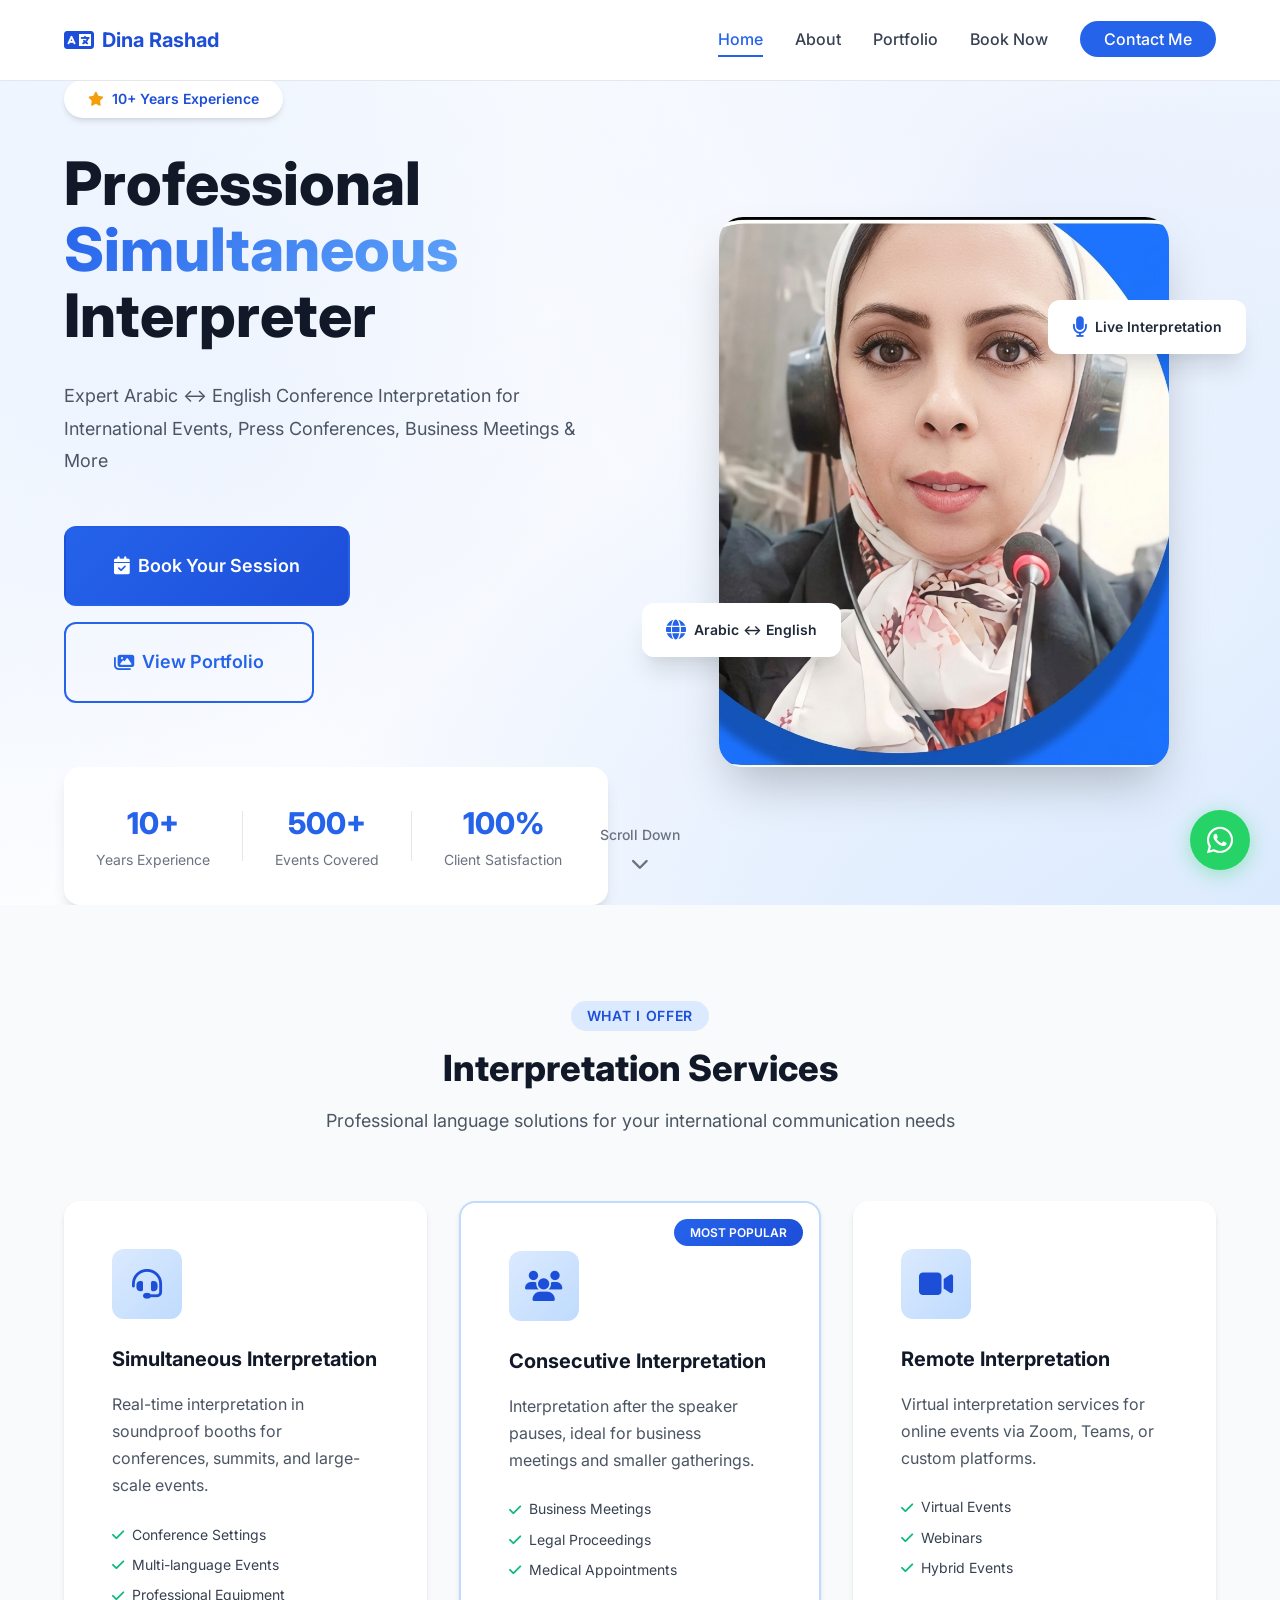
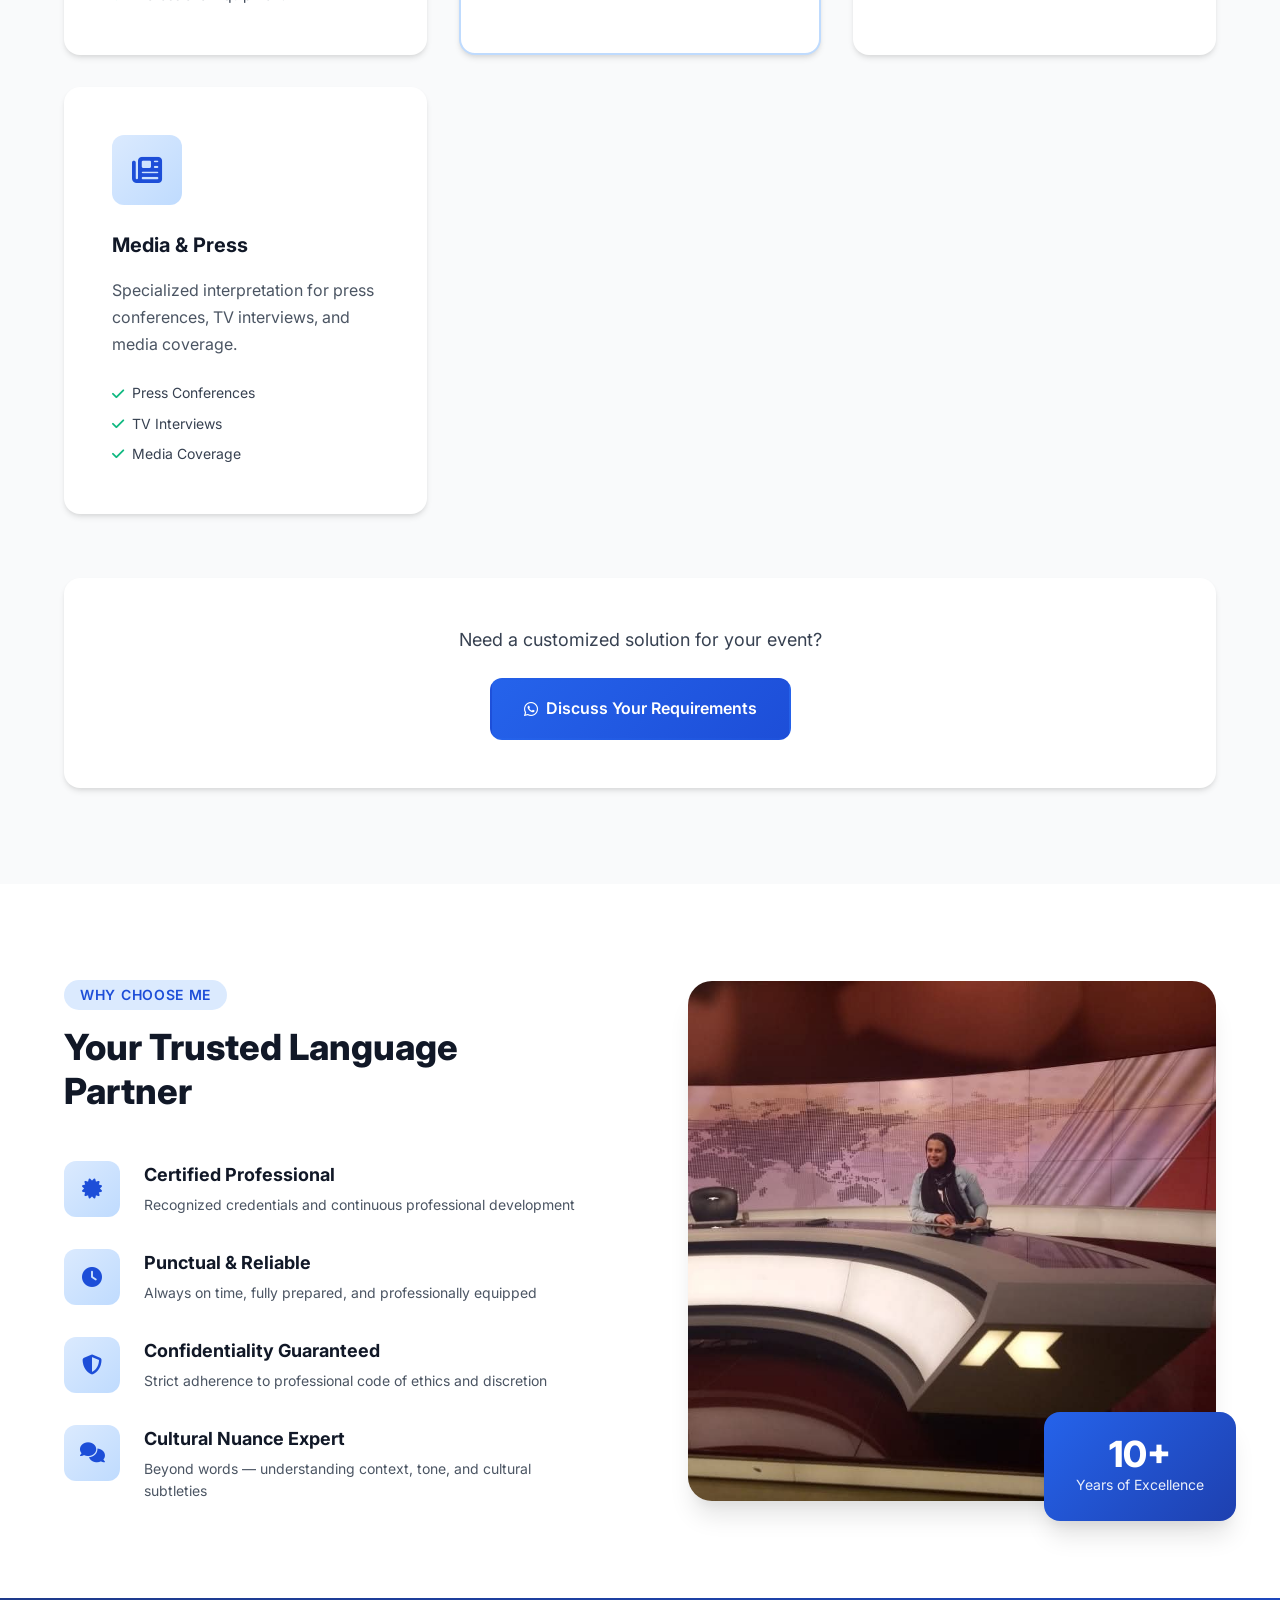
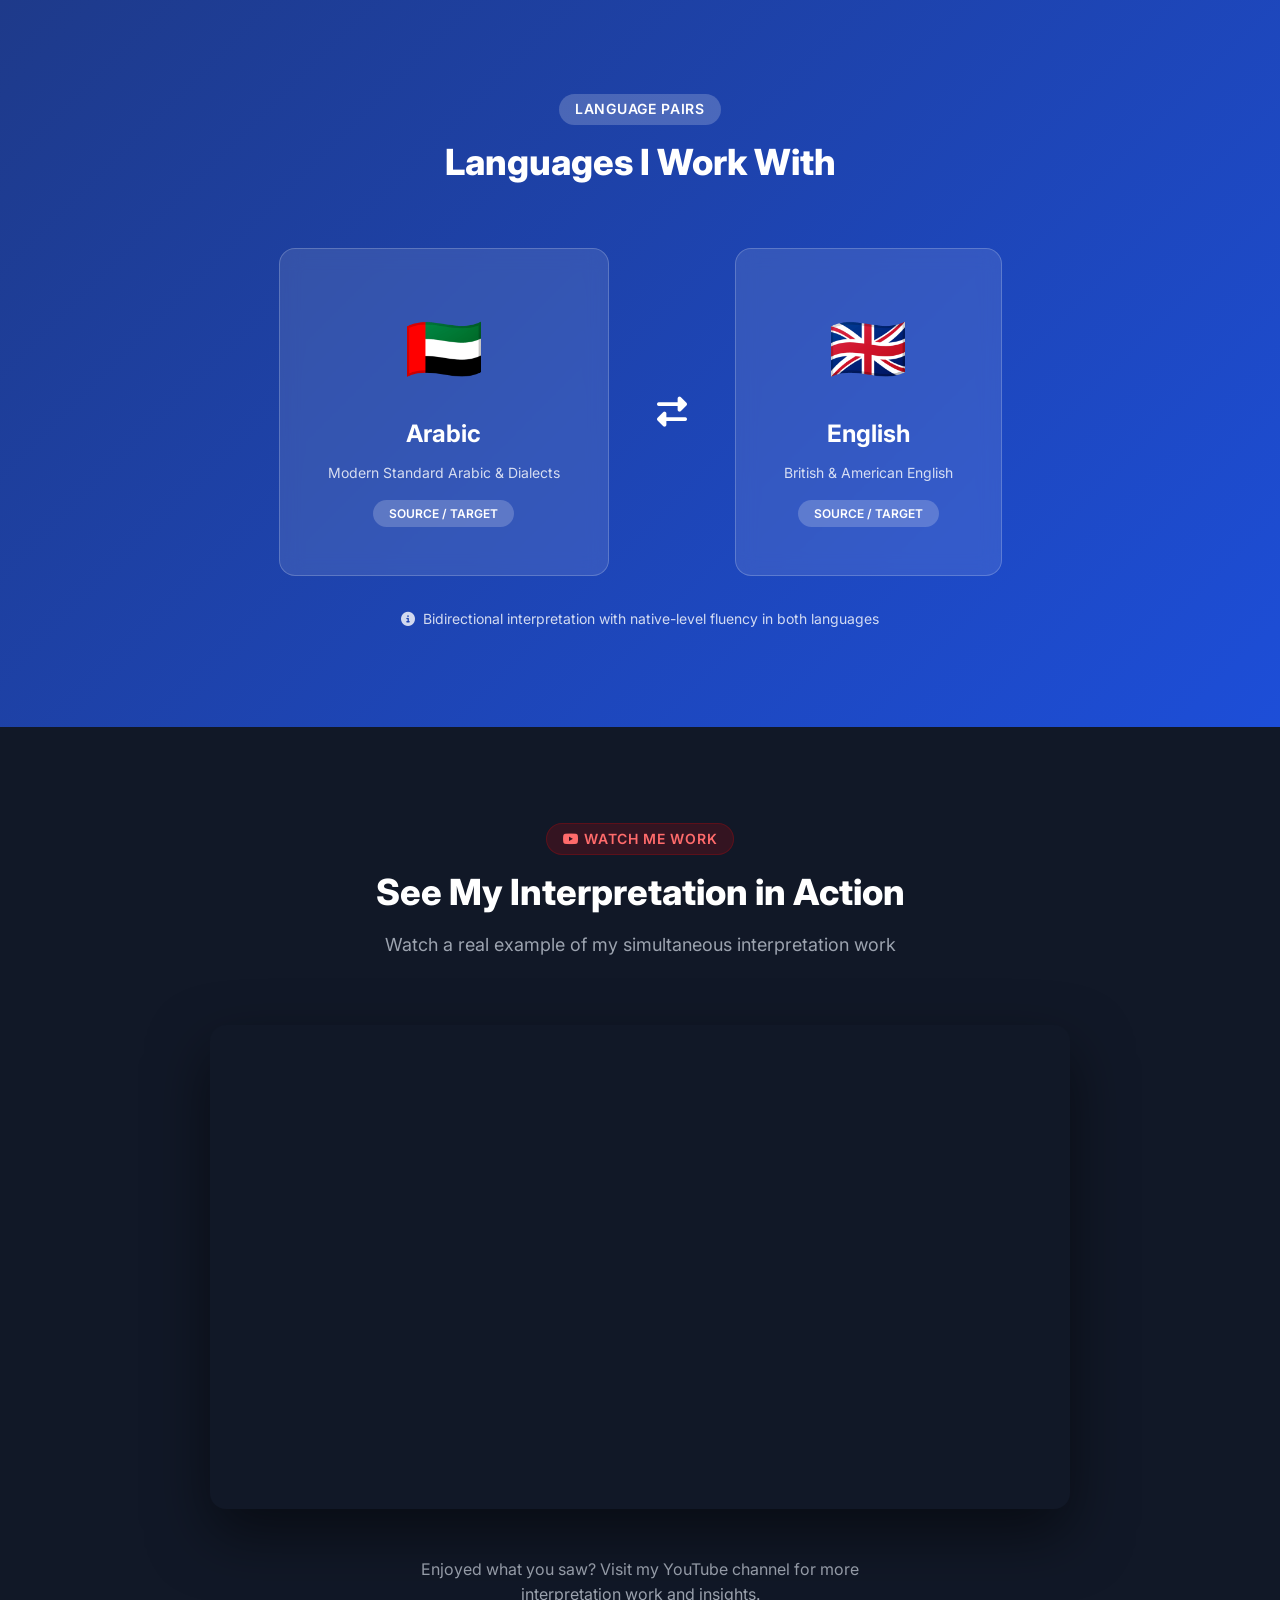
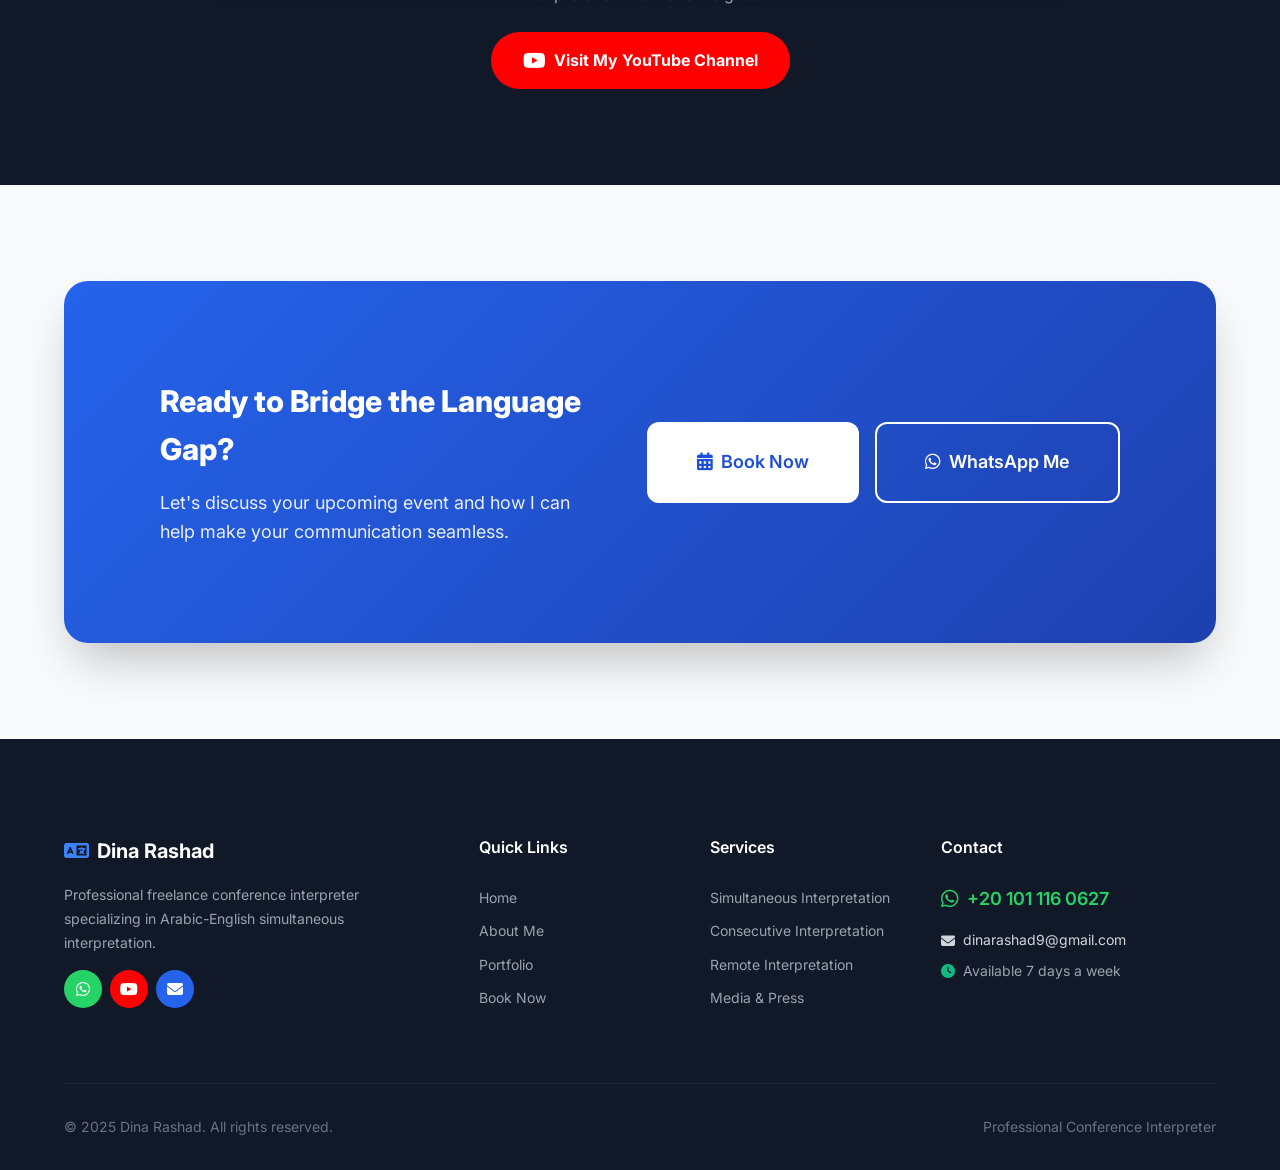
<file: index.html>
<!DOCTYPE html>
<html lang="en">
<head>
    <meta charset="UTF-8">
    <meta name="viewport" content="width=device-width, initial-scale=1.0">
    <title>Dina Rashad | Simultaneous Interpreter</title>
    <meta name="description" content="Professional Freelance Conference Interpreter - 10+ Years Experience in Arabic-English Simultaneous Interpretation">
    <meta name="theme-color" content="#2563eb">
    <meta name="apple-mobile-web-app-capable" content="yes">
    <meta name="apple-mobile-web-app-status-bar-style" content="black-translucent">
    <link rel="icon" type="image/png" sizes="32x32" href="images/profile.jpg">
    <link rel="apple-touch-icon" href="images/profile.jpg">
    <link rel="manifest" href="manifest.json">
    <link rel="preconnect" href="https://fonts.googleapis.com">
    <link rel="preconnect" href="https://fonts.gstatic.com" crossorigin>
    <link href="https://fonts.googleapis.com/css2?family=Inter:wght@300;400;500;600;700;800&display=swap" rel="stylesheet">
    <link rel="stylesheet" href="https://cdnjs.cloudflare.com/ajax/libs/font-awesome/6.4.0/css/all.min.css">
    <link rel="stylesheet" href="CSS/style.css?v=2.0">
    <link rel="stylesheet" href="CSS/responsive.css?v=2.0">
    <link rel="stylesheet" href="CSS/animations.css?v=2.0">
    <style>
        .video-section { background: var(--gray-900); color: white; }
        .video-section .section-tag { background: rgba(255,0,0,0.15); color: #ff6b6b; border: 1px solid rgba(255,0,0,0.2); }
        .video-section .section-title { color: white; }
        .video-section .section-subtitle { color: var(--gray-400); }
        .video-wrapper { position: relative; width: 100%; max-width: 860px; margin: 0 auto var(--spacing-2xl); border-radius: var(--radius-xl); overflow: hidden; box-shadow: 0 25px 60px rgba(0,0,0,0.5); aspect-ratio: 16/9; }
        .video-wrapper iframe { position: absolute; top: 0; left: 0; width: 100%; height: 100%; border: none; }
        .video-footer { display: flex; flex-direction: column; align-items: center; gap: var(--spacing-lg); text-align: center; }
        .video-footer p { color: var(--gray-400); font-size: var(--font-size-base); max-width: 540px; }
        .btn-youtube { display: inline-flex; align-items: center; gap: var(--spacing-sm); background: #FF0000; color: white; padding: var(--spacing-md) var(--spacing-xl); border-radius: var(--radius-full); font-weight: 700; font-size: var(--font-size-base); transition: all var(--transition-base); text-decoration: none; }
        .btn-youtube:hover { background: #cc0000; transform: translateY(-2px); box-shadow: 0 8px 24px rgba(255,0,0,0.35); color: white; }
        .btn-youtube i { font-size: var(--font-size-xl); }
        .footer-social { display: flex; gap: var(--spacing-sm); margin-top: var(--spacing-md); }
        .social-icon { width: 38px; height: 38px; border-radius: 50%; display: flex; align-items: center; justify-content: center; font-size: 16px; transition: all var(--transition-base); color: white; }
        .whatsapp-social { background: #25D366; }
        .whatsapp-social:hover { background: #128C7E; transform: translateY(-2px); }
        .youtube-social { background: #FF0000; }
        .youtube-social:hover { background: #cc0000; transform: translateY(-2px); }
        .email-social { background: var(--primary-600); }
        .email-social:hover { background: var(--primary-700); transform: translateY(-2px); }
    </style>
</head>
<body>

    <nav class="navbar" id="navbar">
        <div class="container nav-container">
            <a href="index.html" class="nav-logo"><i class="fas fa-language"></i><span>Dina Rashad</span></a>
            <button class="nav-toggle" id="navToggle" aria-label="Toggle navigation"><span></span><span></span><span></span></button>
            <ul class="nav-menu" id="navMenu">
                <li><a href="index.html" class="nav-link active">Home</a></li>
                <li><a href="about.html" class="nav-link">About</a></li>
                <li><a href="portfolio.html" class="nav-link">Portfolio</a></li>
                <li><a href="booking.html" class="nav-link">Book Now</a></li>
                <li><a href="contact.html" class="nav-link nav-cta">Contact Me</a></li>
            </ul>
        </div>
    </nav>

    <section class="hero" id="hero">
        <div class="hero-bg-overlay"></div>
        <div class="container hero-container">
            <div class="hero-content">
                <div class="hero-badge animate-fadeInUp"><i class="fas fa-star"></i><span>10+ Years Experience</span></div>
                <h1 class="hero-title animate-fadeInUp delay-1">Professional <span class="highlight">Simultaneous</span> Interpreter</h1>
                <p class="hero-subtitle animate-fadeInUp delay-2">Expert Arabic ↔ English Conference Interpretation for International Events, Press Conferences, Business Meetings & More</p>
                <div class="hero-buttons animate-fadeInUp delay-3">
                    <a href="booking.html" class="btn btn-primary btn-lg"><i class="fas fa-calendar-check"></i> Book Your Session</a>
                    <a href="portfolio.html" class="btn btn-outline btn-lg"><i class="fas fa-images"></i> View Portfolio</a>
                </div>
                <div class="hero-stats animate-fadeInUp delay-4">
                    <div class="stat-item"><span class="stat-number">10+</span><span class="stat-label">Years Experience</span></div>
                    <div class="stat-divider"></div>
                    <div class="stat-item"><span class="stat-number">500+</span><span class="stat-label">Events Covered</span></div>
                    <div class="stat-divider"></div>
                    <div class="stat-item"><span class="stat-number">100%</span><span class="stat-label">Client Satisfaction</span></div>
                </div>
            </div>
            <div class="hero-image animate-fadeInRight">
                <div class="hero-image-wrapper">
                    <img src="images/profile.jpg" alt="Dina Rashad - Professional Interpreter" loading="eager">
                    <div class="hero-image-border"></div>
                </div>
                <div class="floating-card card-1"><i class="fas fa-microphone"></i><span>Live Interpretation</span></div>
                <div class="floating-card card-2"><i class="fas fa-globe"></i><span>Arabic ↔ English</span></div>
            </div>
        </div>
        <div class="hero-scroll-indicator"><a href="#services"><span>Scroll Down</span><i class="fas fa-chevron-down"></i></a></div>
    </section>

    <section class="section services" id="services">
        <div class="container">
            <div class="section-header">
                <span class="section-tag">What I Offer</span>
                <h2 class="section-title">Interpretation Services</h2>
                <p class="section-subtitle">Professional language solutions for your international communication needs</p>
            </div>
            <div class="services-grid">
                <div class="service-card">
                    <div class="service-icon"><i class="fas fa-headset"></i></div>
                    <h3 class="service-title">Simultaneous Interpretation</h3>
                    <p class="service-description">Real-time interpretation in soundproof booths for conferences, summits, and large-scale events.</p>
                    <ul class="service-features">
                        <li><i class="fas fa-check"></i> Conference Settings</li>
                        <li><i class="fas fa-check"></i> Multi-language Events</li>
                        <li><i class="fas fa-check"></i> Professional Equipment</li>
                    </ul>
                </div>
                <div class="service-card featured">
                    <div class="featured-badge">Most Popular</div>
                    <div class="service-icon"><i class="fas fa-users"></i></div>
                    <h3 class="service-title">Consecutive Interpretation</h3>
                    <p class="service-description">Interpretation after the speaker pauses, ideal for business meetings and smaller gatherings.</p>
                    <ul class="service-features">
                        <li><i class="fas fa-check"></i> Business Meetings</li>
                        <li><i class="fas fa-check"></i> Legal Proceedings</li>
                        <li><i class="fas fa-check"></i> Medical Appointments</li>
                    </ul>
                </div>
                <div class="service-card">
                    <div class="service-icon"><i class="fas fa-video"></i></div>
                    <h3 class="service-title">Remote Interpretation</h3>
                    <p class="service-description">Virtual interpretation services for online events via Zoom, Teams, or custom platforms.</p>
                    <ul class="service-features">
                        <li><i class="fas fa-check"></i> Virtual Events</li>
                        <li><i class="fas fa-check"></i> Webinars</li>
                        <li><i class="fas fa-check"></i> Hybrid Events</li>
                    </ul>
                </div>
                <div class="service-card">
                    <div class="service-icon"><i class="fas fa-newspaper"></i></div>
                    <h3 class="service-title">Media & Press</h3>
                    <p class="service-description">Specialized interpretation for press conferences, TV interviews, and media coverage.</p>
                    <ul class="service-features">
                        <li><i class="fas fa-check"></i> Press Conferences</li>
                        <li><i class="fas fa-check"></i> TV Interviews</li>
                        <li><i class="fas fa-check"></i> Media Coverage</li>
                    </ul>
                </div>
            </div>
            <div class="services-cta">
                <p>Need a customized solution for your event?</p>
                <a href="contact.html" class="btn btn-primary"><i class="fab fa-whatsapp"></i> Discuss Your Requirements</a>
            </div>
        </div>
    </section>

    <section class="section why-me">
        <div class="container">
            <div class="why-me-grid">
                <div class="why-me-content">
                    <span class="section-tag">Why Choose Me</span>
                    <h2 class="section-title text-left">Your Trusted Language Partner</h2>
                    <div class="why-me-features">
                        <div class="feature-item"><div class="feature-icon"><i class="fas fa-certificate"></i></div><div class="feature-text"><h4>Certified Professional</h4><p>Recognized credentials and continuous professional development</p></div></div>
                        <div class="feature-item"><div class="feature-icon"><i class="fas fa-clock"></i></div><div class="feature-text"><h4>Punctual & Reliable</h4><p>Always on time, fully prepared, and professionally equipped</p></div></div>
                        <div class="feature-item"><div class="feature-icon"><i class="fas fa-shield-alt"></i></div><div class="feature-text"><h4>Confidentiality Guaranteed</h4><p>Strict adherence to professional code of ethics and discretion</p></div></div>
                        <div class="feature-item"><div class="feature-icon"><i class="fas fa-comments"></i></div><div class="feature-text"><h4>Cultural Nuance Expert</h4><p>Beyond words — understanding context, tone, and cultural subtleties</p></div></div>
                    </div>
                </div>
                <div class="why-me-image">
                    <img src="images/hero-bg.jpg" alt="Professional interpretation in action" loading="lazy">
                    <div class="experience-badge"><span class="years">10+</span><span class="text">Years of Excellence</span></div>
                </div>
            </div>
        </div>
    </section>

    <section class="section languages">
        <div class="container">
            <div class="section-header">
                <span class="section-tag">Language Pairs</span>
                <h2 class="section-title">Languages I Work With</h2>
            </div>
            <div class="languages-showcase">
                <div class="language-card primary"><div class="language-flag">&#127462;&#127466;</div><h3>Arabic</h3><p>Modern Standard Arabic & Dialects</p><span class="language-direction">Source / Target</span></div>
                <div class="language-arrow"><i class="fas fa-exchange-alt"></i></div>
                <div class="language-card secondary"><div class="language-flag">&#127468;&#127463;</div><h3>English</h3><p>British & American English</p><span class="language-direction">Source / Target</span></div>
            </div>
            <p class="languages-note"><i class="fas fa-info-circle"></i> Bidirectional interpretation with native-level fluency in both languages</p>
        </div>
    </section>

    <!-- VIDEO SECTION -->
    <section class="section video-section">
        <div class="container">
            <div class="section-header">
                <span class="section-tag"><i class="fab fa-youtube"></i> Watch Me Work</span>
                <h2 class="section-title">See My Interpretation in Action</h2>
                <p class="section-subtitle">Watch a real example of my simultaneous interpretation work</p>
            </div>
            <div class="video-wrapper">
                <iframe
                    src="https://www.youtube.com/embed/hF5-fc-CakI"
                    title="Dina Rashad - Simultaneous Interpretation"
                    allow="accelerometer; autoplay; clipboard-write; encrypted-media; gyroscope; picture-in-picture"
                    allowfullscreen
                    loading="lazy">
                </iframe>
            </div>
            <div class="video-footer">
                <p>Enjoyed what you saw? Visit my YouTube channel for more interpretation work and insights.</p>
                <a href="https://youtube.com/@dinarashadthelinguist421" class="btn-youtube" target="_blank" rel="noopener">
                    <i class="fab fa-youtube"></i>
                    Visit My YouTube Channel
                </a>
            </div>
        </div>
    </section>

    <section class="section cta-section">
        <div class="container">
            <div class="cta-box">
                <div class="cta-content">
                    <h2>Ready to Bridge the Language Gap?</h2>
                    <p>Let's discuss your upcoming event and how I can help make your communication seamless.</p>
                </div>
                <div class="cta-buttons">
                    <a href="booking.html" class="btn btn-white btn-lg"><i class="fas fa-calendar-alt"></i> Book Now</a>
                    <a href="https://wa.me/201011160627" class="btn btn-outline-white btn-lg" target="_blank" rel="noopener"><i class="fab fa-whatsapp"></i> WhatsApp Me</a>
                </div>
            </div>
        </div>
    </section>

    <footer class="footer">
        <div class="container">
            <div class="footer-grid">
                <div class="footer-brand">
                    <a href="index.html" class="footer-logo"><i class="fas fa-language"></i><span>Dina Rashad</span></a>
                    <p class="footer-description">Professional freelance conference interpreter specializing in Arabic-English simultaneous interpretation.</p>
                    <div class="footer-social">
                        <a href="https://wa.me/201011160627" target="_blank" rel="noopener" aria-label="WhatsApp" class="social-icon whatsapp-social"><i class="fab fa-whatsapp"></i></a>
                        <a href="https://youtube.com/@dinarashadthelinguist421" target="_blank" rel="noopener" aria-label="YouTube" class="social-icon youtube-social"><i class="fab fa-youtube"></i></a>
                        <a href="mailto:dinarashad9@gmail.com" aria-label="Email" class="social-icon email-social"><i class="fas fa-envelope"></i></a>
                    </div>
                </div>
                <div class="footer-links">
                    <h4>Quick Links</h4>
                    <ul>
                        <li><a href="index.html">Home</a></li>
                        <li><a href="about.html">About Me</a></li>
                        <li><a href="portfolio.html">Portfolio</a></li>
                        <li><a href="booking.html">Book Now</a></li>
                        <li><button id="pwa-install-btn" style="display:none;cursor:pointer;background:none;border:none;color:inherit;font:inherit;padding:0;text-align:left;"><i class="fas fa-download"></i> Install App</button></li>
                    </ul>
                </div>
                <div class="footer-services">
                    <h4>Services</h4>
                    <ul>
                        <li><a href="booking.html">Simultaneous Interpretation</a></li>
                        <li><a href="booking.html">Consecutive Interpretation</a></li>
                        <li><a href="booking.html">Remote Interpretation</a></li>
                        <li><a href="booking.html">Media & Press</a></li>
                    </ul>
                </div>
                <div class="footer-contact">
                    <h4>Contact</h4>
                    <a href="https://wa.me/201011160627" class="footer-whatsapp" target="_blank" rel="noopener"><i class="fab fa-whatsapp"></i><span>+20 101 116 0627</span></a>
                    <a href="mailto:dinarashad9@gmail.com" style="display:flex;align-items:center;gap:8px;margin-top:8px;color:inherit;font-size:var(--font-size-sm);"><i class="fas fa-envelope"></i><span>dinarashad9@gmail.com</span></a>
                    <p class="availability" style="margin-top:8px;"><i class="fas fa-clock"></i> Available 7 days a week</p>
                </div>
            </div>
            <div class="footer-bottom">
                <p>&copy; 2025 Dina Rashad. All rights reserved.</p>
                <p class="footer-credit">Professional Conference Interpreter</p>
            </div>
        </div>
    </footer>

    <a href="https://wa.me/201011160627?text=Hi%20Dina%2C%20I'm%20interested%20in%20your%20interpretation%20services" class="whatsapp-float" target="_blanks" rel="noopener" aria-label="Contact on WhatsApp"><i class="fab fa-whatsapp"></i></a>

    <script src="Js/main.js?v=2.1"></script>
    <script src="Js/pwa.js?v=2.1"></script>
</body>
</html>
</file>
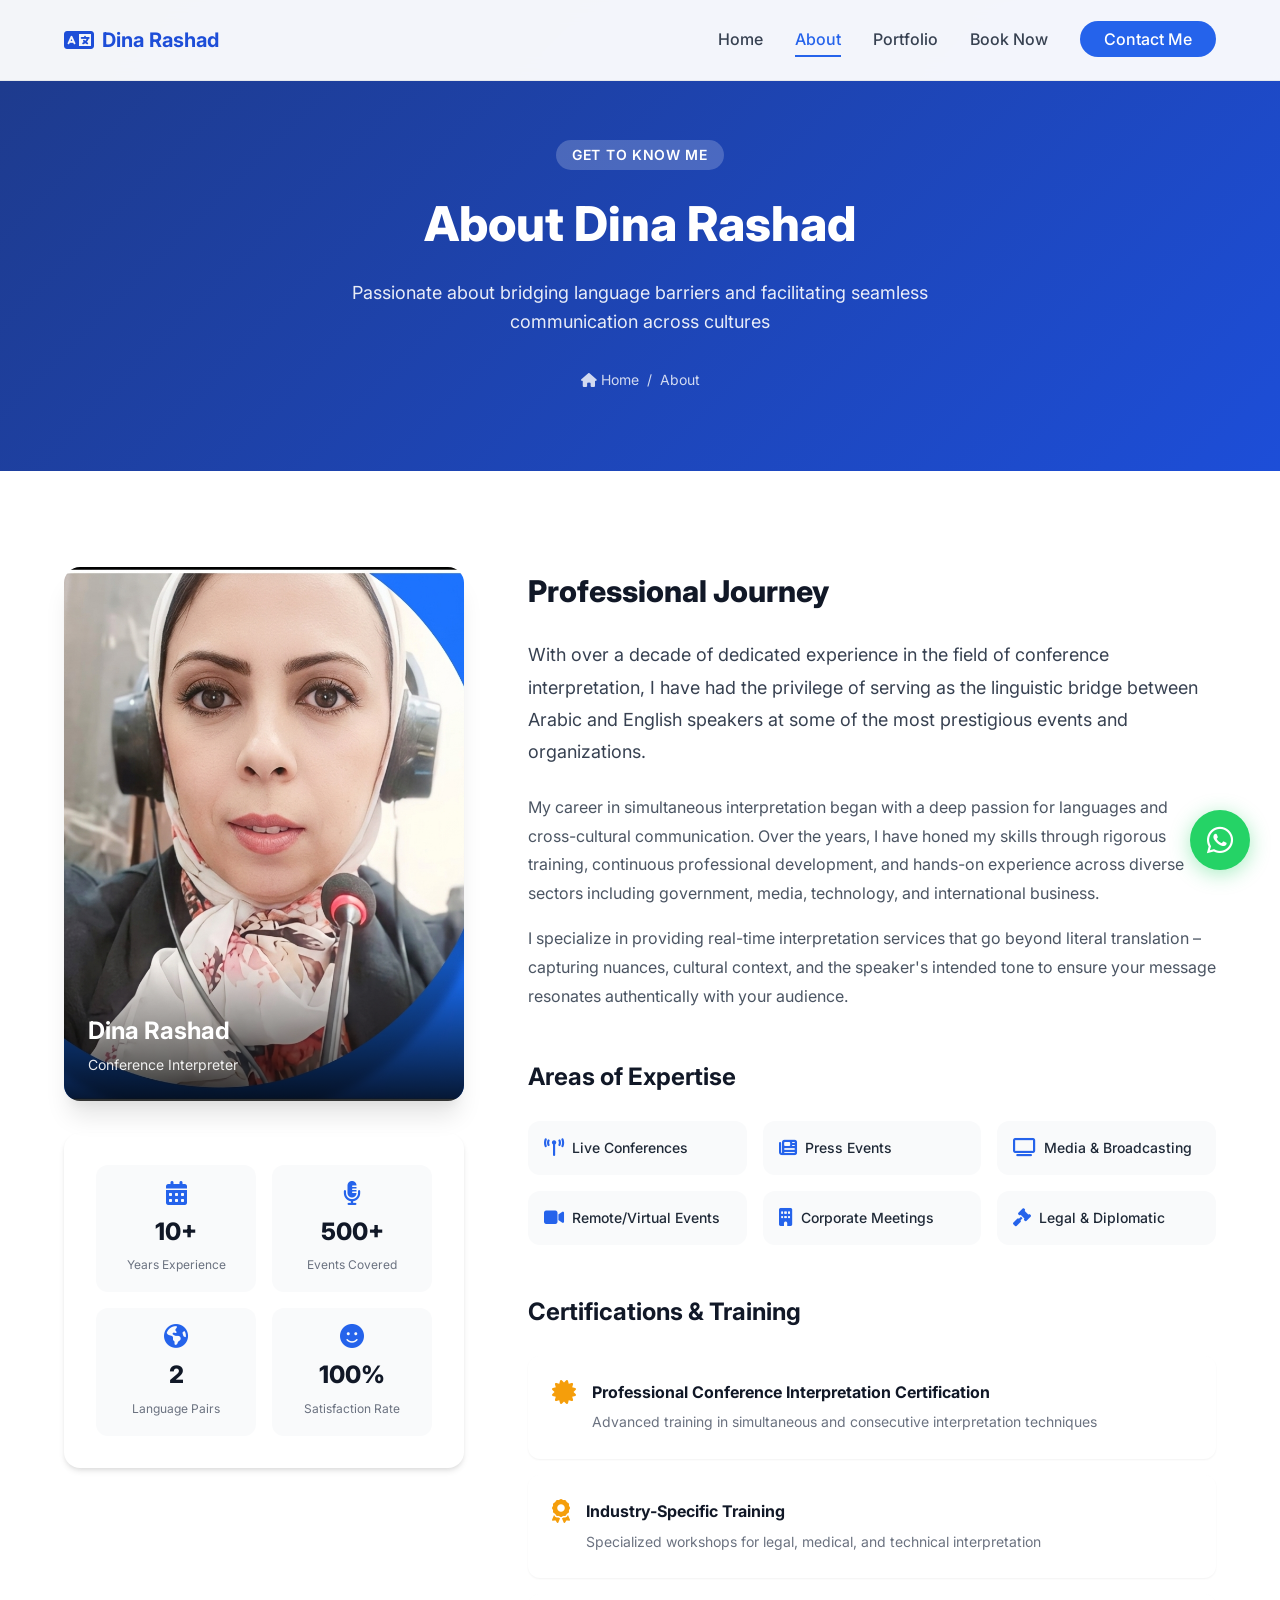
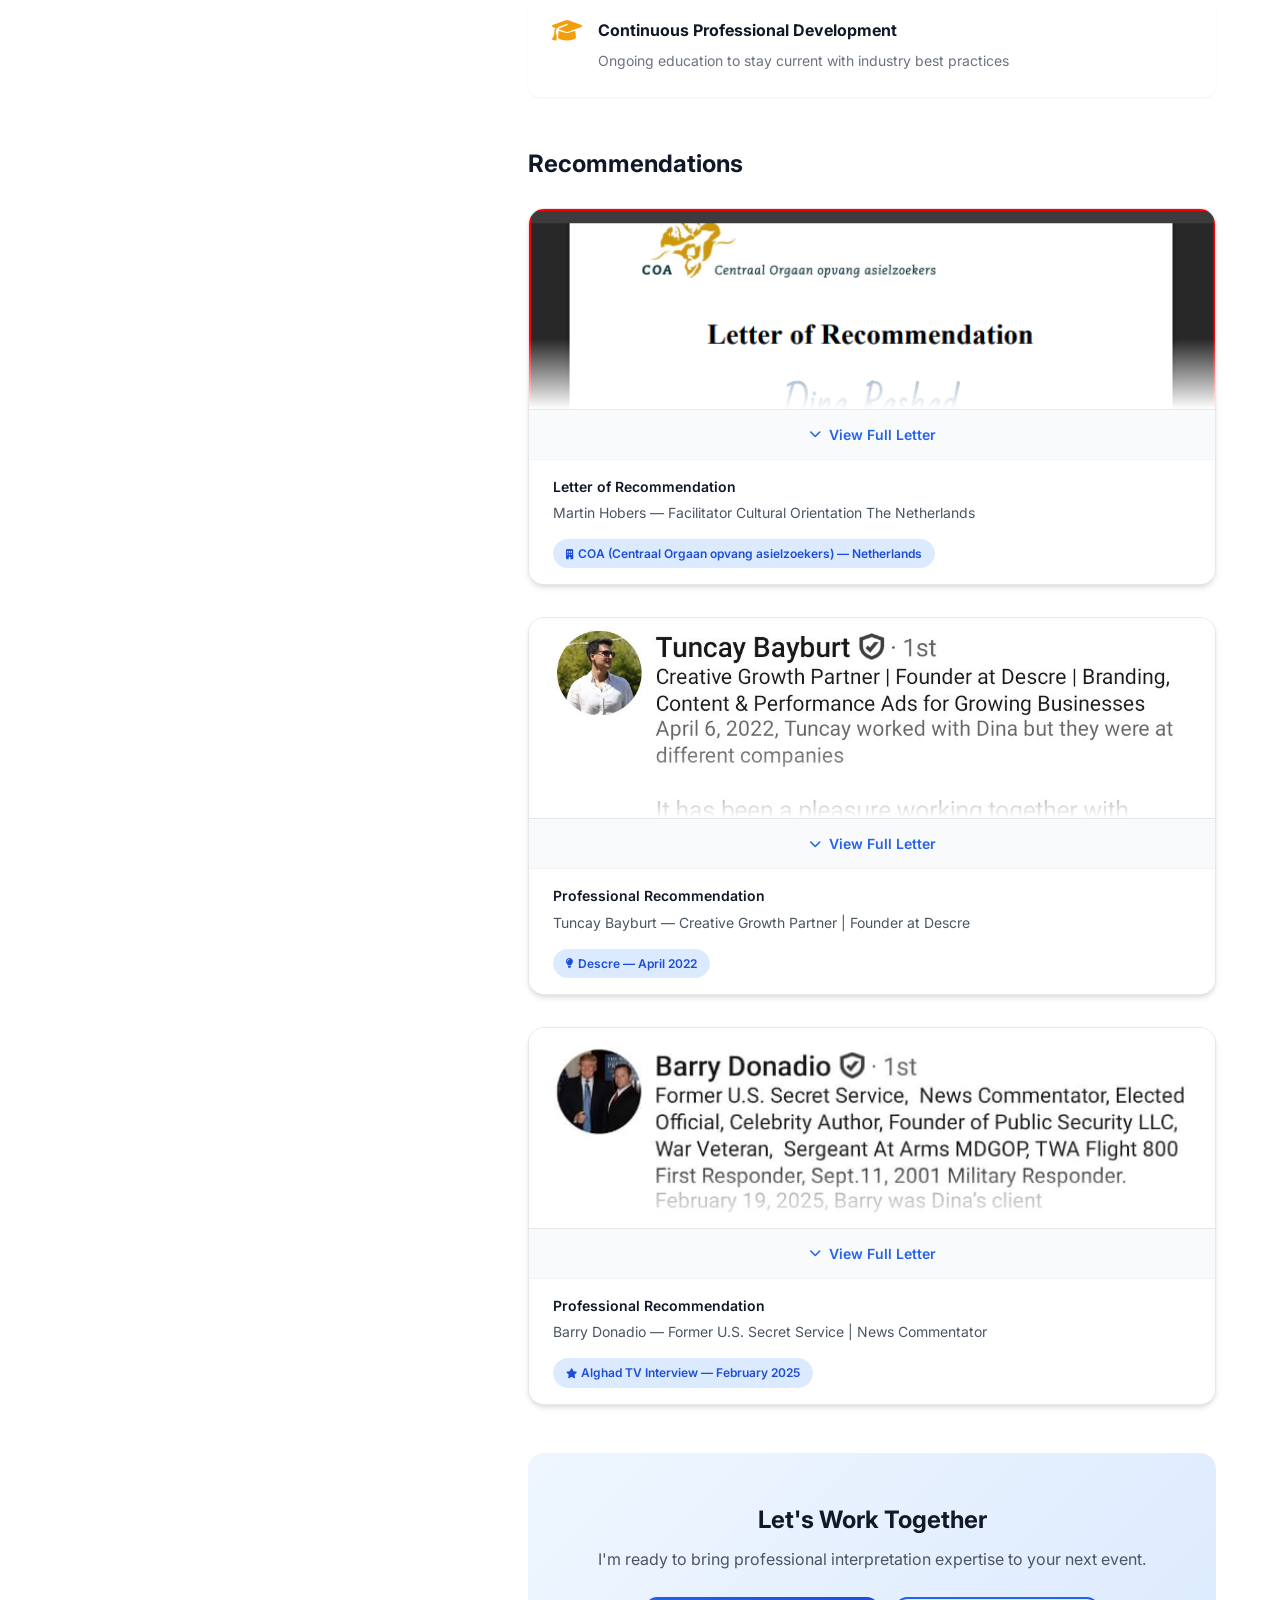
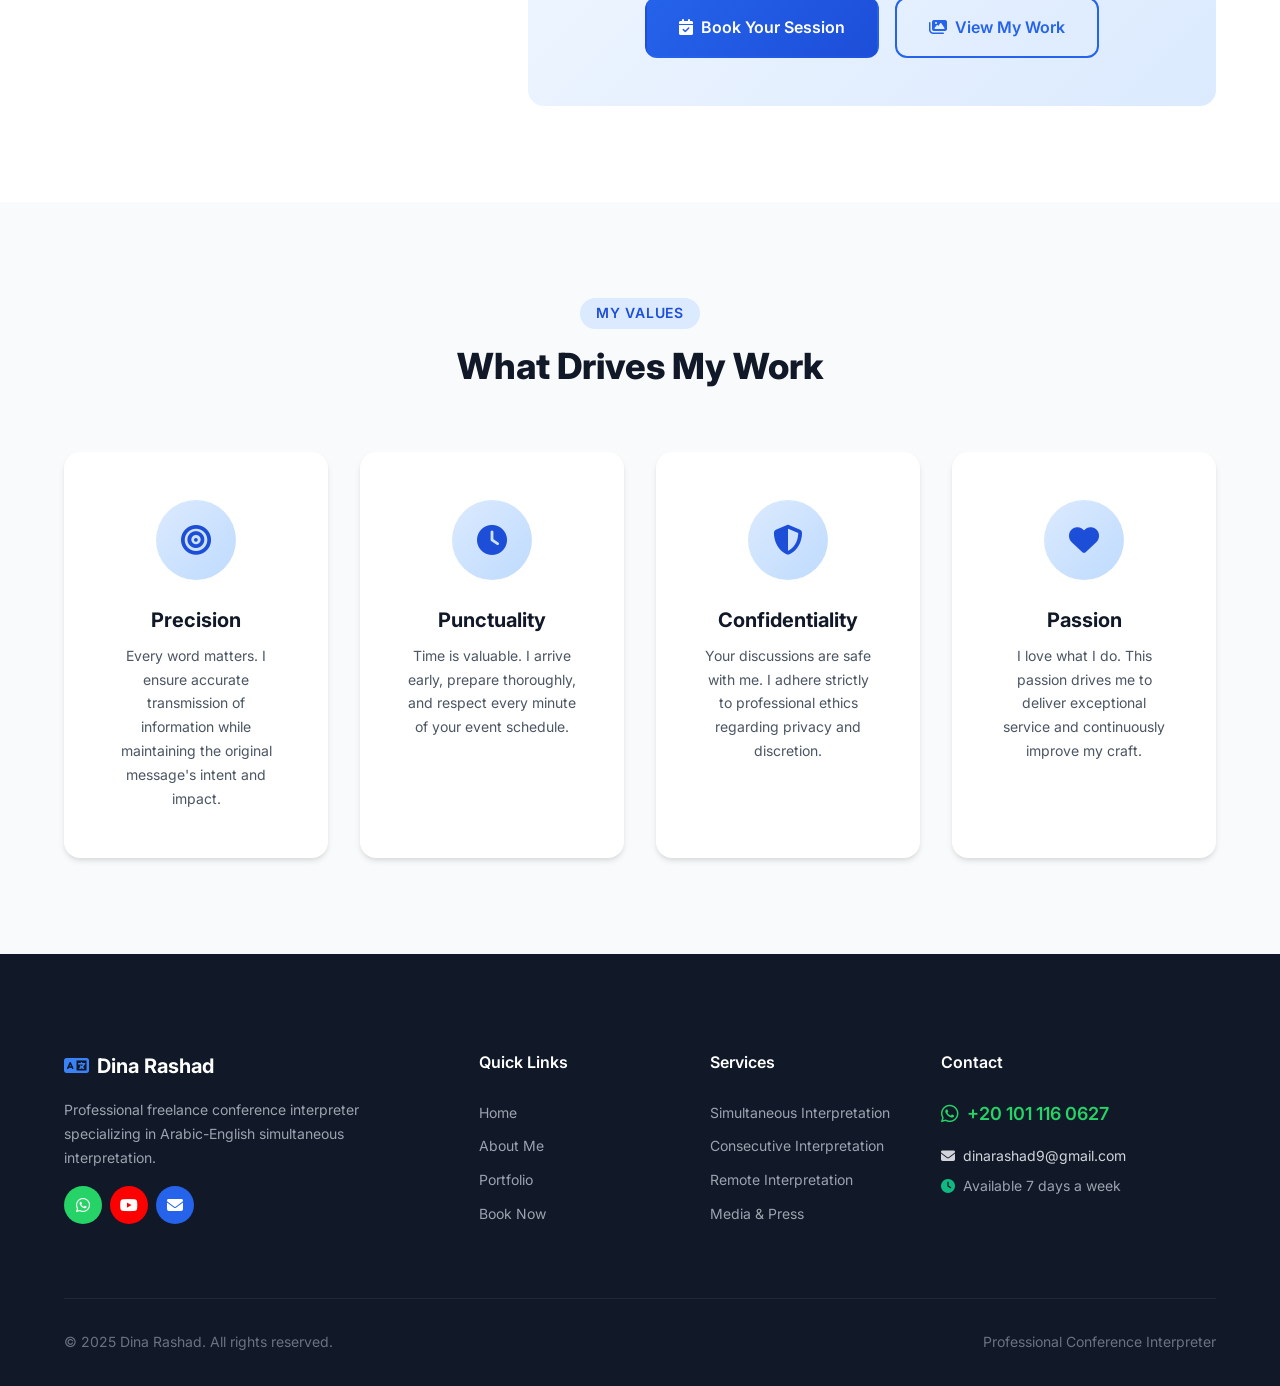
<file: about.html>
<!DOCTYPE html>
<html lang="en">
<head>
    <meta charset="UTF-8">
    <meta name="viewport" content="width=device-width, initial-scale=1.0">
    <title>About Me | Dina Rashad - Professional Interpreter</title>
    <meta name="description" content="Learn more about Dina Rashad - Freelance Conference Interpreter with 10+ years of experience in Arabic-English simultaneous interpretation.">
    <meta name="theme-color" content="#2563eb">
    <meta name="apple-mobile-web-app-capable" content="yes">
    <link rel="icon" type="image/png" sizes="32x32" href="images/profile.jpg">
    <link rel="apple-touch-icon" href="images/profile.jpg">
    <link rel="manifest" href="manifest.json">
    <link rel="preconnect" href="https://fonts.googleapis.com">
    <link rel="preconnect" href="https://fonts.gstatic.com" crossorigin>
    <link href="https://fonts.googleapis.com/css2?family=Inter:wght@300;400;500;600;700;800&display=swap" rel="stylesheet">
    <link rel="stylesheet" href="https://cdnjs.cloudflare.com/ajax/libs/font-awesome/6.4.0/css/all.min.css">
    <link rel="stylesheet" href="CSS/style.css?v=2.1">
    <link rel="stylesheet" href="CSS/responsive.css?v=2.1">
    <link rel="stylesheet" href="CSS/animations.css?v=2.1">
    <style>
        .page-header { background: linear-gradient(135deg, var(--primary-900), var(--primary-700)); padding: 140px 0 80px; color: white; }
        .page-header-content { text-align: center; max-width: 700px; margin: 0 auto; }
        .page-header-content h1 { font-size: clamp(2.5rem, 5vw, var(--font-size-5xl)); font-weight: 800; margin-bottom: var(--spacing-md); }
        .page-header-content p { font-size: var(--font-size-lg); opacity: 0.9; }
        .page-header .section-tag { background: rgba(255,255,255,0.2); color: white; }
        .breadcrumb { display: flex; align-items: center; justify-content: center; gap: var(--spacing-sm); margin-top: var(--spacing-xl); font-size: var(--font-size-sm); opacity: 0.8; }
        .breadcrumb a { color: white; }
        .breadcrumb a:hover { opacity: 1; }
        .about-grid { display: grid; grid-template-columns: 400px 1fr; gap: var(--spacing-3xl); align-items: start; }
        .about-profile-card { position: relative; border-radius: var(--radius-xl); overflow: hidden; box-shadow: var(--shadow-xl); aspect-ratio: 3/4; }
        .about-profile-card img { width: 100%; height: 100%; object-fit: cover; }
        .profile-overlay { position: absolute; bottom: 0; left: 0; right: 0; background: linear-gradient(to top, rgba(0,0,0,0.8), transparent); padding: var(--spacing-2xl) var(--spacing-lg) var(--spacing-lg); color: white; }
        .profile-info h3 { font-size: var(--font-size-2xl); font-weight: 700; margin-bottom: var(--spacing-xs); }
        .profile-info p { opacity: 0.9; font-size: var(--font-size-sm); }
        .quick-stats-card { background: var(--white); border-radius: var(--radius-xl); box-shadow: var(--shadow-md); padding: var(--spacing-xl); margin-top: var(--spacing-xl); display: grid; grid-template-columns: repeat(2,1fr); gap: var(--spacing-md); }
        .stat-box { text-align: center; padding: var(--spacing-md); background: var(--gray-50); border-radius: var(--radius-lg); }
        .stat-box i { font-size: var(--font-size-2xl); color: var(--primary-600); margin-bottom: var(--spacing-sm); display: block; }
        .stat-number { display: block; font-size: var(--font-size-2xl); font-weight: 800; color: var(--gray-900); }
        .stat-text { font-size: var(--font-size-xs); color: var(--gray-500); }
        .bio-section { margin-bottom: var(--spacing-2xl); }
        .bio-section h2 { font-size: var(--font-size-3xl); font-weight: 800; color: var(--gray-900); margin-bottom: var(--spacing-lg); }
        .bio-section .lead { font-size: var(--font-size-lg); color: var(--gray-700); line-height: 1.8; margin-bottom: var(--spacing-lg); }
        .bio-section p { color: var(--gray-600); line-height: 1.8; margin-bottom: var(--spacing-md); }
        .expertise-section { margin-bottom: var(--spacing-2xl); }
        .expertise-section h3 { font-size: var(--font-size-2xl); font-weight: 700; color: var(--gray-900); margin-bottom: var(--spacing-lg); }
        .expertise-grid { display: grid; grid-template-columns: repeat(3,1fr); gap: var(--spacing-md); }
        .expertise-item { display: flex; align-items: center; gap: var(--spacing-sm); padding: var(--spacing-md); background: var(--gray-50); border-radius: var(--radius-lg); transition: all var(--transition-base); }
        .expertise-item:hover { background: var(--primary-100); transform: translateY(-2px); }
        .expertise-item i { color: var(--primary-600); font-size: var(--font-size-lg); }
        .expertise-item span { font-weight: 500; color: var(--gray-800); font-size: var(--font-size-sm); }
        .certifications-section { margin-bottom: var(--spacing-2xl); }
        .certifications-section h3 { font-size: var(--font-size-2xl); font-weight: 700; color: var(--gray-900); margin-bottom: var(--spacing-lg); }
        .certifications-list { display: flex; flex-direction: column; gap: var(--spacing-md); }
        .certifications-list li { display: flex; gap: var(--spacing-md); padding: var(--spacing-lg); background: var(--white); border-radius: var(--radius-lg); box-shadow: var(--shadow-sm); transition: all var(--transition-base); }
        .certifications-list li:hover { box-shadow: var(--shadow-md); transform: translateX(5px); }
        .certifications-list li i { color: var(--warning); font-size: var(--font-size-2xl); flex-shrink: 0; }
        .certifications-list strong { display: block; color: var(--gray-900); margin-bottom: var(--spacing-xs); }
        .certifications-list span { font-size: var(--font-size-sm); color: var(--gray-500); }
        .recommendations-section { margin-bottom: var(--spacing-2xl); }
        .recommendations-section h3 { font-size: var(--font-size-2xl); font-weight: 700; color: var(--gray-900); margin-bottom: var(--spacing-lg); }
        .recommendation-card { background: var(--white); border-radius: var(--radius-xl); box-shadow: var(--shadow-md); overflow: hidden; transition: box-shadow var(--transition-base); cursor: pointer; border: 1px solid var(--gray-200); }
        .recommendation-card:hover { box-shadow: var(--shadow-lg); }
        .recommendation-img-wrap { position: relative; overflow: hidden; max-height: 200px; transition: max-height 0.5s ease; }
        .recommendation-img-wrap::after { content: ''; position: absolute; bottom: 0; left: 0; right: 0; height: 70px; background: linear-gradient(to top, #fff, transparent); pointer-events: none; transition: opacity 0.3s; }
        .recommendation-card.expanded .recommendation-img-wrap { max-height: 3000px; }
        .recommendation-card.expanded .recommendation-img-wrap::after { opacity: 0; }
        .recommendation-img-wrap img { width: 100%; height: auto; display: block; }
        .recommendation-toggle { display: flex; align-items: center; gap: var(--spacing-sm); width: 100%; padding: var(--spacing-md) var(--spacing-lg); background: var(--gray-50); border: none; border-top: 1px solid var(--gray-200); cursor: pointer; font-family: inherit; font-size: var(--font-size-sm); font-weight: 600; color: var(--primary-600); transition: all var(--transition-fast); text-align: left; }
        .recommendation-toggle:hover { background: var(--primary-50); color: var(--primary-700); }
        .recommendation-toggle i { transition: transform var(--transition-base); font-size: 12px; }
        .recommendation-card.expanded .recommendation-toggle i { transform: rotate(180deg); }
        .recommendation-source { padding: var(--spacing-md) var(--spacing-lg); border-top: 1px solid var(--gray-100); background: var(--white); }
        .recommendation-source strong { display: block; font-size: var(--font-size-sm); color: var(--gray-900); font-weight: 600; margin-bottom: var(--spacing-xs); }
        .recommendation-source > span { display: block; font-size: var(--font-size-sm); color: var(--gray-600); margin-bottom: var(--spacing-sm); line-height: 1.5; }
        .source-badge { display: inline-flex; align-items: center; gap: var(--spacing-xs); background: var(--primary-50); color: var(--primary-700); padding: var(--spacing-xs) var(--spacing-sm); border-radius: var(--radius-full); font-size: var(--font-size-xs); font-weight: 500; border: 1px solid var(--primary-100); }
        .source-badge i { font-size: 10px; }
        .about-cta { background: linear-gradient(135deg, var(--primary-50), var(--primary-100)); padding: var(--spacing-2xl); border-radius: var(--radius-xl); text-align: center; }
        .about-cta h4 { font-size: var(--font-size-2xl); font-weight: 700; color: var(--gray-900); margin-bottom: var(--spacing-sm); }
        .about-cta p { color: var(--gray-600); margin-bottom: var(--spacing-lg); }
        .cta-buttons { display: flex; gap: var(--spacing-md); justify-content: center; flex-wrap: wrap; }
        .values-section { background: var(--gray-50); }
        .values-grid { display: grid; grid-template-columns: repeat(4,1fr); gap: var(--spacing-xl); }
        .value-card { background: var(--white); padding: var(--spacing-2xl); border-radius: var(--radius-xl); text-align: center; box-shadow: var(--shadow-md); transition: all var(--transition-base); }
        .value-card:hover { transform: translateY(-8px); box-shadow: var(--shadow-xl); }
        .value-icon { width: 80px; height: 80px; background: linear-gradient(135deg, var(--primary-100), var(--primary-200)); border-radius: 50%; display: flex; align-items: center; justify-content: center; margin: 0 auto var(--spacing-lg); }
        .value-icon i { font-size: var(--font-size-3xl); color: var(--primary-700); }
        .value-card h3 { font-size: var(--font-size-xl); font-weight: 700; color: var(--gray-900); margin-bottom: var(--spacing-sm); }
        .value-card p { color: var(--gray-600); font-size: var(--font-size-sm); line-height: 1.7; }

        /* THE FIX: scroll-animate defined here so it works regardless of animations.css */
        .scroll-animate { opacity: 0; transform: translateY(25px); transition: opacity 0.7s ease, transform 0.7s ease; }
        .scroll-animate.visible { opacity: 1 !important; transform: translateY(0) !important; }

        /* Footer social */
        .footer-social { display: flex; gap: var(--spacing-sm); margin-top: var(--spacing-md); }
        .social-icon { width: 38px; height: 38px; border-radius: 50%; display: flex; align-items: center; justify-content: center; font-size: 16px; transition: all var(--transition-base); color: white; text-decoration: none; }
        .whatsapp-social { background: #25D366; } .whatsapp-social:hover { background: #128C7E; transform: translateY(-2px); }
        .youtube-social { background: #FF0000; } .youtube-social:hover { background: #cc0000; transform: translateY(-2px); }
        .email-social { background: var(--primary-600); } .email-social:hover { background: var(--primary-700); transform: translateY(-2px); }

        @media (max-width: 1024px) { .about-grid { grid-template-columns: 1fr; } .about-image-col { max-width: 400px; margin: 0 auto; } .values-grid { grid-template-columns: repeat(2,1fr); } }
        @media (max-width: 768px) { .expertise-grid { grid-template-columns: repeat(2,1fr); } .values-grid { grid-template-columns: 1fr; } .quick-stats-card { grid-template-columns: 1fr; } }
        @media (max-width: 480px) { .expertise-grid { grid-template-columns: 1fr; } }
    </style>
</head>
<body>

    <nav class="navbar scrolled" id="navbar">
        <div class="container nav-container">
            <a href="index.html" class="nav-logo"><i class="fas fa-language"></i><span>Dina Rashad</span></a>
            <button class="nav-toggle" id="navToggle" aria-label="Toggle navigation"><span></span><span></span><span></span></button>
            <ul class="nav-menu" id="navMenu">
                <li><a href="index.html" class="nav-link">Home</a></li>
                <li><a href="about.html" class="nav-link active">About</a></li>
                <li><a href="portfolio.html" class="nav-link">Portfolio</a></li>
                <li><a href="booking.html" class="nav-link">Book Now</a></li>
                <li><a href="contact.html" class="nav-link nav-cta">Contact Me</a></li>
            </ul>
        </div>
    </nav>

    <section class="page-header">
        <div class="container">
            <div class="page-header-content">
                <span class="section-tag">Get to Know Me</span>
                <h1>About Dina Rashad</h1>
                <p>Passionate about bridging language barriers and facilitating seamless communication across cultures</p>
            </div>
            <div class="breadcrumb">
                <a href="index.html"><i class="fas fa-home"></i> Home</a>
                <span>/</span>
                <span class="current">About</span>
            </div>
        </div>
    </section>

    <section class="section about-section">
        <div class="container">
            <div class="about-grid">
                <div class="about-image-col">
                    <div class="about-profile-card">
                        <img src="images/profile.jpg" alt="Dina Rashad - Professional Interpreter" loading="eager">
                        <div class="profile-overlay">
                            <div class="profile-info"><h3>Dina Rashad</h3><p>Conference Interpreter</p></div>
                        </div>
                    </div>
                    <div class="quick-stats-card">
                        <div class="stat-box"><i class="fas fa-calendar-alt"></i><span class="stat-number">10+</span><span class="stat-text">Years Experience</span></div>
                        <div class="stat-box"><i class="fas fa-microphone-alt"></i><span class="stat-number">500+</span><span class="stat-text">Events Covered</span></div>
                        <div class="stat-box"><i class="fas fa-globe-americas"></i><span class="stat-number">2</span><span class="stat-text">Language Pairs</span></div>
                        <div class="stat-box"><i class="fas fa-smile"></i><span class="stat-number">100%</span><span class="stat-text">Satisfaction Rate</span></div>
                    </div>
                </div>

                <div class="about-content-col">
                    <div class="bio-section">
                        <h2>Professional Journey</h2>
                        <p class="lead">With over a decade of dedicated experience in the field of conference interpretation, I have had the privilege of serving as the linguistic bridge between Arabic and English speakers at some of the most prestigious events and organizations.</p>
                        <p>My career in simultaneous interpretation began with a deep passion for languages and cross-cultural communication. Over the years, I have honed my skills through rigorous training, continuous professional development, and hands-on experience across diverse sectors including government, media, technology, and international business.</p>
                        <p>I specialize in providing real-time interpretation services that go beyond literal translation – capturing nuances, cultural context, and the speaker's intended tone to ensure your message resonates authentically with your audience.</p>
                    </div>

                    <div class="expertise-section">
                        <h3>Areas of Expertise</h3>
                        <div class="expertise-grid">
                            <div class="expertise-item"><i class="fas fa-broadcast-tower"></i><span>Live Conferences</span></div>
                            <div class="expertise-item"><i class="fas fa-newspaper"></i><span>Press Events</span></div>
                            <div class="expertise-item"><i class="fas fa-tv"></i><span>Media & Broadcasting</span></div>
                            <div class="expertise-item"><i class="fas fa-video"></i><span>Remote/Virtual Events</span></div>
                            <div class="expertise-item"><i class="fas fa-building"></i><span>Corporate Meetings</span></div>
                            <div class="expertise-item"><i class="fas fa-gavel"></i><span>Legal & Diplomatic</span></div>
                        </div>
                    </div>

                    <div class="certifications-section">
                        <h3>Certifications & Training</h3>
                        <ul class="certifications-list">
                            <li><i class="fas fa-certificate"></i><div><strong>Professional Conference Interpretation Certification</strong><span>Advanced training in simultaneous and consecutive interpretation techniques</span></div></li>
                            <li><i class="fas fa-award"></i><div><strong>Industry-Specific Training</strong><span>Specialized workshops for legal, medical, and technical interpretation</span></div></li>
                            <li><i class="fas fa-graduation-cap"></i><div><strong>Continuous Professional Development</strong><span>Ongoing education to stay current with industry best practices</span></div></li>
                        </ul>
                    </div>

                    <div class="recommendations-section">
                        <h3>Recommendations</h3>
                        <div class="recommendation-card" id="recCard1" onclick="toggleRecommendation('recCard1')" style="margin-bottom: var(--spacing-xl);">
                            <div class="recommendation-img-wrap"><img src="images/recommendation-coa.jpg" alt="Letter of Recommendation - COA Netherlands" loading="lazy"></div>
                            <button class="recommendation-toggle" onclick="event.stopPropagation(); toggleRecommendation('recCard1')"><i class="fas fa-chevron-down"></i><span>View Full Letter</span></button>
                            <div class="recommendation-source"><strong>Letter of Recommendation</strong><span>Martin Hobers — Facilitator Cultural Orientation The Netherlands</span><div class="source-badge"><i class="fas fa-building"></i> COA (Centraal Orgaan opvang asielzoekers) — Netherlands</div></div>
                        </div>
                        <div class="recommendation-card" id="recCard2" onclick="toggleRecommendation('recCard2')" style="margin-bottom: var(--spacing-xl);">
                            <div class="recommendation-img-wrap"><img src="images/recommendation-tuncay.jpg" alt="Recommendation - Tuncay Bayburt" loading="lazy"></div>
                            <button class="recommendation-toggle" onclick="event.stopPropagation(); toggleRecommendation('recCard2')"><i class="fas fa-chevron-down"></i><span>View Full Letter</span></button>
                            <div class="recommendation-source"><strong>Professional Recommendation</strong><span>Tuncay Bayburt — Creative Growth Partner | Founder at Descre</span><div class="source-badge"><i class="fas fa-lightbulb"></i> Descre — April 2022</div></div>
                        </div>
                        <div class="recommendation-card" id="recCard3" onclick="toggleRecommendation('recCard3')">
                            <div class="recommendation-img-wrap"><img src="images/recommendation-barry.jpg" alt="Recommendation - Barry Donadio" loading="lazy"></div>
                            <button class="recommendation-toggle" onclick="event.stopPropagation(); toggleRecommendation('recCard3')"><i class="fas fa-chevron-down"></i><span>View Full Letter</span></button>
                            <div class="recommendation-source"><strong>Professional Recommendation</strong><span>Barry Donadio — Former U.S. Secret Service | News Commentator</span><div class="source-badge"><i class="fas fa-star"></i> Alghad TV Interview — February 2025</div></div>
                        </div>
                    </div>

                    <div class="about-cta">
                        <h4>Let's Work Together</h4>
                        <p>I'm ready to bring professional interpretation expertise to your next event.</p>
                        <div class="cta-buttons">
                            <a href="booking.html" class="btn btn-primary"><i class="fas fa-calendar-check"></i> Book Your Session</a>
                            <a href="portfolio.html" class="btn btn-outline"><i class="fas fa-images"></i> View My Work</a>
                        </div>
                    </div>
                </div>
            </div>
        </div>
    </section>

    <section class="section values-section">
        <div class="container">
            <div class="section-header">
                <span class="section-tag">My Values</span>
                <h2 class="section-title">What Drives My Work</h2>
            </div>
            <div class="values-grid">
                <div class="value-card scroll-animate">
                    <div class="value-icon"><i class="fas fa-bullseye"></i></div>
                    <h3>Precision</h3>
                    <p>Every word matters. I ensure accurate transmission of information while maintaining the original message's intent and impact.</p>
                </div>
                <div class="value-card scroll-animate">
                    <div class="value-icon"><i class="fas fa-clock"></i></div>
                    <h3>Punctuality</h3>
                    <p>Time is valuable. I arrive early, prepare thoroughly, and respect every minute of your event schedule.</p>
                </div>
                <div class="value-card scroll-animate">
                    <div class="value-icon"><i class="fas fa-shield-alt"></i></div>
                    <h3>Confidentiality</h3>
                    <p>Your discussions are safe with me. I adhere strictly to professional ethics regarding privacy and discretion.</p>
                </div>
                <div class="value-card scroll-animate">
                    <div class="value-icon"><i class="fas fa-heart"></i></div>
                    <h3>Passion</h3>
                    <p>I love what I do. This passion drives me to deliver exceptional service and continuously improve my craft.</p>
                </div>
            </div>
        </div>
    </section>

    <footer class="footer">
        <div class="container">
            <div class="footer-grid">
                <div class="footer-brand">
                    <a href="index.html" class="footer-logo"><i class="fas fa-language"></i><span>Dina Rashad</span></a>
                    <p class="footer-description">Professional freelance conference interpreter specializing in Arabic-English simultaneous interpretation.</p>
                    <div class="footer-social">
                        <a href="https://wa.me/201011160627" target="_blank" rel="noopener" aria-label="WhatsApp" class="social-icon whatsapp-social"><i class="fab fa-whatsapp"></i></a>
                        <a href="https://youtube.com/@dinarashadthelinguist421" target="_blank" rel="noopener" aria-label="YouTube" class="social-icon youtube-social"><i class="fab fa-youtube"></i></a>
                        <a href="mailto:dinarashad9@gmail.com" aria-label="Email" class="social-icon email-social"><i class="fas fa-envelope"></i></a>
                    </div>
                </div>
                <div class="footer-links">
                    <h4>Quick Links</h4>
                    <ul>
                        <li><a href="index.html">Home</a></li>
                        <li><a href="about.html">About Me</a></li>
                        <li><a href="portfolio.html">Portfolio</a></li>
                        <li><a href="booking.html">Book Now</a></li>
                    </ul>
                </div>
                <div class="footer-services">
                    <h4>Services</h4>
                    <ul>
                        <li><a href="booking.html">Simultaneous Interpretation</a></li>
                        <li><a href="booking.html">Consecutive Interpretation</a></li>
                        <li><a href="booking.html">Remote Interpretation</a></li>
                        <li><a href="booking.html">Media & Press</a></li>
                    </ul>
                </div>
                <div class="footer-contact">
                    <h4>Contact</h4>
                    <a href="https://wa.me/201011160627" class="footer-whatsapp" target="_blank" rel="noopener"><i class="fab fa-whatsapp"></i><span>+20 101 116 0627</span></a>
                    <a href="mailto:dinarashad9@gmail.com" style="display:flex;align-items:center;gap:8px;margin-top:8px;color:inherit;font-size:var(--font-size-sm);"><i class="fas fa-envelope"></i><span>dinarashad9@gmail.com</span></a>
                    <p class="availability" style="margin-top:8px;"><i class="fas fa-clock"></i> Available 7 days a week</p>
                </div>
            </div>
            <div class="footer-bottom">
                <p>&copy; 2025 Dina Rashad. All rights reserved.</p>
                <p class="footer-credit">Professional Conference Interpreter</p>
            </div>
        </div>
    </footer>

    <a href="https://wa.me/201011160627?text=Hi%20Dina%2C%20I'd%20love%20to%20learn%20more%20about%20your%20services" class="whatsapp-float" target="_blank" rel="noopener" aria-label="Contact on WhatsApp"><i class="fab fa-whatsapp"></i></a>

    <script>
    function toggleRecommendation(id) {
        var card = document.getElementById(id);
        var isExpanded = card.classList.contains('expanded');
        card.classList.toggle('expanded');
        var btn = card.querySelector('.recommendation-toggle span');
        btn.textContent = isExpanded ? 'View Full Letter' : 'Collapse Letter';
    }

    /* THE FIX — show all scroll-animate elements immediately */
    !function(){
        function show(){
            document.querySelectorAll('.scroll-animate').forEach(function(el){
                el.classList.add('visible');
            });
        }
        show();
        document.addEventListener('DOMContentLoaded', show);
        window.addEventListener('load', show);
    }();
    </script>

    <script src="Js/main.js?v=2.1"></script>
    <script src="Js/pwa.js?v=2.1"></script>
</body>
</html>
</file>
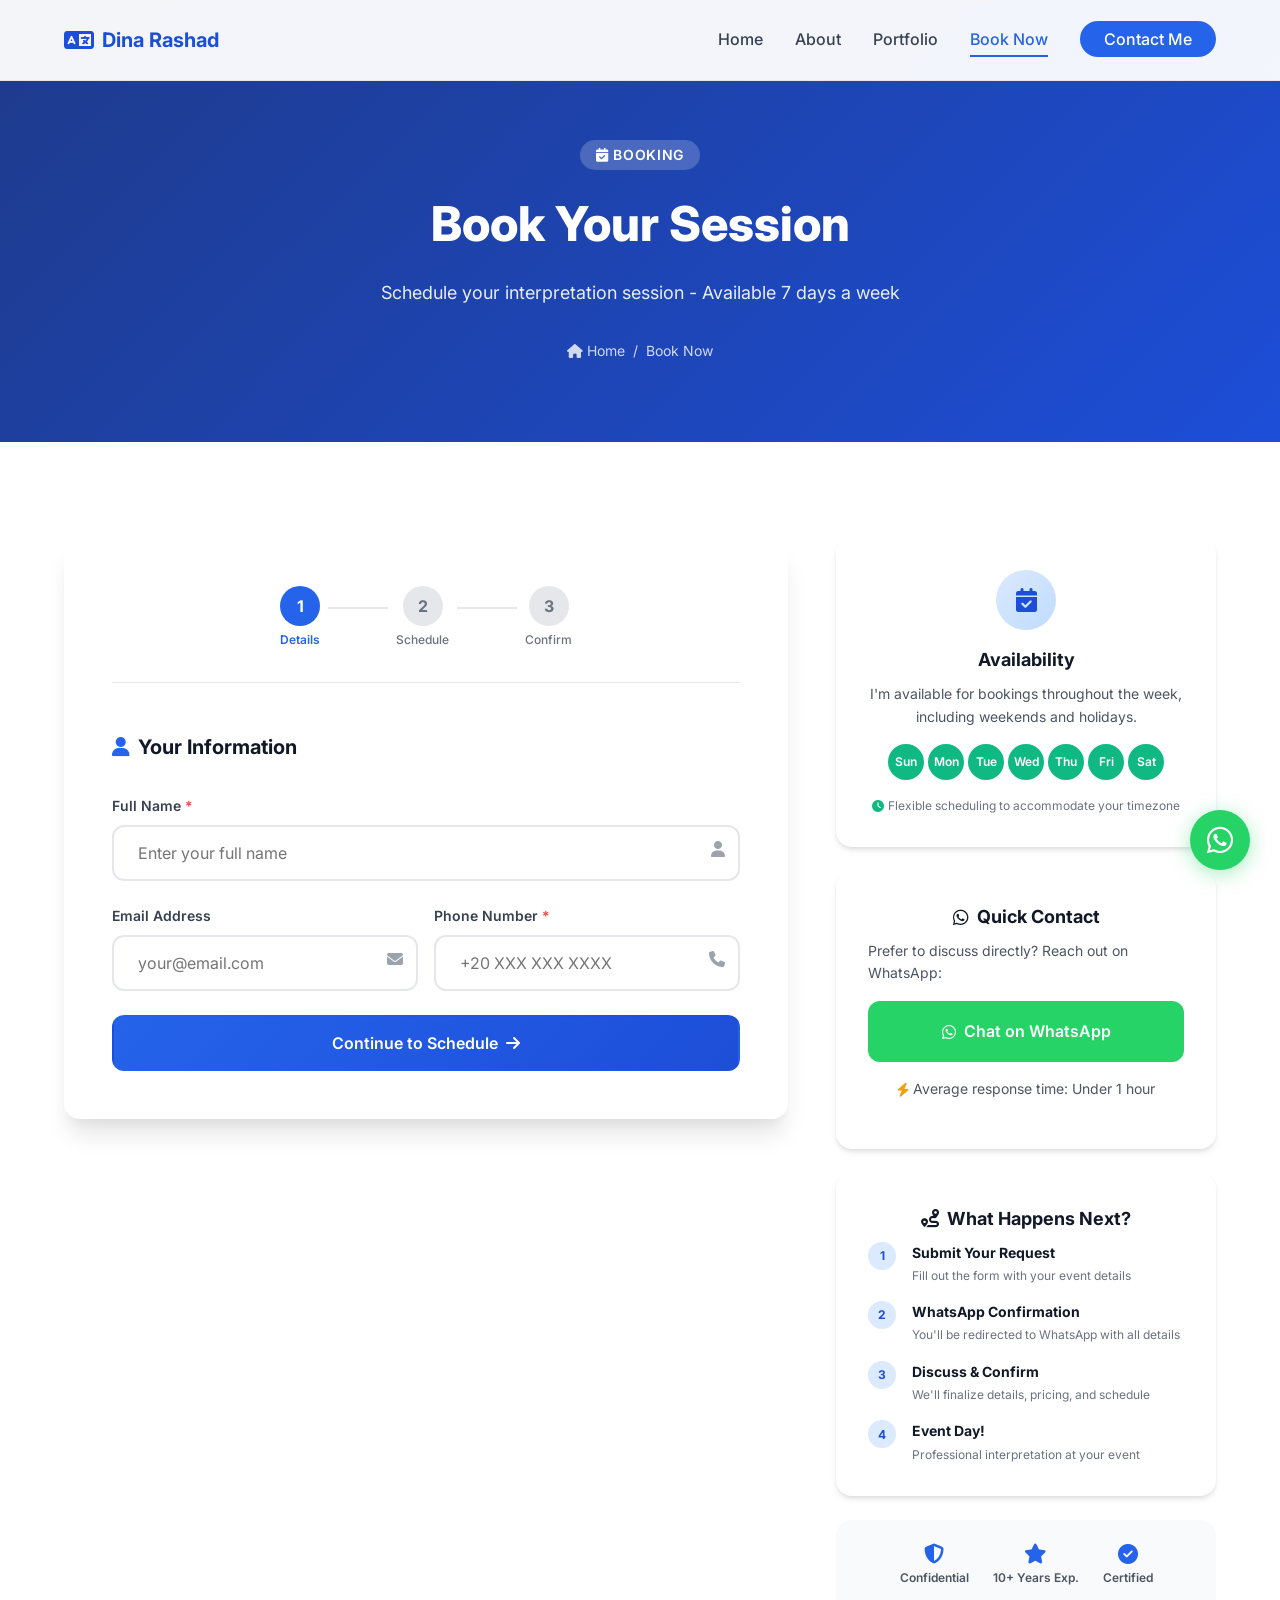
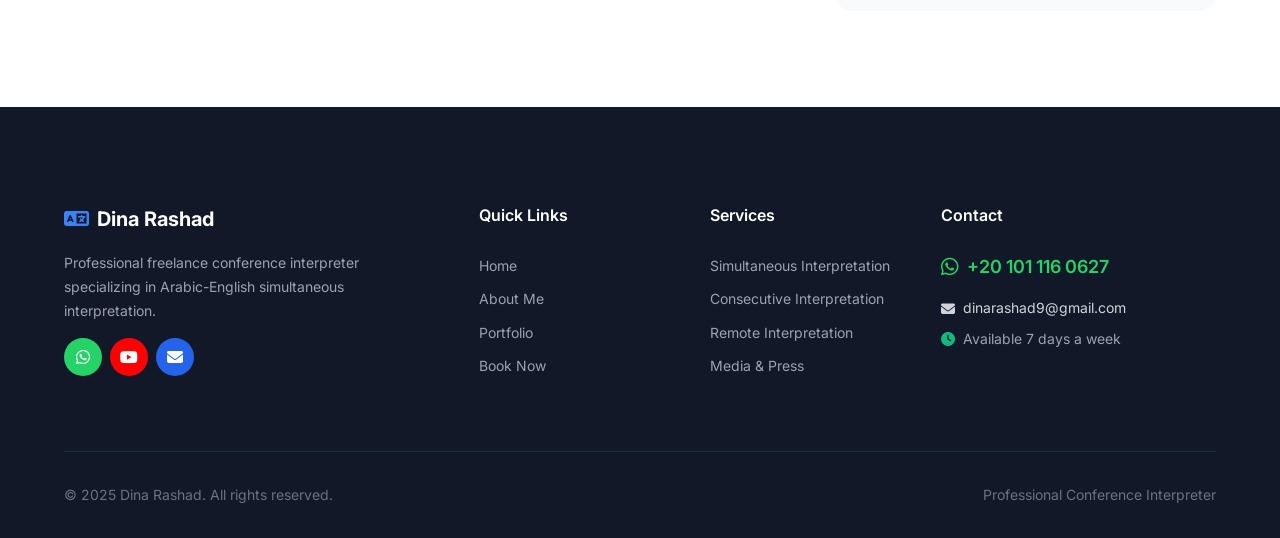
<file: booking.html>
<!DOCTYPE html>
<html lang="en">
<head>
    <meta charset="UTF-8">
    <meta name="viewport" content="width=device-width, initial-scale=1.0">
    <title>Book Now | Dina Rashad - Professional Interpreter</title>
    <meta name="description" content="Book your interpretation session with Dina Rashad. Available 7 days a week for Arabic-English simultaneous interpretation services.">
    <meta name="theme-color" content="#2563eb">
    <meta name="apple-mobile-web-app-capable" content="yes">
    <link rel="icon" type="image/png" sizes="32x32" href="images/profile.jpg">
    <link rel="apple-touch-icon" href="images/profile.jpg">
    <link rel="manifest" href="manifest.json">
    <link rel="preconnect" href="https://fonts.googleapis.com">
    <link rel="preconnect" href="https://fonts.gstatic.com" crossorigin>
    <link href="https://fonts.googleapis.com/css2?family=Inter:wght@300;400;500;600;700;800&display=swap" rel="stylesheet">
    <link rel="stylesheet" href="https://cdnjs.cloudflare.com/ajax/libs/font-awesome/6.4.0/css/all.min.css">
    <link rel="stylesheet" href="CSS/style.css?v=2.1">
    <link rel="stylesheet" href="CSS/responsive.css?v=2.1">
    <link rel="stylesheet" href="CSS/animations.css?v=2.1">
</head>
<body>

    <nav class="navbar scrolled" id="navbar">
        <div class="container nav-container">
            <a href="index.html" class="nav-logo"><i class="fas fa-language"></i><span>Dina Rashad</span></a>
            <button class="nav-toggle" id="navToggle" aria-label="Toggle navigation"><span></span><span></span><span></span></button>
            <ul class="nav-menu" id="navMenu">
                <li><a href="index.html" class="nav-link">Home</a></li>
                <li><a href="about.html" class="nav-link">About</a></li>
                <li><a href="portfolio.html" class="nav-link">Portfolio</a></li>
                <li><a href="booking.html" class="nav-link active">Book Now</a></li>
                <li><a href="contact.html" class="nav-link nav-cta">Contact Me</a></li>
            </ul>
        </div>
    </nav>

    <section class="page-header booking-header">
        <div class="container">
            <div class="page-header-content">
                <span class="section-tag"><i class="fas fa-calendar-check"></i> Booking</span>
                <h1>Book Your Session</h1>
                <p>Schedule your interpretation session - Available 7 days a week</p>
            </div>
            <div class="breadcrumb">
                <a href="index.html"><i class="fas fa-home"></i> Home</a>
                <span>/</span>
                <span class="current">Book Now</span>
            </div>
        </div>
    </section>

    <section class="section booking-section">
        <div class="container">
            <div class="booking-layout">

                <div class="booking-form-container">
                    <form id="bookingForm" class="booking-form" novalidate>

                        <div class="booking-steps">
                            <div class="step active" data-step="1"><span class="step-number">1</span><span class="step-label">Details</span></div>
                            <div class="step-line"></div>
                            <div class="step" data-step="2"><span class="step-number">2</span><span class="step-label">Schedule</span></div>
                            <div class="step-line"></div>
                            <div class="step" data-step="3"><span class="step-number">3</span><span class="step-label">Confirm</span></div>
                        </div>

                        <!-- Step 1 -->
                        <div class="form-step active" id="step1">
                            <h2 class="step-title"><i class="fas fa-user"></i> Your Information</h2>
                            <div class="form-group">
                                <label for="bookingName">Full Name <span class="required">*</span></label>
                                <input type="text" id="bookingName" name="name" placeholder="Enter your full name" required autocomplete="name">
                                <span class="input-icon"><i class="fas fa-user"></i></span>
                            </div>
                            <div class="form-row">
                                <div class="form-group">
                                    <label for="bookingEmail">Email Address</label>
                                    <input type="email" id="bookingEmail" name="email" placeholder="your@email.com" autocomplete="email">
                                    <span class="input-icon"><i class="fas fa-envelope"></i></span>
                                </div>
                                <div class="form-group">
                                    <label for="bookingPhone">Phone Number <span class="required">*</span></label>
                                    <input type="tel" id="bookingPhone" name="phone" placeholder="+20 XXX XXX XXXX" required autocomplete="tel">
                                    <span class="input-icon"><i class="fas fa-phone"></i></span>
                                </div>
                            </div>
                            <button type="button" class="btn btn-primary btn-block next-step" data-next="2">
                                Continue to Schedule <i class="fas fa-arrow-right"></i>
                            </button>
                        </div>

                        <!-- Step 2 -->
                        <div class="form-step" id="step2">
                            <h2 class="step-title"><i class="fas fa-calendar-alt"></i> Event Details & Schedule</h2>
                            <div class="form-group">
                                <label for="eventType">Type of Event <span class="required">*</span></label>
                                <select id="eventType" name="eventType" required>
                                    <option value="">Select event type...</option>
                                    <option value="simultaneous">Simultaneous Interpretation (Conference)</option>
                                    <option value="consecutive">Consecutive Interpretation (Meeting)</option>
                                    <option value="remote">Remote/Virtual Interpretation</option>
                                    <option value="media">Media/Press Conference</option>
                                    <option value="other">Other (Please specify)</option>
                                </select>
                                <span class="input-icon"><i class="fas fa-microphone-alt"></i></span>
                            </div>
                            <div class="form-row">
                                <div class="form-group">
                                    <label for="duration">Estimated Duration</label>
                                    <select id="duration" name="duration">
                                        <option value="">Select duration...</option>
                                        <option value="1-2 hours">1-2 Hours</option>
                                        <option value="half-day">Half Day (4 hours)</option>
                                        <option value="full-day">Full Day (8 hours)</option>
                                        <option value="multi-day">Multi-Day Event</option>
                                        <option value="tbd">To Be Discussed</option>
                                    </select>
                                </div>
                                <div class="form-group">
                                    <label for="attendees">Expected Attendees</label>
                                    <select id="attendees" name="attendees">
                                        <option value="">Select range...</option>
                                        <option value="small">Small (1-10 people)</option>
                                        <option value="medium">Medium (10-50 people)</option>
                                        <option value="large">Large (50-200 people)</option>
                                        <option value="xlarge">Extra Large (200+ people)</option>
                                    </select>
                                </div>
                            </div>

                            <!-- CHANGE 1: date input instead of calendar + time slots -->
                            <div class="form-group" style="margin-top: var(--spacing-lg);">
                                <label for="bookingDate">
                                    <i class="fas fa-calendar-check" style="color:var(--primary-600);margin-right:6px;"></i>
                                    Preferred Date <span class="required">*</span>
                                </label>
                                <input type="date" id="bookingDate" name="date" required style="padding-right: var(--spacing-lg);">
                            </div>

                            <div class="form-buttons">
                                <button type="button" class="btn btn-outline prev-step" data-prev="1"><i class="fas fa-arrow-left"></i> Back</button>
                                <button type="button" class="btn btn-primary next-step" data-next="3">Review Booking <i class="fas fa-arrow-right"></i></button>
                            </div>
                        </div>

                        <!-- Step 3 -->
                        <div class="form-step" id="step3">
                            <h2 class="step-title"><i class="fas fa-comment-dots"></i> Additional Information</h2>
                            <div class="form-group">
                                <label for="eventLocation">Event Location / Platform</label>
                                <input type="text" id="eventLocation" name="location" placeholder="Venue address or virtual platform (Zoom, Teams, etc.)">
                                <span class="input-icon"><i class="fas fa-map-marker-alt"></i></span>
                            </div>
                            <div class="form-group">
                                <label for="bookingMessage">Additional Details / Special Requirements</label>
                                <textarea id="bookingMessage" name="message" rows="4"
                                    placeholder="Tell me more about your event, specific topics, technical terms, or any special requirements..."></textarea>
                            </div>

                            <div class="booking-summary">
                                <h3><i class="fas fa-clipboard-list"></i> Booking Summary</h3>
                                <div id="summaryContent" class="summary-content"></div>
                            </div>

                            <div class="pricing-note">
                                <i class="fas fa-info-circle"></i>
                                <p><strong>Pricing:</strong> Rates are discussed and customized based on event details, duration, and requirements. You'll receive a quote via WhatsApp after submission.</p>
                            </div>

                            <div class="form-buttons">
                                <button type="button" class="btn btn-outline prev-step" data-prev="2"><i class="fas fa-arrow-left"></i> Back</button>
                                <button type="submit" class="btn btn-success btn-lg submit-btn">
                                    <i class="fab fa-whatsapp"></i> Submit via WhatsApp
                                </button>
                            </div>
                        </div>

                    </form>
                </div>

                <div class="booking-sidebar">
                    <div class="sidebar-card availability-card">
                        <div class="card-icon"><i class="fas fa-calendar-check"></i></div>
                        <h3>Availability</h3>
                        <p>I'm available for bookings throughout the week, including weekends and holidays.</p>
                        <div class="availability-days">
                            <span class="day active">Sun</span><span class="day active">Mon</span><span class="day active">Tue</span>
                            <span class="day active">Wed</span><span class="day active">Thu</span><span class="day active">Fri</span><span class="day active">Sat</span>
                        </div>
                        <div class="availability-note"><i class="fas fa-clock"></i> Flexible scheduling to accommodate your timezone</div>
                    </div>

                    <div class="sidebar-card contact-card">
                        <h3><i class="fab fa-whatsapp"></i> Quick Contact</h3>
                        <p>Prefer to discuss directly? Reach out on WhatsApp:</p>
                        <a href="https://wa.me/201011160627?text=Hi%20Dina%2C%20I'd%20like%20to%20inquire%20about%20your%20interpretation%20services"
                           class="btn btn-whatsapp btn-block" target="_blank" rel="noopener">
                            <i class="fab fa-whatsapp"></i> Chat on WhatsApp
                        </a>
                        <p class="contact-note"><i class="fas fa-bolt"></i> Average response time: Under 1 hour</p>
                    </div>

                    <div class="sidebar-card process-card">
                        <h3><i class="fas fa-route"></i> What Happens Next?</h3>
                        <ol class="process-steps">
                            <li><span class="process-num">1</span><div><strong>Submit Your Request</strong><p>Fill out the form with your event details</p></div></li>
                            <li><span class="process-num">2</span><div><strong>WhatsApp Confirmation</strong><p>You'll be redirected to WhatsApp with all details</p></div></li>
                            <li><span class="process-num">3</span><div><strong>Discuss & Confirm</strong><p>We'll finalize details, pricing, and schedule</p></div></li>
                            <li><span class="process-num">4</span><div><strong>Event Day!</strong><p>Professional interpretation at your event</p></div></li>
                        </ol>
                    </div>

                    <div class="trust-badges">
                        <div class="badge-item"><i class="fas fa-shield-alt"></i><span>Confidential</span></div>
                        <div class="badge-item"><i class="fas fa-star"></i><span>10+ Years Exp.</span></div>
                        <div class="badge-item"><i class="fas fa-check-circle"></i><span>Certified</span></div>
                    </div>
                </div>

            </div>
        </div>
    </section>

    <footer class="footer">
        <div class="container">
            <div class="footer-grid">
                <div class="footer-brand">
                    <a href="index.html" class="footer-logo"><i class="fas fa-language"></i><span>Dina Rashad</span></a>
                    <p class="footer-description">Professional freelance conference interpreter specializing in Arabic-English simultaneous interpretation.</p>
                    <div class="footer-social">
                        <a href="https://wa.me/201011160627" target="_blank" rel="noopener" aria-label="WhatsApp" class="social-icon whatsapp-social"><i class="fab fa-whatsapp"></i></a>
                        <a href="https://youtube.com/@dinarashadthelinguist421" target="_blank" rel="noopener" aria-label="YouTube" class="social-icon youtube-social"><i class="fab fa-youtube"></i></a>
                        <a href="mailto:dinarashad9@gmail.com" aria-label="Email" class="social-icon email-social"><i class="fas fa-envelope"></i></a>
                    </div>
                </div>
                <div class="footer-links">
                    <h4>Quick Links</h4>
                    <ul>
                        <li><a href="index.html">Home</a></li>
                        <li><a href="about.html">About Me</a></li>
                        <li><a href="portfolio.html">Portfolio</a></li>
                        <li><a href="booking.html">Book Now</a></li>
                    </ul>
                </div>
                <div class="footer-services">
                    <h4>Services</h4>
                    <ul>
                        <li><a href="booking.html">Simultaneous Interpretation</a></li>
                        <li><a href="booking.html">Consecutive Interpretation</a></li>
                        <li><a href="booking.html">Remote Interpretation</a></li>
                        <li><a href="booking.html">Media & Press</a></li>
                    </ul>
                </div>
                <div class="footer-contact">
                    <h4>Contact</h4>
                    <a href="https://wa.me/201011160627" class="footer-whatsapp" target="_blank" rel="noopener"><i class="fab fa-whatsapp"></i><span>+20 101 116 0627</span></a>
                    <a href="mailto:dinarashad9@gmail.com" style="display:flex;align-items:center;gap:8px;margin-top:8px;color:inherit;font-size:var(--font-size-sm);"><i class="fas fa-envelope"></i><span>dinarashad9@gmail.com</span></a>
                    <p class="availability" style="margin-top:8px;"><i class="fas fa-clock"></i> Available 7 days a week</p>
                </div>
            </div>
            <div class="footer-bottom">
                <p>&copy; 2025 Dina Rashad. All rights reserved.</p>
                <p class="footer-credit">Professional Conference Interpreter</p>
            </div>
        </div>
    </footer>

    <a href="https://wa.me/201011160627?text=Hi%20Dina%2C%20I'd%20like%20to%20book%20an%20interpretation%20session"
       class="whatsapp-float" target="_blank" rel="noopener" aria-label="Contact on WhatsApp">
        <i class="fab fa-whatsapp"></i>
    </a>

    <script src="Js/main.js?v=2.1"></script>
    <script src="Js/pwa.js?v=2.1"></script>

    <script>
        document.addEventListener('DOMContentLoaded', function() { initBookingSteps(); });

        // Submit handler
        document.getElementById('bookingForm').addEventListener('submit', function(e) {
            e.preventDefault();
            var name     = document.getElementById('bookingName').value;
            var phone    = document.getElementById('bookingPhone').value;
            var email    = document.getElementById('bookingEmail').value;
            var typeEl   = document.getElementById('eventType');
            var type     = typeEl.options[typeEl.selectedIndex].text;
            var duration = document.getElementById('duration').value;
            var date     = document.getElementById('bookingDate').value;
            var location = document.getElementById('eventLocation').value;
            var message  = document.getElementById('bookingMessage').value;
            var dateStr  = date ? new Date(date + 'T12:00:00').toLocaleDateString('en-US', {weekday:'long',year:'numeric',month:'long',day:'numeric'}) : '';

            var text = 'Hello Dina! 👋\n\nI would like to book your interpretation services.\n\n'
                + '👤 Name: ' + name + '\n'
                + '📞 Phone: ' + phone + '\n'
                + (email ? '📧 Email: ' + email + '\n' : '')
                + '🎤 Event Type: ' + type + '\n'
                + (duration ? '⏱ Duration: ' + duration + '\n' : '')
                + (dateStr ? '📅 Date: ' + dateStr + '\n' : '')
                + (location ? '📍 Location: ' + location + '\n' : '')
                + (message ? '\n📝 Notes: ' + message : '');

            window.open('https://wa.me/201011160627?text=' + encodeURIComponent(text), '_blank');
        });

        function initBookingSteps() {
            document.querySelectorAll('.next-step').forEach(btn => {
                btn.addEventListener('click', function() {
                    const currentStep = this.closest('.form-step');
                    const nextStepNum = this.dataset.next;
                    if (validateCurrentStep(currentStep)) {
                        goToStep(nextStepNum);
                        if (nextStepNum === '3') updateBookingSummary();
                    }
                });
            });
            document.querySelectorAll('.prev-step').forEach(btn => {
                btn.addEventListener('click', function() { goToStep(this.dataset.prev); });
            });
        }

        function validateCurrentStep(step) {
            const requiredFields = step.querySelectorAll('[required]');
            let isValid = true;
            requiredFields.forEach(field => {
                if (!field.value.trim()) {
                    isValid = false;
                    field.classList.add('error');
                    showFieldError(field, 'This field is required');
                } else {
                    field.classList.remove('error');
                    clearFieldError(field);
                }
            });
            if (!isValid) showNotification('Please fill in all required fields.', 'error');
            return isValid;
        }

        function goToStep(stepNum) {
            document.querySelectorAll('.form-step').forEach(s => s.classList.remove('active'));
            document.getElementById('step' + stepNum).classList.add('active');
            document.querySelectorAll('.booking-steps .step').forEach(ind => {
                ind.classList.remove('active', 'completed');
                if (parseInt(ind.dataset.step) === parseInt(stepNum)) ind.classList.add('active');
                else if (parseInt(ind.dataset.step) < parseInt(stepNum)) ind.classList.add('completed');
            });
            document.querySelector('.booking-form').scrollIntoView({ behavior: 'smooth', block: 'start' });
        }

        function updateBookingSummary() {
            const summary = document.getElementById('summaryContent');
            const eventType = document.getElementById('eventType');
            const date = document.getElementById('bookingDate')?.value;
            const dateFormatted = date ? new Date(date + 'T12:00:00').toLocaleDateString('en-US', {weekday:'long',year:'numeric',month:'long',day:'numeric'}) : '-';
            summary.innerHTML = `
                <div class="summary-row"><span class="summary-label"><i class="fas fa-user"></i> Name:</span><span class="summary-value">${document.getElementById('bookingName')?.value||'-'}</span></div>
                <div class="summary-row"><span class="summary-label"><i class="fas fa-phone"></i> Phone:</span><span class="summary-value">${document.getElementById('bookingPhone')?.value||'-'}</span></div>
                <div class="summary-row"><span class="summary-label"><i class="fas fa-envelope"></i> Email:</span><span class="summary-value">${document.getElementById('bookingEmail')?.value||'-'}</span></div>
                <div class="summary-divider"></div>
                <div class="summary-row"><span class="summary-label"><i class="fas fa-microphone"></i> Event:</span><span class="summary-value">${eventType?.options[eventType?.selectedIndex]?.text||'-'}</span></div>
                <div class="summary-row"><span class="summary-label"><i class="fas fa-clock"></i> Duration:</span><span class="summary-value">${document.getElementById('duration')?.value||'-'}</span></div>
                <div class="summary-row"><span class="summary-label"><i class="fas fa-calendar"></i> Date:</span><span class="summary-value">${dateFormatted}</span></div>
                ${document.getElementById('eventLocation')?.value ? `<div class="summary-row"><span class="summary-label"><i class="fas fa-map-marker-alt"></i> Location:</span><span class="summary-value">${document.getElementById('eventLocation').value}</span></div>` : ''}
            `;
        }

        function showFieldError(input, message) {
            let el = input.parentElement.querySelector('.field-error');
            if (!el) { el = document.createElement('span'); el.className = 'field-error'; input.parentElement.appendChild(el); }
            el.textContent = message;
        }
        function clearFieldError(input) {
            const el = input.parentElement.querySelector('.field-error');
            if (el) el.remove();
        }
    </script>

    <style>
        .page-header { background: linear-gradient(135deg, var(--primary-900), var(--primary-700)); padding: 140px 0 80px; color: white; }
        .page-header-content { text-align: center; max-width: 700px; margin: 0 auto; }
        .page-header-content h1 { font-size: clamp(2.5rem, 5vw, var(--font-size-5xl)); font-weight: 800; margin-bottom: var(--spacing-md); }
        .page-header-content p { font-size: var(--font-size-lg); opacity: 0.9; }
        .page-header .section-tag { background: rgba(255,255,255,0.2); color: white; }
        .breadcrumb { display: flex; align-items: center; justify-content: center; gap: var(--spacing-sm); margin-top: var(--spacing-xl); font-size: var(--font-size-sm); opacity: 0.8; }
        .breadcrumb a { color: white; }

        /* CHANGE 2: mobile-first layout to fix stretch */
        .booking-layout { display: flex; flex-direction: column; gap: var(--spacing-2xl); }
        @media (min-width: 1025px) { .booking-layout { display: grid; grid-template-columns: 1fr 380px; align-items: start; } }

        .booking-form-container { background: var(--white); border-radius: var(--radius-xl); box-shadow: var(--shadow-xl); padding: var(--spacing-2xl); }
        .booking-steps { display: flex; align-items: center; justify-content: center; gap: var(--spacing-sm); margin-bottom: var(--spacing-2xl); padding-bottom: var(--spacing-xl); border-bottom: 1px solid var(--gray-200); }
        .step { display: flex; flex-direction: column; align-items: center; gap: var(--spacing-xs); }
        .step-number { width: 40px; height: 40px; border-radius: 50%; background: var(--gray-200); color: var(--gray-500); display: flex; align-items: center; justify-content: center; font-weight: 700; transition: all var(--transition-base); }
        .step.active .step-number, .step.completed .step-number { background: var(--primary-600); color: var(--white); }
        .step-label { font-size: var(--font-size-xs); color: var(--gray-500); font-weight: 500; }
        .step.active .step-label { color: var(--primary-600); font-weight: 600; }
        .step-line { width: 60px; height: 2px; background: var(--gray-200); margin-bottom: 20px; }
        .form-step { display: none; }
        .form-step.active { display: block; animation: fadeIn 0.3s ease; }
        @keyframes fadeIn { from { opacity: 0; transform: translateY(10px); } to { opacity: 1; transform: translateY(0); } }
        .step-title { font-size: var(--font-size-xl); font-weight: 700; color: var(--gray-900); margin-bottom: var(--spacing-xl); display: flex; align-items: center; gap: var(--spacing-sm); }
        .step-title i { color: var(--primary-600); }
        .form-group { position: relative; margin-bottom: var(--spacing-lg); }
        .form-group label { display: block; font-weight: 600; color: var(--gray-700); margin-bottom: var(--spacing-sm); font-size: var(--font-size-sm); }
        .required { color: var(--error); }
        .form-group input, .form-group select, .form-group textarea { width: 100%; padding: var(--spacing-md) var(--spacing-lg); padding-right: 45px; border: 2px solid var(--gray-200); border-radius: var(--radius-lg); font-size: var(--font-size-base); font-family: inherit; transition: all var(--transition-base); background: var(--white); }
        .form-group input[type="date"] { padding-right: var(--spacing-lg); }
        .form-group textarea { padding-right: var(--spacing-lg); resize: vertical; }
        .form-group input:focus, .form-group select:focus, .form-group textarea:focus { outline: none; border-color: var(--primary-500); box-shadow: 0 0 0 3px rgba(37,99,235,0.1); }
        .form-group input.error, .form-group select.error { border-color: var(--error); }
        .input-icon { position: absolute; right: 15px; top: 42px; color: var(--gray-400); }
        .field-error { display: block; color: var(--error); font-size: var(--font-size-xs); margin-top: var(--spacing-xs); }
        .form-row { display: grid; grid-template-columns: 1fr 1fr; gap: var(--spacing-md); }
        .form-buttons { display: flex; gap: var(--spacing-md); margin-top: var(--spacing-xl); padding-top: var(--spacing-xl); border-top: 1px solid var(--gray-200); }
        .btn-block { width: 100%; }
        .btn-success { background: linear-gradient(135deg, #25D366, #128C7E); color: var(--white); }
        .btn-success:hover { background: linear-gradient(135deg, #128C7E, #075E54); }
        .btn-whatsapp { background: #25D366; color: var(--white); }
        .btn-whatsapp:hover { background: #128C7E; }
        .booking-summary { background: var(--gray-50); border-radius: var(--radius-lg); padding: var(--spacing-lg); margin: var(--spacing-xl) 0; }
        .booking-summary h3 { font-size: var(--font-size-lg); font-weight: 700; color: var(--gray-900); margin-bottom: var(--spacing-md); display: flex; align-items: center; gap: var(--spacing-sm); }
        .booking-summary h3 i { color: var(--primary-600); }
        .summary-row { display: flex; justify-content: space-between; padding: var(--spacing-sm) 0; border-bottom: 1px solid var(--gray-200); }
        .summary-row:last-child { border-bottom: none; }
        .summary-label { color: var(--gray-600); font-size: var(--font-size-sm); display: flex; align-items: center; gap: var(--spacing-xs); }
        .summary-label i { color: var(--primary-500); width: 16px; }
        .summary-value { font-weight: 600; color: var(--gray-900); }
        .summary-divider { border-top: 1px dashed var(--gray-300); margin: var(--spacing-sm) 0; }
        .pricing-note { background: #fef3c7; border-left: 4px solid #f59e0b; padding: var(--spacing-md); border-radius: var(--radius-md); margin: var(--spacing-lg) 0; display: flex; gap: var(--spacing-sm); font-size: var(--font-size-sm); }
        .pricing-note i { color: #f59e0b; margin-top: 2px; }
        .booking-sidebar { display: flex; flex-direction: column; gap: var(--spacing-lg); }
        .sidebar-card { background: var(--white); border-radius: var(--radius-xl); padding: var(--spacing-xl); box-shadow: var(--shadow-md); }
        .availability-card { text-align: center; }
        .card-icon { width: 60px; height: 60px; background: linear-gradient(135deg, var(--primary-100), var(--primary-200)); border-radius: 50%; display: flex; align-items: center; justify-content: center; margin: 0 auto var(--spacing-md); }
        .card-icon i { font-size: var(--font-size-2xl); color: var(--primary-700); }
        .sidebar-card h3 { font-size: var(--font-size-lg); font-weight: 700; color: var(--gray-900); margin-bottom: var(--spacing-sm); display: flex; align-items: center; justify-content: center; gap: var(--spacing-sm); }
        .sidebar-card > p { color: var(--gray-600); font-size: var(--font-size-sm); line-height: 1.6; margin-bottom: var(--spacing-md); }
        .availability-days { display: flex; justify-content: center; gap: var(--spacing-xs); margin-bottom: var(--spacing-md); }
        .day { width: 36px; height: 36px; border-radius: 50%; background: var(--gray-100); display: flex; align-items: center; justify-content: center; font-size: var(--font-size-xs); font-weight: 600; color: var(--gray-500); }
        .day.active { background: var(--success); color: var(--white); }
        .availability-note { display: flex; align-items: center; justify-content: center; gap: var(--spacing-xs); font-size: var(--font-size-xs); color: var(--gray-500); }
        .availability-note i { color: var(--success); }
        .contact-note { display: flex; align-items: center; justify-content: center; gap: var(--spacing-xs); font-size: var(--font-size-xs); color: var(--gray-500); margin-top: var(--spacing-md); }
        .contact-note i { color: var(--warning); }
        .process-steps { list-style: none; }
        .process-steps li { display: flex; gap: var(--spacing-md); margin-bottom: var(--spacing-md); }
        .process-steps li:last-child { margin-bottom: 0; }
        .process-num { width: 28px; height: 28px; min-width: 28px; background: var(--primary-100); color: var(--primary-700); border-radius: 50%; display: flex; align-items: center; justify-content: center; font-size: var(--font-size-xs); font-weight: 700; }
        .process-steps strong { display: block; font-size: var(--font-size-sm); color: var(--gray-900); }
        .process-steps p { font-size: var(--font-size-xs); color: var(--gray-500); margin-top: 2px; }
        .trust-badges { display: flex; justify-content: center; gap: var(--spacing-lg); padding: var(--spacing-lg); background: var(--gray-50); border-radius: var(--radius-xl); }
        .badge-item { display: flex; flex-direction: column; align-items: center; gap: var(--spacing-xs); }
        .badge-item i { font-size: var(--font-size-xl); color: var(--primary-600); }
        .badge-item span { font-size: var(--font-size-xs); font-weight: 600; color: var(--gray-600); }
        .footer-social { display: flex; gap: var(--spacing-sm); margin-top: var(--spacing-md); }
        .social-icon { width: 38px; height: 38px; border-radius: 50%; display: flex; align-items: center; justify-content: center; font-size: 16px; transition: all var(--transition-base); color: white; text-decoration: none; }
        .whatsapp-social { background: #25D366; } .whatsapp-social:hover { background: #128C7E; transform: translateY(-2px); }
        .youtube-social { background: #FF0000; } .youtube-social:hover { background: #cc0000; transform: translateY(-2px); }
        .email-social { background: var(--primary-600); } .email-social:hover { background: var(--primary-700); transform: translateY(-2px); }
        @media (max-width: 768px) { .booking-form-container { padding: var(--spacing-lg); } .form-row { grid-template-columns: 1fr; } .form-buttons { flex-direction: column-reverse; } }
    </style>
</body>
</html>
</file>
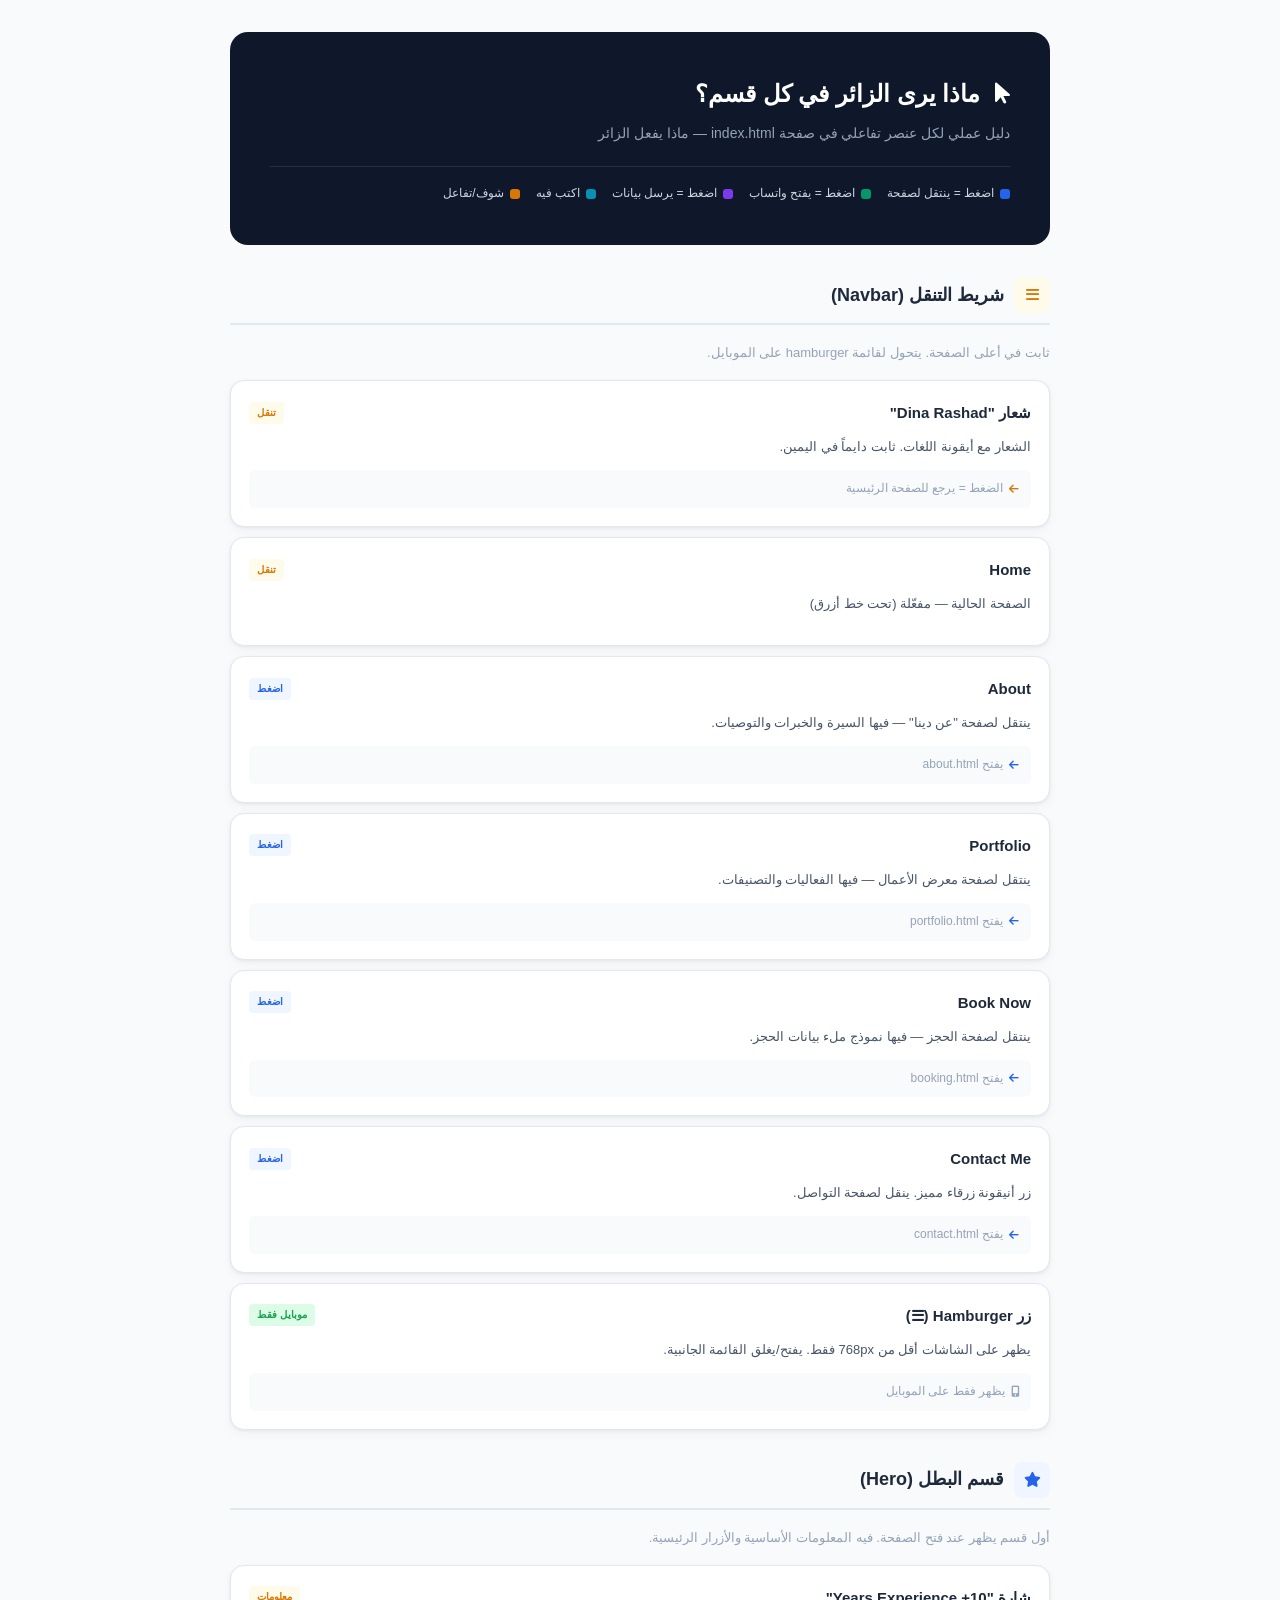
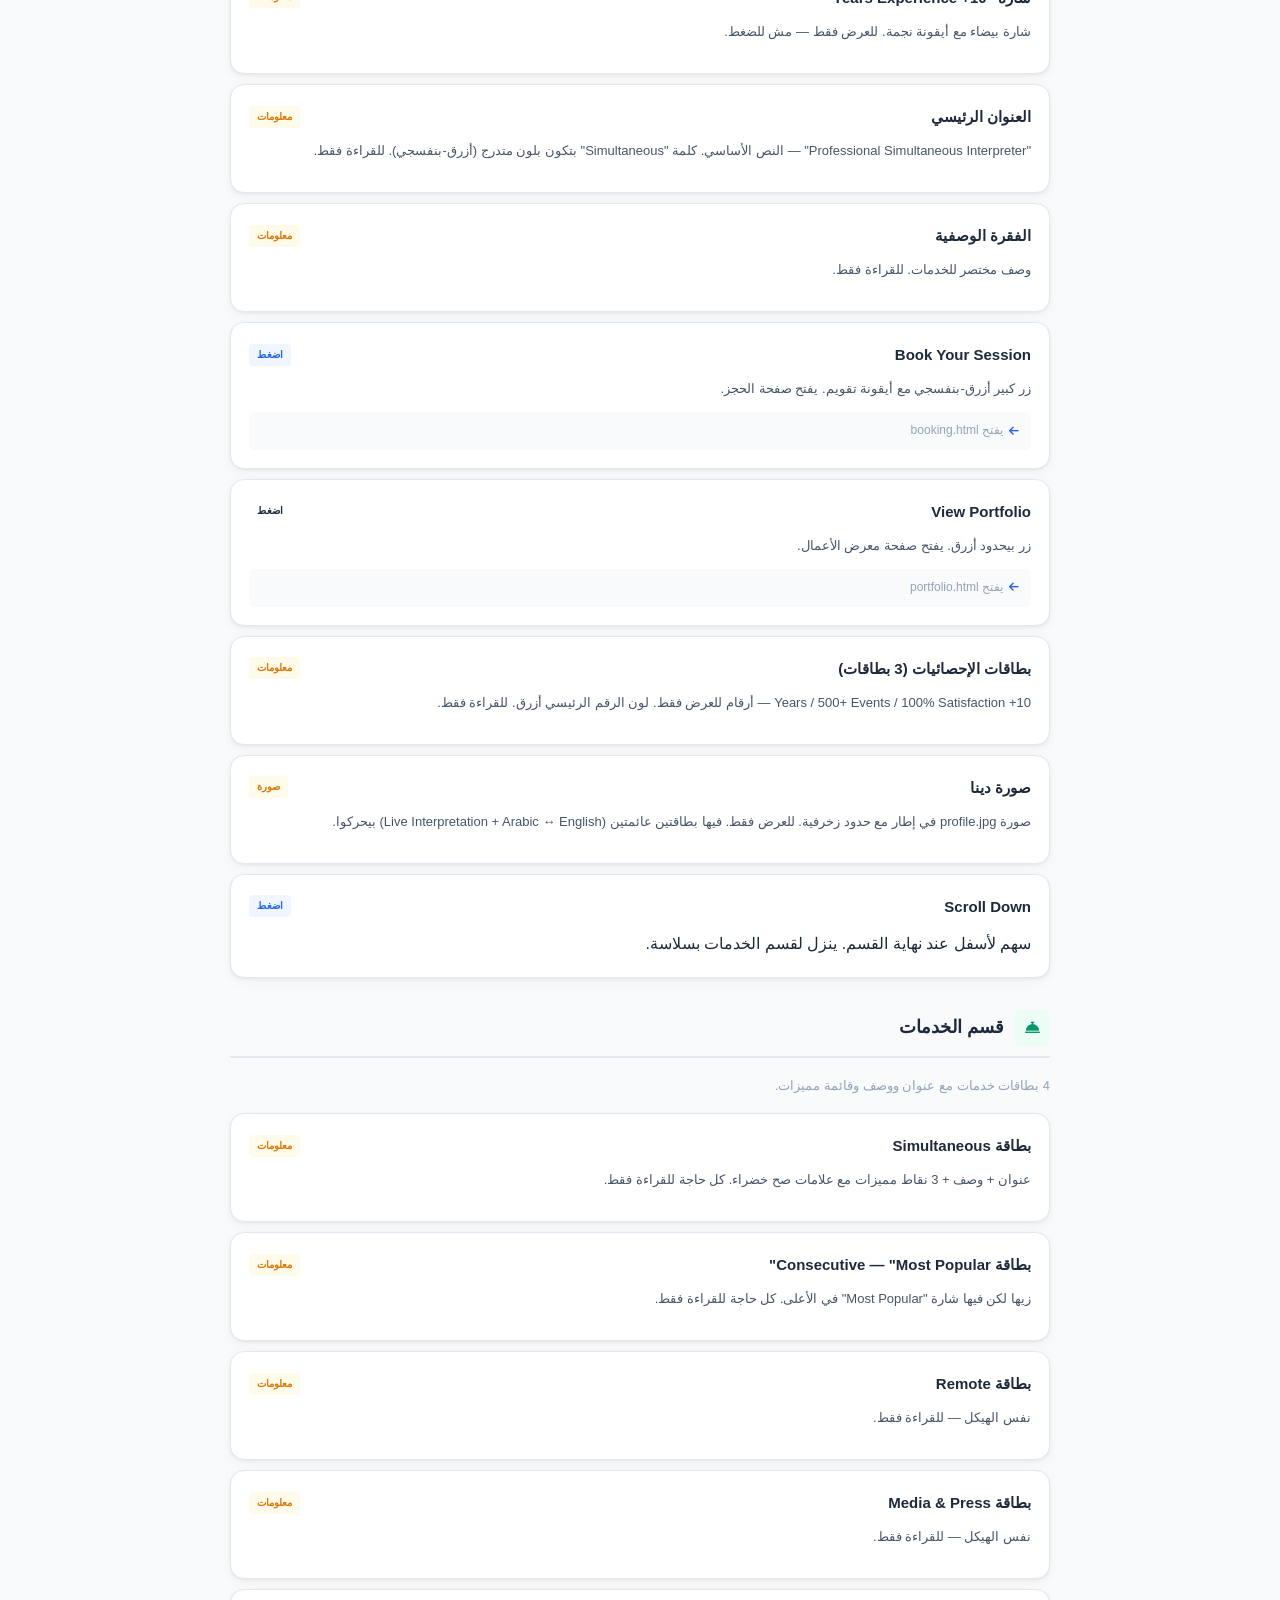
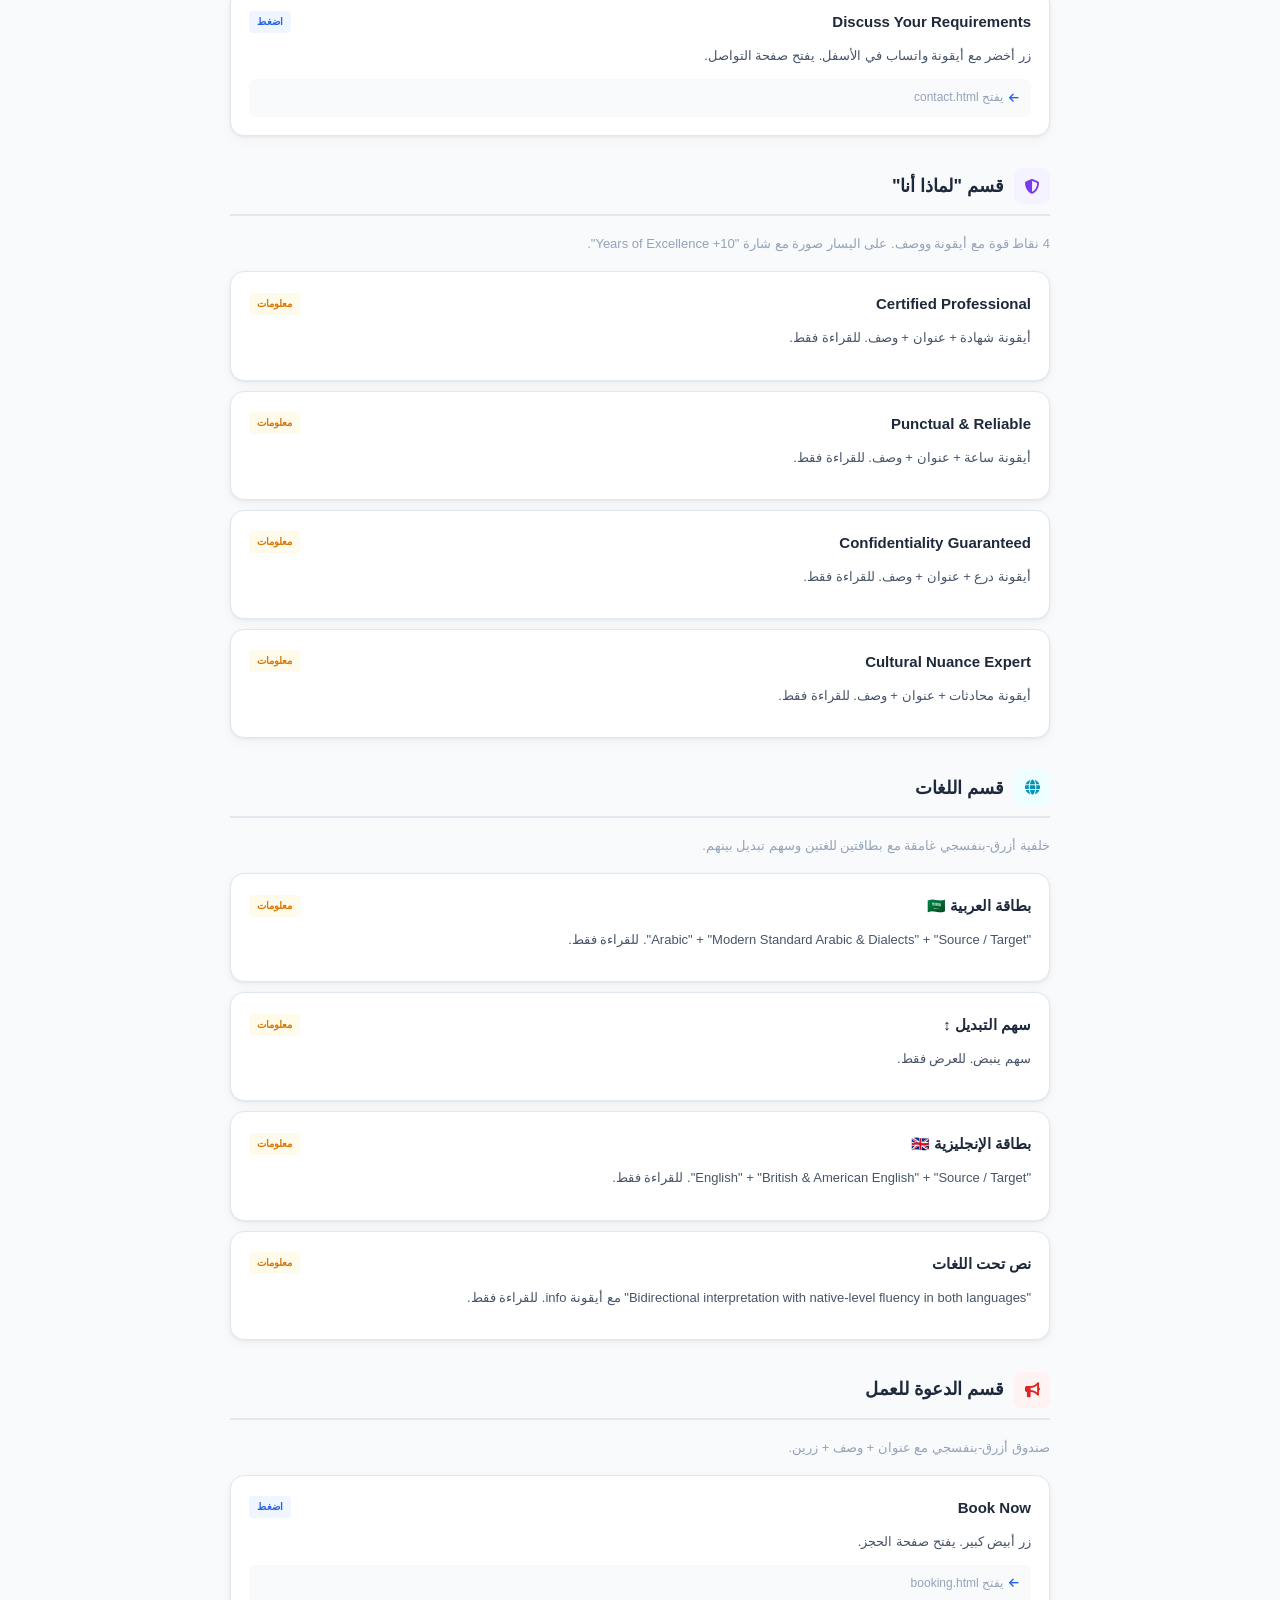
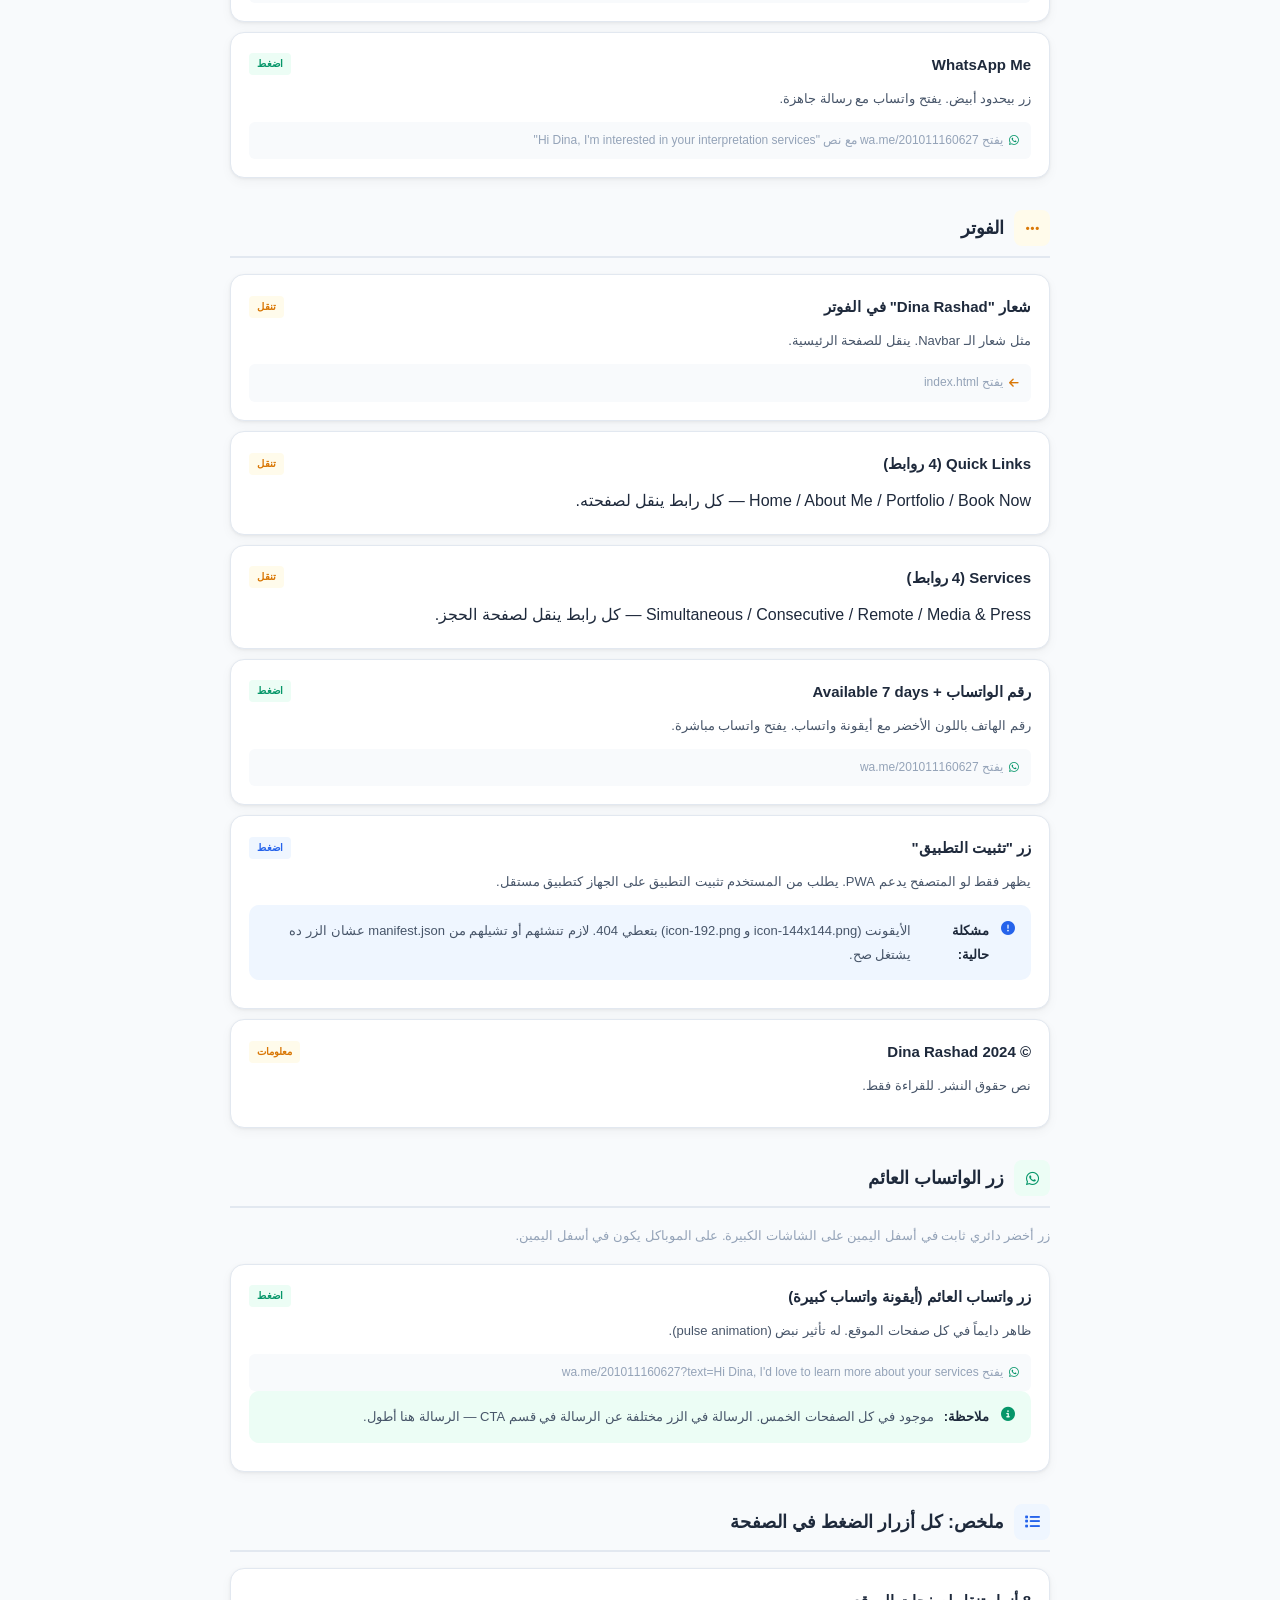
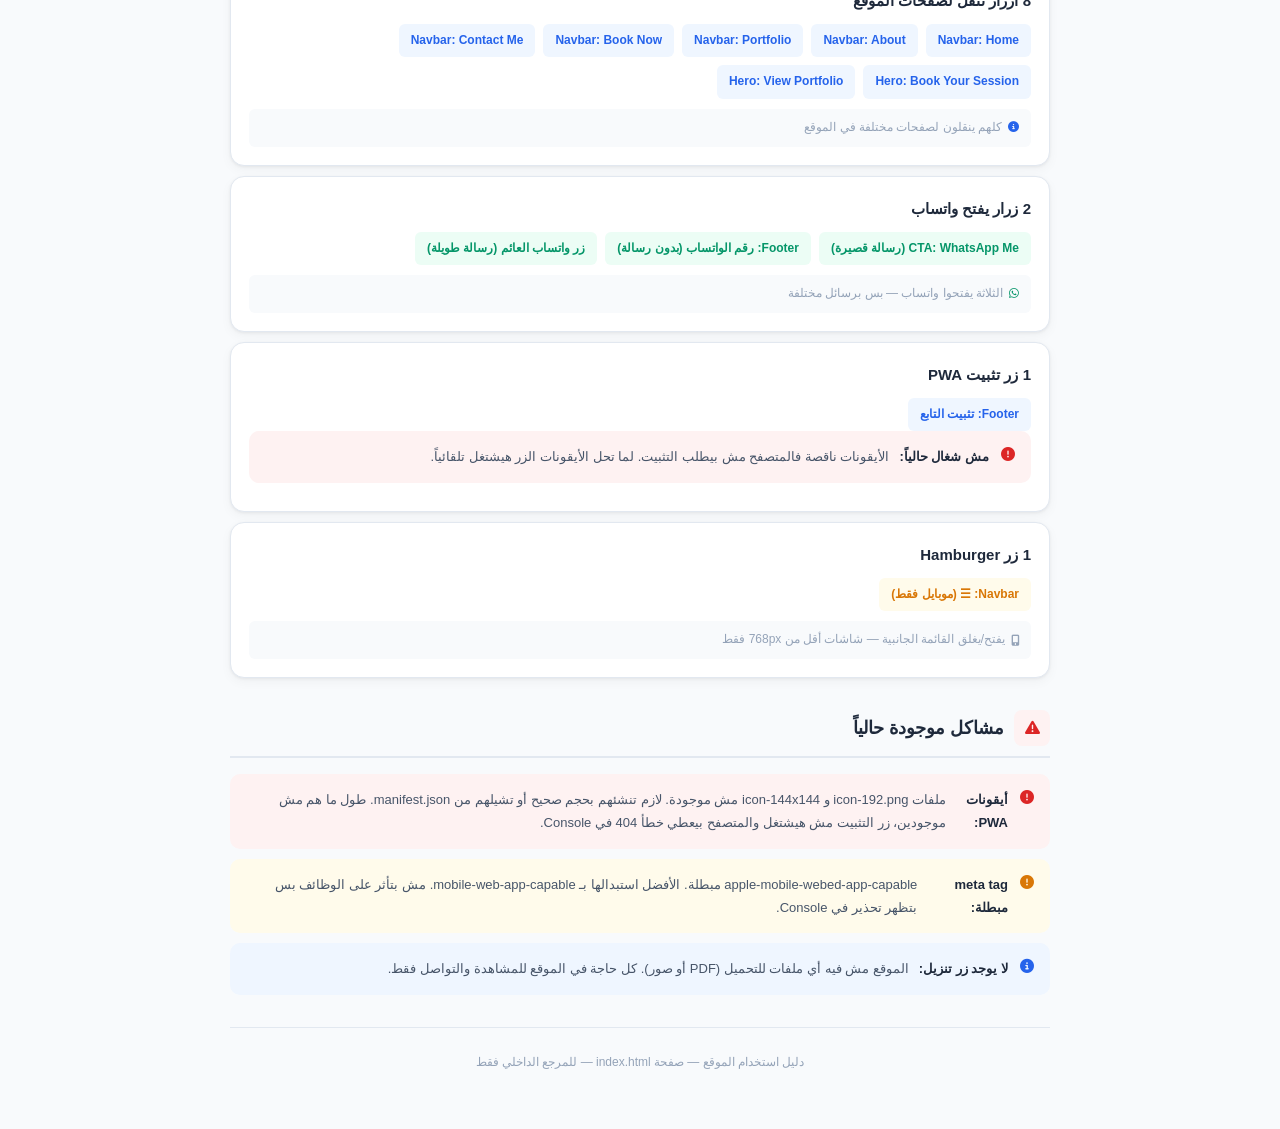
<file: services-guide.html>
<!DOCTYPE html>
<html lang="ar" dir="rtl">
<head>
    <meta charset="UTF-8">
    <meta name="viewport" content="width=device-width, initial-scale=1.0">
    <title>دليل استخدام الموقع | دينا رشاد</title>
    
    <link rel="stylesheet" href="https://cdnjs.cloudflare.com/ajax/libs/font-awesome/6.4.0/css/all.min.css">
    
    <style>
        :root {
            --bg: #f8fafc;
            --bg-card: #ffffff;
            --bg-dark: #0f172a;
            --bg-blue: #eff6ff;
            --bg-green: #ecfdf5;
            --bg-yellow: #fffbeb;
            --bg-purple: #f5f3ff;
            --bg-cyan: #ecfeff;
            --bg-red: #fef2f2;
            --border: #e2e8f0;
            --text: #1e293b;
            --text-sec: #475569;
            --text-muted: #94a3b8;
            --accent: #2563eb;
            --success: #059669;
            --warning: #d97706;
            --danger: #dc2626;
            --purple: #7c3aed;
            --cyan: #0891b2;
            --radius: 14px;
            --shadow: 0 1px 3px rgba(0,0,0,0.06), 0 4px 12px rgba(0,0,0,0.04);
        }

        * { box-sizing: border-box; margin: 0; padding: 0; }
        body { font-family: 'Segoe UI', Tahoma, sans-serif; background: var(--bg); color: var(--text); line-height: 1.8; }
        .container { max-width: 860px; margin: 0 auto; padding: 32px 20px; }

        /* Header */
        .header { background: var(--bg-dark); color: #fff; padding: 40px; border-radius: 18px; margin-bottom: 32px; }
        .header h1 { font-size: 24px; font-weight: 800; margin-bottom: 6px; }
        .header p { color: #94a3b8; font-size: 14px; }
        .header-legend { display: flex; gap: 16px; margin-top: 20px; padding-top: 16px; border-top: 1px solid rgba(255,255,255,0.1); flex-wrap: wrap; }
        .legend-item { display: flex; align-items: center; gap: 6px; font-size: 12px; color: #cbd5e1; }
        .legend-dot { width: 10px; height: 10px; border-radius: 3px; }

        /* Section */
        .section { margin-bottom: 32px; }
        .section-head { display: flex; align-items: center; gap: 10px; margin-bottom: 16px; padding-bottom: 10px; border-bottom: 2px solid var(--border); }
        .section-icon { width: 36px; height: 36px; border-radius: 8px; display: flex; align-items: center; justify-content: center; font-size: 15px; flex-shrink: 0; }
        .section-icon.blue { background: var(--bg-blue); color: var(--accent); }
        .section-icon.green { background: var(--bg-green); color: var(--success); }
        .section-icon.yellow { background: var(--bg-yellow); color: var(--warning); }
        .section-icon.purple { background: var(--bg-purple); color: var(--purple); }
        .section-icon.cyan { background: var(--bg-cyan); color: var(--cyan); }
        .section-icon.red { background: var(--bg-red); color: var(--danger); }
        .section-head h2 { font-size: 18px; font-weight: 700; }
        .section-desc { font-size: 13px; color: var(--text-muted); margin-bottom: 16px; }

        /* Element Card */
        .element {
            background: var(--bg-card); border: 1px solid var(--border);
            border-radius: var(--radius); padding: 18px; margin-bottom: 10px;
            box-shadow: var(--shadow);
        }
        .element-head { display: flex; align-items: center; gap: 10px; margin-bottom: 10px; }
        .element-name { font-size: 15px; font-weight: 600; }
        .element-type { padding: 2px 8px; border-radius: 4px; font-size: 10px; font-weight: 700; margin-right: auto; }
        .type-click { background: var(--bg-blue); color: var(--accent); }
        .type-input { background: var(--bg-cyan); color: var(--cyan); }
        .type-download { background: var(--bg-green); color: var(--success); }
        .type-submit { background: var(--bg-purple); color: var(--purple); }
        .type-nav { background: var(--bg-yellow); color: var(--warning); }
        .type-whatsapp { background: #dcfce7; color: #16a34a; }
        .type-pwa { background: var(--bg-blue); color: var(--accent); }

        .element-desc { font-size: 13px; color: var(--text-sec); margin-bottom: 12px; line-height: 1.7; }

        .actions { display: flex; gap: 8px; flex-wrap: wrap; }
        .action {
            display: flex; align-items: center; gap: 6px;
            padding: 6px 12px; border-radius: 6px;
            font-size: 12px; font-weight: 600;
        }
        .action.blue { background: var(--bg-blue); color: var(--accent); }
        .action.green { background: var(--bg-green); color: var(--success); }
        .action.purple { background: var(--bg-purple); color: var(--purple); }
        .action.cyan { background: var(--bg-cyan); color: var(--cyan); }
        .action.yellow { background: var(--bg-yellow); color: var(--warning); }
        .action.red { background: var(--bg-red); color: var(--danger); }
        .action.outline { background: transparent; border: 1px solid var(--border); color: var(--text-sec); }

        .result { font-size: 12px; color: var(--text-muted); margin-top: 10px; padding: 8px 12px; background: var(--bg); border-radius: 6px; display: flex; align-items: center; gap: 6px; }
        .result i { font-size: 11px; }

        /* Note */
        .note { padding: 14px; border-radius: 10px; margin-bottom: 10px; display: flex; gap: 10px; align-items: flex-start; font-size: 13px; color: var(--text-sec); }
        .note i { font-size: 14px; margin-top: 2px; min-width: 18px; text-align: center; }
        .note-blue { background: var(--bg-blue); } .note-blue i { color: var(--accent); }
        .note-green { background: var(--bg-green); } .note-green i { color: var(--success); }
        .note-yellow { background: var(--bg-yellow); } .note-yellow i { color: var(--warning); }
        .note-purple { background: var(--bg-purple); } .note-purple i { color: var(--purple); }
        .note-red { background: var(--bg-red); } .note-red i { color: var(--danger); }
        .note strong { color: var(--text); }

        /* Footer */
        .footer { text-align: center; padding: 24px 0; border-top: 1px solid var(--border); color: var(--text-muted); font-size: 12px; }

        @media (max-width: 640px) {
            .header-legend { flex-direction: column; gap: 8px; }
            .actions { flex-direction: column; }
            .action { justify-content: center; }
        }
    </style>
</head>
<body>

<div class="container">

    <div class="header">
        <h1><i class="fas fa-mouse-pointer" style="margin-left:8px"></i> ماذا يرى الزائر في كل قسم؟</h1>
        <p>دليل عملي لكل عنصر تفاعلي في صفحة index.html — ماذا يفعل الزائر</p>
        <div class="header-legend">
            <div class="legend-item"><div class="legend-dot" style="background:var(--accent)"></div> اضغط = ينتقل لصفحة</div>
            <div class="legend-item"><div class="legend-dot" style="background:var(--success)"></div> اضغط = يفتح واتساب</div>
            <div class="legend-item"><div class="legend-dot" style="background:var(--purple)"></div> اضغط = يرسل بيانات</div>
            <div class="legend-item"><div class="legend-dot" style="background:var(--cyan)"></div> اكتب فيه</div>
            <div class="legend-item"><div class="legend-dot" style="background:var(--warning)"></div> شوف/تفاعل</div>
        </div>
    </div>

    <!-- ===== 1. شريط التنقل ===== -->
    <div class="section">
        <div class="section-head">
            <div class="section-icon yellow"><i class="fas fa-bars"></i></div>
            <h2>شريط التنقل (Navbar)</h2>
        </div>
        <p class="section-desc">ثابت في أعلى الصفحة. يتحول لقائمة hamburger على الموبايل.</p>

        <div class="element">
            <div class="element-head">
                <span class="element-name">شعار "Dina Rashad"</span>
                <span class="element-type type-nav">تنقل</span>
            </div>
            <div class="element-desc">الشعار مع أيقونة اللغات. ثابت دايماً في اليمين.</div>
            <div class="result"><i class="fas fa-arrow-left" style="color:var(--warning)"></i> الضغط = يرجع للصفحة الرئيسية</div>
        </div>

        <div class="element">
            <div class="element-head">
                <span class="element-name">Home</span>
                <span class="element-type type-nav">تنقل</span>
            </div>
            <div class="element-desc">الصفحة الحالية — مفعّلة (تحت خط أزرق)</div>
        </div>

        <div class="element">
            <div class="element-head">
                <span class="element-name">About</span>
                <span class="element-type type-click">اضغط</span>
            </div>
            <div class="element-desc">ينتقل لصفحة "عن دينا" — فيها السيرة والخبرات والتوصيات.</div>
            <div class="result"><i class="fas fa-arrow-left" style="color:var(--accent)"></i> يفتح about.html</div>
        </div>

        <div class="element">
            <div class="element-head">
                <span class="element-name">Portfolio</span>
                <span class="element-type type-click">اضغط</span>
            </div>
            <div class="element-desc">ينتقل لصفحة معرض الأعمال — فيها الفعاليات والتصنيفات.</div>
            <div class="result"><i class="fas fa-arrow-left" style="color:var(--accent)"></i> يفتح portfolio.html</div>
        </div>

        <div class="element">
            <div class="element-head">
                <span class="element-name">Book Now</span>
                <span class="element-type type-click">اضغط</span>
            </div>
            <div class="element-desc">ينتقل لصفحة الحجز — فيها نموذج ملء بيانات الحجز.</div>
            <div class="result"><i class="fas fa-arrow-left" style="color:var(--accent)"></i> يفتح booking.html</div>
        </div>

        <div class="element">
            <div class="element-head">
                <span class="element-name">Contact Me</span>
                <span class="element-type type-click">اضغط</span>
            </div>
            <div class="element-desc">زر أنيقونة زرقاء مميز. ينقل لصفحة التواصل.</div>
            <div class="result"><i class="fas fa-arrow-left" style="color:var(--accent)"></i> يفتح contact.html</div>
        </div>

        <div class="element">
            <div class="element-head">
                <span class="element-name">زر Hamburger (☰)</span>
                <span class="element-type type-whatsapp">موبايل فقط</span>
            </div>
            <div class="element-desc">يظهر على الشاشات أقل من 768px فقط. يفتح/يغلق القائمة الجانبية.</div>
            <div class="result"><i class="fas fa-mobile-alt" style="color:var(--text-muted)"></i> يظهر فقط على الموبايل</div>
        </div>
    </div>

    <!-- ===== 2. Hero Section ===== -->
    <div class="section">
        <div class="section-head">
            <div class="section-icon blue"><i class="fas fa-star"></i></div>
            <h2>قسم البطل (Hero)</h2>
        </div>
        <p class="section-desc">أول قسم يظهر عند فتح الصفحة. فيه المعلومات الأساسية والأزرار الرئيسية.</p>

        <div class="element">
            <div class="element-head">
                <span class="element-name">شارة "10+ Years Experience"</span>
                <span class="element-type" style="background:var(--bg-yellow);color:var(--warning)">معلومات</span>
            </div>
            <div class="element-desc">شارة بيضاء مع أيقونة نجمة. للعرض فقط — مش للضغط.</div>
        </div>

        <div class="element">
            <div class="element-head">
                <span class="element-name">العنوان الرئيسي</span>
                <span class="element-type" style="background:var(--bg-yellow);color:var(--warning)">معلومات</span>
            </div>
            <div class="element-desc">"Professional Simultaneous Interpreter" — النص الأساسي. كلمة "Simultaneous" بتكون بلون متدرج (أزرق-بنفسجي). للقراءة فقط.</div>
        </div>

        <div class="element">
            <div class="element-head">
                <span class="element-name">الفقرة الوصفية</span>
                <span class="element-type" style="background:var(--bg-yellow);color:var(--warning)">معلومات</span>
            </div>
            <div class="element-desc">وصف مختصر للخدمات. للقراءة فقط.</div>
        </div>

        <div class="element">
            <div class="element-head">
                <span class="element-name">Book Your Session</span>
                <span class="element-type type-click">اضغط</span>
            </div>
            <div class="element-desc">زر كبير أزرق-بنفسجي مع أيقونة تقويم. يفتح صفحة الحجز.</div>
            <div class="result"><i class="fas fa-arrow-left" style="color:var(--accent)"></i> يفتح booking.html</div>
        </div>

        <div class="element">
            <div class="element-head">
                <span class="element-name">View Portfolio</span>
                <span class="element-type type-outline">اضغط</span>
            </div>
            <div class="element-desc">زر بيحدود أزرق. يفتح صفحة معرض الأعمال.</div>
            <div class="result"><i class="fas fa-arrow-left" style="color:var(--accent)"></i> يفتح portfolio.html</div>
        </div>

        <div class="element">
            <div class="element-head">
                <span class="element-name">بطاقات الإحصائيات (3 بطاقات)</span>
                <span class="element-type" style="background:var(--bg-yellow);color:var(--warning)">معلومات</span>
            </div>
            <div class="element-desc">10+ Years / 500+ Events / 100% Satisfaction — أرقام للعرض فقط. لون الرقم الرئيسي أزرق. للقراءة فقط.</div>
        </div>

        <div class="element">
            <div class="element-head">
                <span class="element-name">صورة دينا</span>
                <span class="element-type" style="background:var(--bg-yellow);color:var(--warning)">صورة</span>
            </div>
            <div class="element-desc">صورة profile.jpg في إطار مع حدود زخرفية. للعرض فقط. فيها بطاقتين عائمتين (Live Interpretation + Arabic ↔ English) بيحركوا.</div>
        </div>

        <div class="element">
            <div class="element-head">
                <span class="element-name">Scroll Down</span>
                <span class="element-type type-click">اضغط</span>
            </div>
            <div class="desc">سهم لأسفل عند نهاية القسم. ينزل لقسم الخدمات بسلاسة.</div>
        </div>
    </div>

    <!-- ===== 3. Services ===== -->
    <div class="section">
        <div class="section-head">
            <div class="section-icon green"><i class="fas fa-concierge-bell"></i></div>
            <h2>قسم الخدمات</h2>
        </div>
        <p class="section-desc">4 بطاقات خدمات مع عنوان ووصف وقائمة مميزات.</p>

        <div class="element">
            <div class="element-head">
                <span class="element-name">بطاقة Simultaneous</span>
                <span class="element-type" style="background:var(--bg-yellow);color:var(--warning)">معلومات</span>
            </div>
            <div class="element-desc">عنوان + وصف + 3 نقاط مميزات مع علامات صح خضراء. كل حاجة للقراءة فقط.</div>
        </div>

        <div class="element">
            <div class="element-head">
                <span class="element-name">بطاقة Consecutive — "Most Popular"</span>
                <span class="element-type" style="background:var(--bg-yellow);color:var(--warning)">معلومات</span>
            </div>
            <div class="element-desc">زيها لكن فيها شارة "Most Popular" في الأعلى. كل حاجة للقراءة فقط.</div>
        </div>

        <div class="element">
            <div class="element-head">
                <span class="element-name">بطاقة Remote</span>
                <span class="element-type" style="background:var(--bg-yellow);color:var(--warning)">معلومات</span>
            </div>
            <div class="element-desc">نفس الهيكل — للقراءة فقط.</div>
        </div>

        <div class="element">
            <div class="element-head">
                <span class="element-name">بطاقة Media & Press</span>
                <span class="element-type" style="background:var(--bg-yellow);color:var(--warning)">معلومات</span>
            </div>
            <div class="element-desc">نفس الهيكل — للقراءة فقط.</div>
        </div>

        <div class="element">
            <div class="element-head">
                <span class="element-name">Discuss Your Requirements</span>
                <span class="element-type type-click">اضغط</span>
            </div>
            <div class="element-desc">زر أخضر مع أيقونة واتساب في الأسفل. يفتح صفحة التواصل.</div>
            <div class="result"><i class="fas fa-arrow-left" style="color:var(--accent)"></i> يفتح contact.html</div>
        </div>
    </div>

    <!-- ===== 4. Why Choose Me ===== -->
    <div class="section">
        <div class="section-head">
            <div class="section-icon purple"><i class="fas fa-shield-alt"></i></div>
            <h2>قسم "لماذا أنا"</h2>
        </div>
        <p class="section-desc">4 نقاط قوة مع أيقونة ووصف. على اليسار صورة مع شارة "10+ Years of Excellence".</p>

        <div class="element">
            <div class="element-head">
                <span class="element-name">Certified Professional</span>
                <span class="element-type" style="background:var(--bg-yellow);color:var(--warning)">معلومات</span>
            </div>
            <div class="element-desc">أيقونة شهادة + عنوان + وصف. للقراءة فقط.</div>
        </div>

        <div class="element">
            <div class="element-head">
                <span class="element-name">Punctual & Reliable</span>
                <span class="element-type" style="background:var(--bg-yellow);color:var(--warning)">معلومات</span>
            </div>
            <div class="element-desc">أيقونة ساعة + عنوان + وصف. للقراءة فقط.</div>
        </div>

        <div class="element">
            <div class="element-head">
                <span class="element-name">Confidentiality Guaranteed</span>
                <span class="element-type" style="background:var(--bg-yellow);color:var(--warning)">معلومات</span>
            </div>
            <div class="element-desc">أيقونة درع + عنوان + وصف. للقراءة فقط.</div>
        </div>

        <div class="element">
            <div class="element-head">
                <span class="element-name">Cultural Nuance Expert</span>
                <span class="element-type" style="background:var(--bg-yellow);color:var(--warning)">معلومات</span>
            </div>
            <div class="element-desc">أيقونة محادثات + عنوان + وصف. للقراءة فقط.</div>
        </div>
    </div>

    <!-- ===== 5. Languages ===== -->
    <div class="section">
        <div class="section-head">
            <div class="section-icon cyan"><i class="fas fa-globe"></i></div>
            <h2>قسم اللغات</h2>
        </div>
        <p class="section-desc">خلفية أزرق-بنفسجي غامقة مع بطاقتين للغتين وسهم تبديل بينهم.</p>

        <div class="element">
            <div class="element-head">
                <span class="element-name">بطاقة العربية 🇸🇦</span>
                <span class="element-type" style="background:var(--bg-yellow);color:var(--warning)">معلومات</span>
            </div>
            <div class="element-desc">"Arabic" + "Modern Standard Arabic & Dialects" + "Source / Target". للقراءة فقط.</div>
        </div>

        <div class="element">
            <div class="element-head">
                <span class="element-name">سهم التبديل ↕</span>
                <span class="element-type" style="background:var(--bg-yellow);color:var(--warning)">معلومات</span>
            </div>
            <div class="element-desc">سهم ينبض. للعرض فقط.</div>
        </div>

        <div class="element">
            <div class="element-head">
                <span class="element-name">بطاقة الإنجليزية 🇬🇧</span>
                <span class="element-type" style="background:var(--bg-yellow);color:var(--warning)">معلومات</span>
            </div>
            <div class="element-desc">"English" + "British & American English" + "Source / Target". للقراءة فقط.</div>
        </div>

        <div class="element">
            <div class="element-head">
                <span class="element-name">نص تحت اللغات</span>
                <span class="element-type" style="background:var(--bg-yellow);color:var(--warning)">معلومات</span>
            </div>
            <div class="element-desc">"Bidirectional interpretation with native-level fluency in both languages" مع أيقونة info. للقراءة فقط.</div>
        </div>
    </div>

    <!-- ===== 6. CTA Section ===== -->
    <div class="section">
        <div class="section-head">
            <div class="section-icon red"><i class="fas fa-bullhorn"></i></div>
            <h2>قسم الدعوة للعمل</h2>
        </div>
        <p class="section-desc">صندوق أزرق-بنفسجي مع عنوان + وصف + زرين.</p>

        <div class="element">
            <div class="element-head">
                <span class="element-name">Book Now</span>
                <span class="element-type type-click">اضغط</span>
            </div>
            <div class="element-desc">زر أبيض كبير. يفتح صفحة الحجز.</div>
            <div class="result"><i class="fas fa-arrow-left" style="color:var(--accent)"></i> يفتح booking.html</div>
        </div>

        <div class="element">
            <div class="element-head">
                <span class="element-name">WhatsApp Me</span>
                <span class="element-type type-download">اضغط</span>
            </div>
            <div class="element-desc">زر بيحدود أبيض. يفتح واتساب مع رسالة جاهزة.</div>
            <div class="result"><i class="fab fa-whatsapp" style="color:var(--success)"></i> يفتح wa.me/201011160627 مع نص "Hi Dina, I'm interested in your interpretation services"</div>
        </div>
    </div>

    <!-- ===== 7. Footer ===== -->
    <div class="section">
        <div class="section-head">
            <div class="section-icon yellow"><i class="fas fa-ellipsis-h"></i></div>
            <h2>الفوتر</h2>
        </div>

        <div class="element">
            <div class="element-head">
                <span class="element-name">شعار "Dina Rashad" في الفوتر</span>
                <span class="element-type type-nav">تنقل</span>
            </div>
            <div class="element-desc">مثل شعار الـ Navbar. ينقل للصفحة الرئيسية.</div>
            <div class="result"><i class="fas fa-arrow-left" style="color:var(--warning)"></i> يفتح index.html</div>
        </div>

        <div class="element">
            <div class="element-head">
                <span class="element-name">Quick Links (4 روابط)</span>
                <span class="element-type type-nav">تنقل</span>
            </div>
            <div class="desc">Home / About Me / Portfolio / Book Now — كل رابط ينقل لصفحته.</div>
        </div>

        <div class="element">
            <div class="element-head">
                <span class="element-name">Services (4 روابط)</span>
                <span class="element-type type-nav">تنقل</span>
            </div>
            <div class="desc">Simultaneous / Consecutive / Remote / Media & Press — كل رابط ينقل لصفحة الحجز.</div>
        </div>

        <div class="element">
            <div class="element-head">
                <span class="element-name">رقم الواتساب + Available 7 days</span>
                <span class="element-type type-download">اضغط</span>
            </div>
            <div class="element-desc">رقم الهاتف باللون الأخضر مع أيقونة واتساب. يفتح واتساب مباشرة.</div>
            <div class="result"><i class="fab fa-whatsapp" style="color:var(--success)"></i> يفتح wa.me/201011160627</div>
        </div>

        <div class="element">
            <div class="element-head">
                <span class="element-name">زر "تثبيت التطبيق"</span>
                <span class="element-type type-pwa">اضغط</span>
            </div>
            <div class="element-desc">يظهر فقط لو المتصفح يدعم PWA. يطلب من المستخدم تثبيت التطبيق على الجهاز كتطبيق مستقل.</div>
            <div class="note note-blue">
                <i class="fas fa-exclamation-circle"></i>
                <strong>مشكلة حالية:</strong> الأيقونت (icon-144x144.png و icon-192.png) بتعطي 404. لازم تنشئهم أو تشيلهم من manifest.json عشان الزر ده يشتغل صح.
            </div>
        </div>

        <div class="element">
            <div class="element-head">
                <span class="element-name">© 2024 Dina Rashad</span>
                <span class="element-type" style="background:var(--bg-yellow);color:var(--warning)">معلومات</span>
            </div>
            <div class="element-desc">نص حقوق النشر. للقراءة فقط.</div>
        </div>
    </div>

    <!-- ===== 8. زر الواتساب العائم ===== -->
    <div class="section">
        <div class="section-head">
            <div class="section-icon green"><i class="fab fa-whatsapp"></i></div>
            <h2>زر الواتساب العائم</h2>
        </div>
        <p class="section-desc">زر أخضر دائري ثابت في أسفل اليمين على الشاشات الكبيرة. على الموباكل يكون في أسفل اليمين.</p>

        <div class="element">
            <div class="element-head">
                <span class="element-name">زر واتساب العائم (أيقونة واتساب كبيرة)</span>
                <span class="element-type type-download">اضغط</span>
            </div>
            <div class="element-desc">ظاهر دايماً في كل صفحات الموقع. له تأثير نبض (pulse animation).</div>
            <div class="result"><i class="fab fa-whatsapp" style="color:var(--success)"></i> يفتح wa.me/201011160627?text=Hi Dina, I'd love to learn more about your services</div>
            <div class="note note-green">
                <i class="fas fa-info-circle"></i>
                <strong>ملاحظة:</strong> موجود في كل الصفحات الخمس. الرسالة في الزر مختلفة عن الرسالة في قسم CTA — الرسالة هنا أطول.
            </div>
        </div>
    </div>

    <!-- ===== ملخص ===== -->
    <div class="section">
        <div class="section-head">
            <div class="section-icon blue"><i class="fas fa-list"></i></div>
            <h2>ملخص: كل أزرار الضغط في الصفحة</h2>
        </div>

        <div class="element">
            <div class="element-head"><span class="element-name">8 أزرار تنقل لصفحات الموقع</span></div>
            <div class="actions">
                <span class="action blue">Navbar: Home</span>
                <span class="action blue">Navbar: About</span>
                <span class="action blue">Navbar: Portfolio</span>
                <span class="action blue">Navbar: Book Now</span>
                <span class="action blue">Navbar: Contact Me</span>
                <span class="action blue">Hero: Book Your Session</span>
                <span class="action blue">Hero: View Portfolio</span>
            </div>
            <div class="result"><i class="fas fa-info-circle" style="color:var(--accent)"></i> كلهم ينقلون لصفحات مختلفة في الموقع</div>
        </div>

        <div class="element">
            <div class="element-head"><span class="element-name">2 زرار يفتح واتساب</span></div>
            <div class="actions">
                <span class="action green">CTA: WhatsApp Me (رسالة قصيرة)</span>
                <span class="action green">Footer: رقم الواتساب (بدون رسالة)</span>
                <span class="action green">زر واتساب العائم (رسالة طويلة)</span>
            </div>
            <div class="result"><i class="fab fa-whatsapp" style="color:var(--success)"></i> الثلاثة يفتحوا واتساب — بس برسائل مختلفة</div>
        </div>

        <div class="element">
            <div class="element-head"><span class="element-name">1 زر تثبيت PWA</span></div>
            <div class="actions">
                <span class="action blue">Footer: تثبيت التابع</span>
            </div>
            <div class="note note-red">
                <i class="fas fa-exclamation-circle"></i>
                <strong>مش شغال حالياً:</strong> الأيقونات ناقصة فالمتصفح مش بيطلب التثبيت. لما تحل الأيقونات الزر هيشتغل تلقائياً.
            </div>
        </div>

        <div class="element">
            <div class="element-head"><span class="element-name">1 زر Hamburger</span></div>
            <div class="actions">
                <span class="action yellow">Navbar: ☰ (موبايل فقط)</span>
            </div>
            <div class="result"><i class="fas fa-mobile-alt" style="color:var(--text-muted)"></i> يفتح/يغلق القائمة الجانبية — شاشات أقل من 768px فقط</div>
        </div>
    </div>

    <!-- ===== ملاحظات ===== -->
    <div class="section">
        <div class="section-head">
            <div class="section-icon red"><i class="fas fa-exclamation-triangle"></i></div>
            <h2>مشاكل موجودة حالياً</h2>
        </div>

        <div class="note note-red">
            <i class="fas fa-exclamation-circle"></i>
            <strong>أيقونات PWA:</strong> ملفات icon-192.png و icon-144x144 مش موجودة. لازم تنشئهم بحجم صحيح أو تشيلهم من manifest.json. طول ما هم مش موجودين، زر التثبيت مش هيشتغل والمتصفح بيعطي خطأ 404 في Console.
        </div>

        <div class="note note-yellow">
            <i class="fas fa-exclamation-circle"></i>
            <strong>meta tag مبطلة:</strong> apple-mobile-webed-app-capable مبطلة. الأفضل استبدالها بـ mobile-web-app-capable. مش بتأثر على الوظائف بس بتظهر تحذير في Console.
        </div>

        <div class="note note-blue">
            <i class="fas fa-info-circle"></i>
            <strong>لا يوجد زر تنزيل:</strong> الموقع مش فيه أي ملفات للتحميل (PDF أو صور). كل حاجة في الموقع للمشاهدة والتواصل فقط.
        </div>
    </div>

    <div class="footer">
        <p>دليل استخدام الموقع — صفحة index.html — للمرجع الداخلي فقط</p>
    </div>

</div>

</body>
</html>
</file>
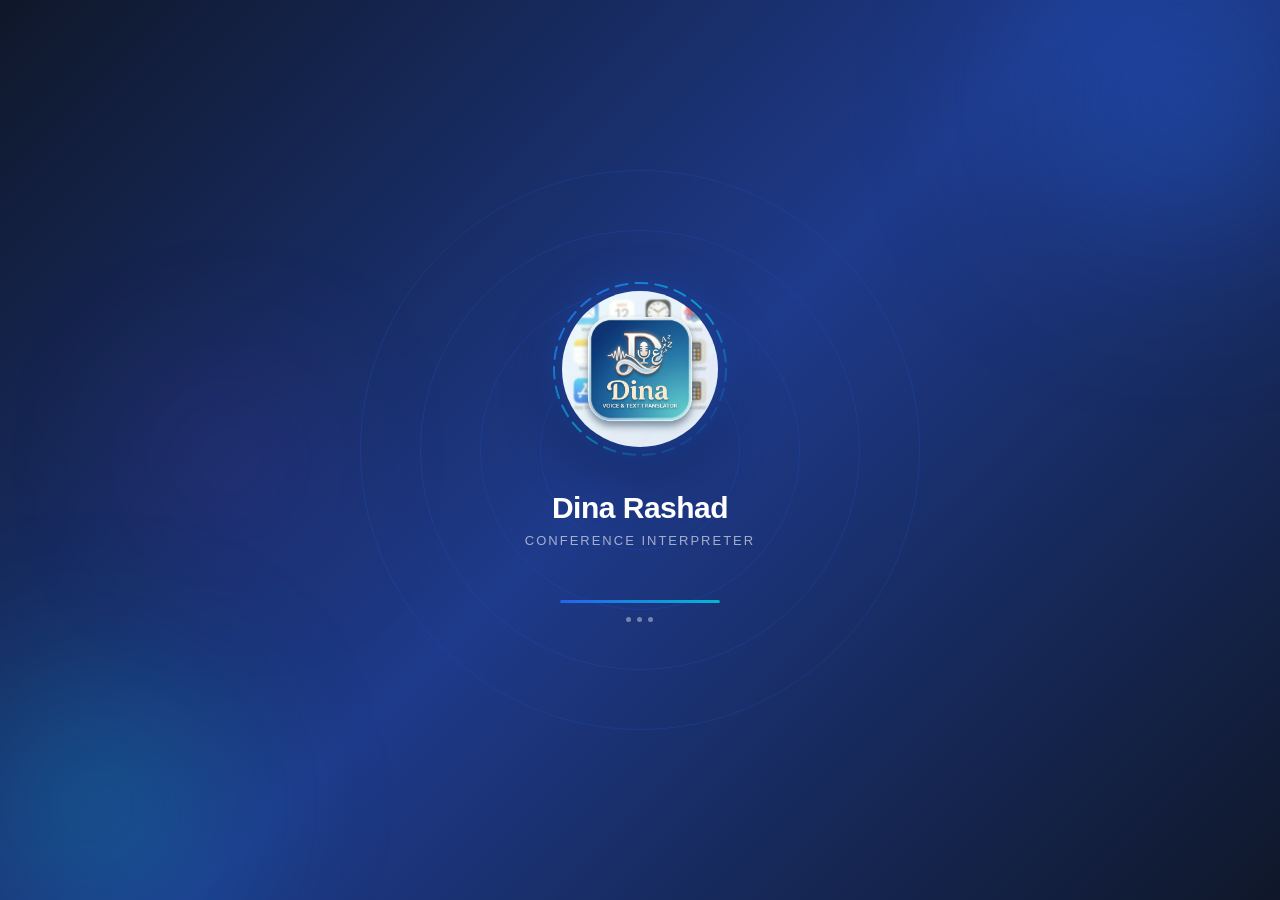
<file: splash.html>
<!DOCTYPE html>
<html lang="en">
<head>
    <meta charset="UTF-8">
    <meta name="viewport" content="width=device-width, initial-scale=1.0">
    <title>Dina Rashad</title>
    <style>
        * { margin: 0; padding: 0; box-sizing: border-box; }

        body {
            background: #0f1729;
            height: 100vh;
            display: flex;
            flex-direction: column;
            align-items: center;
            justify-content: center;
            font-family: -apple-system, BlinkMacSystemFont, 'Segoe UI', sans-serif;
            overflow: hidden;
        }

        /* ── خلفية متحركة ── */
        .bg {
            position: fixed; inset: 0; z-index: 0;
            background: linear-gradient(135deg, #0f1729 0%, #1e3a8a 50%, #0f1729 100%);
        }

        .orb {
            position: fixed;
            border-radius: 50%;
            filter: blur(80px);
            opacity: 0;
            animation: orbFloat 3s ease forwards;
        }
        .orb-1 {
            width: 400px; height: 400px;
            background: radial-gradient(circle, rgba(37,99,235,0.5), transparent 70%);
            top: -100px; right: -100px;
            animation-delay: 0.2s;
        }
        .orb-2 {
            width: 350px; height: 350px;
            background: radial-gradient(circle, rgba(6,182,212,0.4), transparent 70%);
            bottom: -80px; left: -80px;
            animation-delay: 0.4s;
        }
        .orb-3 {
            width: 200px; height: 200px;
            background: radial-gradient(circle, rgba(124,58,237,0.3), transparent 70%);
            top: 40%; left: 10%;
            animation-delay: 0.6s;
        }
        @keyframes orbFloat {
            from { opacity: 0; transform: scale(0.8); }
            to   { opacity: 1; transform: scale(1); }
        }

        /* ── حلقات الـ ripple ── */
        .ripple-container {
            position: fixed; inset: 0; z-index: 1;
            display: flex; align-items: center; justify-content: center;
        }
        .ripple {
            position: absolute;
            border-radius: 50%;
            border: 1px solid rgba(37,99,235,0.2);
            animation: rippleAnim 3s ease-out infinite;
        }
        .ripple:nth-child(1) { width: 200px; height: 200px; animation-delay: 0s; }
        .ripple:nth-child(2) { width: 320px; height: 320px; animation-delay: 0.6s; }
        .ripple:nth-child(3) { width: 440px; height: 440px; animation-delay: 1.2s; }
        .ripple:nth-child(4) { width: 560px; height: 560px; animation-delay: 1.8s; }
        @keyframes rippleAnim {
            0%   { transform: scale(0.6); opacity: 0.6; }
            100% { transform: scale(1.2); opacity: 0; }
        }

        /* ── المحتوى الرئيسي ── */
        .splash-container {
            position: relative; z-index: 10;
            display: flex;
            flex-direction: column;
            align-items: center;
            justify-content: center;
        }

        /* ── اللوجو ── */
        .logo-ring {
            position: relative;
            width: 180px; height: 180px;
            margin-bottom: 32px;
        }

        .logo-ring svg {
            position: absolute; inset: 0;
            width: 100%; height: 100%;
            animation: rotateSvg 4s linear infinite;
        }
        @keyframes rotateSvg {
            from { transform: rotate(0deg); }
            to   { transform: rotate(360deg); }
        }

        .logo-wrapper {
            position: absolute;
            inset: 12px;
            border-radius: 50%;
            overflow: hidden;
            box-shadow: 0 0 40px rgba(37,99,235,0.5), 0 20px 60px rgba(0,0,0,0.4);
            animation: logoIn 0.8s cubic-bezier(0.34, 1.56, 0.64, 1) 0.3s both;
        }
        @keyframes logoIn {
            from { opacity: 0; transform: scale(0.5); }
            to   { opacity: 1; transform: scale(1); }
        }

        .logo-wrapper img {
            width: 100%; height: 100%;
            object-fit: cover;
        }

        /* ── النص ── */
        .app-name {
            font-size: 30px;
            font-weight: 800;
            color: white;
            letter-spacing: -0.5px;
            margin-bottom: 8px;
            animation: slideUp 0.7s ease 0.7s both;
        }

        .app-tagline {
            font-size: 13px;
            color: rgba(255,255,255,0.6);
            letter-spacing: 2px;
            text-transform: uppercase;
            animation: slideUp 0.7s ease 0.85s both;
        }

        @keyframes slideUp {
            from { opacity: 0; transform: translateY(20px); }
            to   { opacity: 1; transform: translateY(0); }
        }

        /* ── شريط التحميل ── */
        .progress-wrap {
            margin-top: 52px;
            width: 160px;
            animation: slideUp 0.7s ease 1s both;
        }
        .progress-bar {
            height: 3px;
            background: rgba(255,255,255,0.1);
            border-radius: 99px;
            overflow: hidden;
        }
        .progress-fill {
            height: 100%;
            width: 0%;
            background: linear-gradient(90deg, #2563eb, #06b6d4);
            border-radius: 99px;
            animation: fillBar 1.8s cubic-bezier(0.4, 0, 0.2, 1) 1s forwards;
        }
        @keyframes fillBar {
            0%   { width: 0%; }
            60%  { width: 75%; }
            100% { width: 100%; }
        }

        /* ── نقاط ── */
        .dots {
            display: flex; gap: 6px;
            margin-top: 14px;
            justify-content: center;
        }
        .dots span {
            width: 5px; height: 5px;
            border-radius: 50%;
            background: rgba(255,255,255,0.4);
            animation: dotPulse 1.4s ease-in-out infinite;
        }
        .dots span:nth-child(2) { animation-delay: 0.2s; }
        .dots span:nth-child(3) { animation-delay: 0.4s; }
        @keyframes dotPulse {
            0%, 100% { opacity: 0.3; transform: scale(0.8); }
            50%       { opacity: 1;   transform: scale(1.3); background: #06b6d4; }
        }

        /* ── جزيئات طايرة ── */
        .particles { position: fixed; inset: 0; z-index: 2; pointer-events: none; }
        .particle {
            position: absolute;
            width: 3px; height: 3px;
            border-radius: 50%;
            background: rgba(255,255,255,0.5);
            animation: particleFloat linear infinite;
        }
    </style>
</head>
<body>
    <div class="bg"></div>

    <!-- Orbs -->
    <div class="orb orb-1"></div>
    <div class="orb orb-2"></div>
    <div class="orb orb-3"></div>

    <!-- Ripples -->
    <div class="ripple-container">
        <div class="ripple"></div>
        <div class="ripple"></div>
        <div class="ripple"></div>
        <div class="ripple"></div>
    </div>

    <!-- Particles -->
    <div class="particles" id="particles"></div>

    <!-- Main Content -->
    <div class="splash-container">
        <div class="logo-ring">
            <!-- حلقة دوارة حوالين اللوجو -->
            <svg viewBox="0 0 180 180" fill="none" xmlns="http://www.w3.org/2000/svg">
                <circle cx="90" cy="90" r="86" stroke="url(#grad)" stroke-width="2" stroke-linecap="round" stroke-dasharray="12 8"/>
                <defs>
                    <linearGradient id="grad" x1="0" y1="0" x2="180" y2="180" gradientUnits="userSpaceOnUse">
                        <stop offset="0%" stop-color="#2563eb"/>
                        <stop offset="50%" stop-color="#06b6d4"/>
                        <stop offset="100%" stop-color="#2563eb" stop-opacity="0"/>
                    </linearGradient>
                </defs>
            </svg>
            <div class="logo-wrapper">
                <img src="images/icons/icon-512x512.png" alt="Dina Rashad">
            </div>
        </div>

        <div class="app-name">Dina Rashad</div>
        <div class="app-tagline">Conference Interpreter</div>

        <div class="progress-wrap">
            <div class="progress-bar">
                <div class="progress-fill"></div>
            </div>
            <div class="dots">
                <span></span><span></span><span></span>
            </div>
        </div>
    </div>

    <script>
        // جزيئات طايرة
        var container = document.getElementById('particles');
        for (var i = 0; i < 20; i++) {
            var p = document.createElement('div');
            p.className = 'particle';
            var x = Math.random() * 100;
            var duration = 6 + Math.random() * 8;
            var delay = Math.random() * 4;
            var size = 1 + Math.random() * 3;
            p.style.cssText = 'left:'+x+'%;bottom:-10px;width:'+size+'px;height:'+size+'px;opacity:'+(0.2+Math.random()*0.5)+';animation-duration:'+duration+'s;animation-delay:'+delay+'s;';
            p.style.animationName = 'particleFloat';
            container.appendChild(p);
        }

        // إضافة keyframe للجزيئات
        var style = document.createElement('style');
        style.textContent = '@keyframes particleFloat { 0% { transform: translateY(0) translateX(0); opacity: 0; } 10% { opacity: 1; } 90% { opacity: 0.5; } 100% { transform: translateY(-100vh) translateX('+(Math.random()>0.5?'':'-')+'30px); opacity: 0; } }';
        document.head.appendChild(style);

        // انتقل لـ index بعد انتهاء الـ progress — على الموبايل والويب
        setTimeout(function() {
            window.location.replace('index.html');
        }, 2800);
    </script>
</body>
</html>
</file>
<file: CSS/style.css>
/* ===================================
   DINA RASHAD - INTERPRETER PWA
   Main Stylesheet
   =================================== */

/* ---------- CSS Variables ---------- */
:root {
    /* Primary Colors */
    --primary-50: #eff6ff;
    --primary-100: #dbeafe;
    --primary-200: #bfdbfe;
    --primary-300: #93c5fd;
    --primary-400: #60a5fa;
    --primary-500: #3b82f6;
    --primary-600: #2563eb;
    --primary-700: #1d4ed8;
    --primary-800: #1e40af;
    --primary-900: #1e3a8a;
    
    /* Neutral Colors */
    --white: #ffffff;
    --gray-50: #f9fafb;
    --gray-100: #f3f4f6;
    --gray-200: #e5e7eb;
    --gray-300: #d1d5db;
    --gray-400: #9ca3af;
    --gray-500: #6b7280;
    --gray-600: #4b5563;
    --gray-700: #374151;
    --gray-800: #1f2937;
    --gray-900: #111827;
    
    /* Accent Colors */
    --success: #10b981;
    --warning: #f59e0b;
    --error: #ef4444;
    --whatsapp: #25D366;
    
    /* Typography */
    --font-family: 'Inter', -apple-system, BlinkMacSystemFont, 'Segoe UI', Roboto, sans-serif;
    --font-size-xs: 0.75rem;
    --font-size-sm: 0.875rem;
    --font-size-base: 1rem;
    --font-size-lg: 1.125rem;
    --font-size-xl: 1.25rem;
    --font-size-2xl: 1.5rem;
    --font-size-3xl: 1.875rem;
    --font-size-4xl: 2.25rem;
    --font-size-5xl: 3rem;
    --font-size-6xl: 3.75rem;
    
    /* Spacing */
    --spacing-xs: 0.25rem;
    --spacing-sm: 0.5rem;
    --spacing-md: 1rem;
    --spacing-lg: 1.5rem;
    --spacing-xl: 2rem;
    --spacing-2xl: 3rem;
    --spacing-3xl: 4rem;
    --spacing-4xl: 6rem;
    
    /* Border Radius */
    --radius-sm: 0.25rem;
    --radius-md: 0.5rem;
    --radius-lg: 0.75rem;
    --radius-xl: 1rem;
    --radius-2xl: 1.5rem;
    --radius-full: 9999px;
    
    /* Shadows */
    --shadow-sm: 0 1px 2px 0 rgba(0, 0, 0, 0.05);
    --shadow-md: 0 4px 6px -1px rgba(0, 0, 0, 0.1), 0 2px 4px -1px rgba(0, 0, 0, 0.06);
    --shadow-lg: 0 10px 15px -3px rgba(0, 0, 0, 0.1), 0 4px 6px -2px rgba(0, 0, 0, 0.05);
    --shadow-xl: 0 20px 25px -5px rgba(0, 0, 0, 0.1), 0 10px 10px -5px rgba(0, 0, 0, 0.04);
    --shadow-2xl: 0 25px 50px -12px rgba(0, 0, 0, 0.25);
    
    /* Transitions */
    --transition-fast: 150ms ease;
    --transition-base: 300ms ease;
    --transition-slow: 500ms ease;
}

/* ---------- Reset & Base Styles ---------- */
*,
*::before,
*::after {
    margin: 0;
    padding: 0;
    box-sizing: border-box;
}

html {
    scroll-behavior: smooth;
    font-size: 16px;
    -webkit-text-size-adjust: 100%;
}

body {
    font-family: var(--font-family);
    font-size: var(--font-size-base);
    line-height: 1.6;
    color: var(--gray-800);
    background-color: var(--white);
    overflow-x: hidden;
    -webkit-font-smoothing: antialiased;
    -moz-osx-font-smoothing: grayscale;
}

img {
    max-width: 100%;
    height: auto;
    display: block;
}

a {
    text-decoration: none;
    color: inherit;
    transition: color var(--transition-fast);
}

ul, ol {
    list-style: none;
}

button {
    font-family: inherit;
    cursor: pointer;
    border: none;
    background: none;
}

/* ---------- Container ---------- */
.container {
    width: 100%;
    max-width: 1200px;
    margin: 0 auto;
    padding: 0 var(--spacing-lg);
}

/* ---------- Section Base ---------- */
.section {
    padding: var(--spacing-4xl) 0;
}

.section-header {
    text-align: center;
    max-width: 700px;
    margin: 0 auto var(--spacing-3xl);
}

.section-tag {
    display: inline-block;
    background: var(--primary-100);
    color: var(--primary-700);
    padding: var(--spacing-xs) var(--spacing-md);
    border-radius: var(--radius-full);
    font-size: var(--font-size-sm);
    font-weight: 600;
    text-transform: uppercase;
    letter-spacing: 0.05em;
    margin-bottom: var(--spacing-md);
}

.section-title {
    font-size: var(--font-size-4xl);
    font-weight: 800;
    color: var(--gray-900);
    line-height: 1.2;
    margin-bottom: var(--spacing-md);
}

.section-subtitle {
    font-size: var(--font-size-lg);
    color: var(--gray-600);
    line-height: 1.7;
}

.section-title.text-left {
    text-align: left;
}

/* ---------- Buttons ---------- */
.btn {
    display: inline-flex;
    align-items: center;
    justify-content: center;
    gap: var(--spacing-sm);
    padding: var(--spacing-md) var(--spacing-xl);
    border-radius: var(--radius-lg);
    font-weight: 600;
    font-size: var(--font-size-base);
    transition: all var(--transition-base);
    cursor: pointer;
    border: 2px solid transparent;
}

.btn:hover {
    transform: translateY(-2px);
    box-shadow: var(--shadow-lg);
}

.btn-primary {
    background: linear-gradient(135deg, var(--primary-600), var(--primary-700));
    color: var(--white);
}

.btn-primary:hover {
    background: linear-gradient(135deg, var(--primary-700), var(--primary-800));
}

.btn-outline {
    background: transparent;
    border-color: var(--primary-600);
    color: var(--primary-600);
}

.btn-outline:hover {
    background: var(--primary-600);
    color: var(--white);
}

.btn-white {
    background: var(--white);
    color: var(--primary-700);
}

.btn-white:hover {
    background: var(--gray-50);
}

.btn-outline-white {
    background: transparent;
    border-color: var(--white);
    color: var(--white);
}

.btn-outline-white:hover {
    background: var(--white);
    color: var(--primary-700);
}

.btn-lg {
    padding: var(--spacing-lg) var(--spacing-2xl);
    font-size: var(--font-size-lg);
}

/* ===================================
   NAVIGATION
   =================================== */
.navbar {
    position: fixed;
    top: 0;
    left: 0;
    right: 0;
    z-index: 1000;
    background: rgba(255, 255, 255, 0.95);
    backdrop-filter: blur(10px);
    border-bottom: 1px solid var(--gray-200);
    transition: all var(--transition-base);
}

.navbar.scrolled {
    box-shadow: var(--shadow-md);
}

.nav-container {
    display: flex;
    align-items: center;
    justify-content: space-between;
    height: 80px;
}

.nav-logo {
    display: flex;
    align-items: center;
    gap: var(--spacing-sm);
    font-size: var(--font-size-xl);
    font-weight: 700;
    color: var(--primary-700);
}

.nav-logo i {
    font-size: var(--font-size-2xl);
}

.nav-menu {
    display: flex;
    align-items: center;
    gap: var(--spacing-xl);
}

.nav-link {
    font-weight: 500;
    color: var(--gray-700);
    position: relative;
    padding: var(--spacing-sm) 0;
}

.nav-link::after {
    content: '';
    position: absolute;
    bottom: 0;
    left: 0;
    width: 0;
    height: 2px;
    background: var(--primary-600);
    transition: width var(--transition-base);
}

.nav-link:hover,
.nav-link.active {
    color: var(--primary-600);
}

.nav-link:hover::after,
.nav-link.active::after {
    width: 100%;
}

.nav-cta {
    background: var(--primary-600);
    color: var(--white) !important;
    padding: var(--spacing-sm) var(--spacing-lg);
    border-radius: var(--radius-full);
}

.nav-cta::after {
    display: none;
}

.nav-cta:hover {
    background: var(--primary-700);
}

.nav-toggle {
    display: none;
    flex-direction: column;
    gap: 5px;
    padding: var(--spacing-sm);
}

.nav-toggle span {
    width: 25px;
    height: 3px;
    background: var(--gray-800);
    border-radius: var(--radius-full);
    transition: all var(--transition-base);
}

/* ===================================
   HERO SECTION
   =================================== */
.hero {
    position: relative;
    min-height: 100vh;
    display: flex;
    align-items: center;
    padding-top: 80px;
    background: linear-gradient(135deg, var(--primary-50) 0%, var(--white) 50%, var(--primary-100) 100%);
    overflow: hidden;
}

.hero-bg-overlay {
    position: absolute;
    top: 0;
    left: 0;
    right: 0;
    bottom: 0;
    background: 
        radial-gradient(circle at 20% 50%, rgba(37, 99, 235, 0.05) 0%, transparent 50%),
        radial-gradient(circle at 80% 20%, rgba(37, 99, 235, 0.08) 0%, transparent 40%),
        radial-gradient(circle at 60% 80%, rgba(59, 130, 246, 0.05) 0%, transparent 45%);
    pointer-events: none;
}

.hero-container {
    display: grid;
    grid-template-columns: 1fr 1fr;
    gap: var(--spacing-3xl);
    align-items: center;
    position: relative;
    z-index: 1;
}

.hero-badge {
    display: inline-flex;
    align-items: center;
    gap: var(--spacing-sm);
    background: var(--white);
    padding: var(--spacing-sm) var(--spacing-lg);
    border-radius: var(--radius-full);
    box-shadow: var(--shadow-md);
    font-size: var(--font-size-sm);
    font-weight: 600;
    color: var(--primary-700);
    margin-bottom: var(--spacing-xl);
}

.hero-badge i {
    color: var(--warning);
}

.hero-title {
    font-size: clamp(2.5rem, 5vw, var(--font-size-6xl));
    font-weight: 800;
    line-height: 1.1;
    color: var(--gray-900);
    margin-bottom: var(--spacing-xl);
}

.hero-title .highlight {
    background: linear-gradient(135deg, var(--primary-600), var(--primary-400));
    -webkit-background-clip: text;
    -webkit-text-fill-color: transparent;
    background-clip: text;
}

.hero-subtitle {
    font-size: var(--font-size-lg);
    color: var(--gray-600);
    line-height: 1.8;
    margin-bottom: var(--spacing-2xl);
    max-width: 540px;
}

.hero-buttons {
    display: flex;
    gap: var(--spacing-md);
    margin-bottom: var(--spacing-3xl);
    flex-wrap: wrap;
}

.hero-stats {
    display: flex;
    align-items: center;
    gap: var(--spacing-xl);
    padding: var(--spacing-xl);
    background: var(--white);
    border-radius: var(--radius-xl);
    box-shadow: var(--shadow-lg);
}

.stat-item {
    text-align: center;
}

.stat-number {
    display: block;
    font-size: var(--font-size-3xl);
    font-weight: 800;
    color: var(--primary-600);
}

.stat-label {
    font-size: var(--font-size-sm);
    color: var(--gray-500);
}

.stat-divider {
    width: 1px;
    height: 50px;
    background: var(--gray-200);
}

/* Hero Image */
.hero-image {
    position: relative;
    display: flex;
    justify-content: center;
}

.hero-image-wrapper {
    position: relative;
    width: 450px;
    height: 550px;
    border-radius: var(--radius-2xl);
    overflow: hidden;
    box-shadow: var(--shadow-2xl);
}

.hero-image-wrapper img {
    width: 100%;
    height: 100%;
    object-fit: cover;
}

.hero-image-border {
    position: absolute;
    top: 20px;
    left: 20px;
    right: -20px;
    bottom: -20px;
    border: 3px solid var(--primary-200);
    border-radius: var(--radius-2xl);
    z-index: -1;
}

.floating-card {
    position: absolute;
    background: var(--white);
    padding: var(--spacing-md) var(--spacing-lg);
    border-radius: var(--radius-lg);
    box-shadow: var(--shadow-xl);
    display: flex;
    align-items: center;
    gap: var(--spacing-sm);
    font-weight: 600;
    font-size: var(--font-size-sm);
    animation: float 3s ease-in-out infinite;
}

.floating-card i {
    font-size: var(--font-size-xl);
    color: var(--primary-600);
}

.card-1 {
    top: 15%;
    right: -30px;
    animation-delay: 0s;
}

.card-2 {
    bottom: 20%;
    left: -30px;
    animation-delay: 1.5s;
}

@keyframes float {
    0%, 100% { transform: translateY(0); }
    50% { transform: translateY(-15px); }
}

/* Hero Scroll Indicator */
.hero-scroll-indicator {
    position: absolute;
    bottom: var(--spacing-xl);
    left: 50%;
    transform: translateX(-50%);
    z-index: 2;
}

.hero-scroll-indicator a {
    display: flex;
    flex-direction: column;
    align-items: center;
    gap: var(--spacing-sm);
    color: var(--gray-500);
    font-size: var(--font-size-sm);
    font-weight: 500;
    animation: bounce 2s infinite;
}

.hero-scroll-indicator i {
    font-size: var(--font-size-lg);
}

@keyframes bounce {
    0%, 20%, 50%, 80%, 100% { transform: translateY(0); }
    40% { transform: translateY(-10px); }
    60% { transform: translateY(-5px); }
}

/* ===================================
   SERVICES SECTION
   =================================== */
.services {
    background: var(--gray-50);
}

.services-grid {
    display: grid;
    grid-template-columns: repeat(auto-fit, minmax(280px, 1fr));
    gap: var(--spacing-xl);
    margin-bottom: var(--spacing-3xl);
}

.service-card {
    background: var(--white);
    padding: var(--spacing-2xl);
    border-radius: var(--radius-xl);
    box-shadow: var(--shadow-md);
    transition: all var(--transition-base);
    position: relative;
    overflow: hidden;
}

.service-card::before {
    content: '';
    position: absolute;
    top: 0;
    left: 0;
    right: 0;
    height: 4px;
    background: linear-gradient(90deg, var(--primary-500), var(--primary-700));
    transform: scaleX(0);
    transform-origin: left;
    transition: transform var(--transition-base);
}

.service-card:hover {
    transform: translateY(-8px);
    box-shadow: var(--shadow-xl);
}

.service-card:hover::before {
    transform: scaleX(1);
}

.service-card.featured {
    border: 2px solid var(--primary-200);
}

.featured-badge {
    position: absolute;
    top: var(--spacing-md);
    right: var(--spacing-md);
    background: linear-gradient(135deg, var(--primary-600), var(--primary-700));
    color: var(--white);
    padding: var(--spacing-xs) var(--spacing-md);
    border-radius: var(--radius-full);
    font-size: var(--font-size-xs);
    font-weight: 600;
    text-transform: uppercase;
}

.service-icon {
    width: 70px;
    height: 70px;
    background: linear-gradient(135deg, var(--primary-100), var(--primary-200));
    border-radius: var(--radius-lg);
    display: flex;
    align-items: center;
    justify-content: center;
    margin-bottom: var(--spacing-lg);
}

.service-icon i {
    font-size: var(--font-size-3xl);
    color: var(--primary-700);
}

.service-title {
    font-size: var(--font-size-xl);
    font-weight: 700;
    color: var(--gray-900);
    margin-bottom: var(--spacing-md);
}

.service-description {
    color: var(--gray-600);
    margin-bottom: var(--spacing-lg);
    line-height: 1.7;
}

.service-features {
    display: flex;
    flex-direction: column;
    gap: var(--spacing-sm);
}

.service-features li {
    display: flex;
    align-items: center;
    gap: var(--spacing-sm);
    color: var(--gray-700);
    font-size: var(--font-size-sm);
}

.service-features li i {
    color: var(--success);
    font-size: var(--font-size-sm);
}

.services-cta {
    text-align: center;
    padding: var(--spacing-2xl);
    background: var(--white);
    border-radius: var(--radius-xl);
    box-shadow: var(--shadow-md);
}

.services-cta p {
    font-size: var(--font-size-lg);
    color: var(--gray-700);
    margin-bottom: var(--spacing-lg);
}

/* ===================================
   WHY CHOOSE ME SECTION
   =================================== */
.why-me {
    background: var(--white);
}

.why-me-grid {
    display: grid;
    grid-template-columns: 1fr 1fr;
    gap: var(--spacing-4xl);
    align-items: center;
}

.why-me-features {
    display: flex;
    flex-direction: column;
    gap: var(--spacing-xl);
    margin-top: var(--spacing-2xl);
}

.feature-item {
    display: flex;
    gap: var(--spacing-lg);
    align-items: flex-start;
}

.feature-icon {
    width: 56px;
    height: 56px;
    min-width: 56px;
    background: linear-gradient(135deg, var(--primary-100), var(--primary-200));
    border-radius: var(--radius-lg);
    display: flex;
    align-items: center;
    justify-content: center;
}

.feature-icon i {
    font-size: var(--font-size-xl);
    color: var(--primary-700);
}

.feature-text h4 {
    font-size: var(--font-size-lg);
    font-weight: 700;
    color: var(--gray-900);
    margin-bottom: var(--spacing-xs);
}

.feature-text p {
    color: var(--gray-600);
    font-size: var(--font-size-sm);
}

.why-me-image {
    position: relative;
}

.why-me-image img {
    border-radius: var(--radius-2xl);
    box-shadow: var(--shadow-xl);
}

.experience-badge {
    position: absolute;
    bottom: -20px;
    right: -20px;
    background: linear-gradient(135deg, var(--primary-600), var(--primary-800));
    color: var(--white);
    padding: var(--spacing-lg) var(--spacing-xl);
    border-radius: var(--radius-xl);
    text-align: center;
    box-shadow: var(--shadow-xl);
}

.experience-badge .years {
    display: block;
    font-size: var(--font-size-4xl);
    font-weight: 800;
    line-height: 1;
}

.experience-badge .text {
    font-size: var(--font-size-sm);
    opacity: 0.9;
}

/* ===================================
   LANGUAGES SECTION
   =================================== */
.languages {
    background: linear-gradient(135deg, var(--primary-900), var(--primary-700));
    color: var(--white);
}

.languages .section-tag {
    background: rgba(255, 255, 255, 0.2);
    color: var(--white);
}

.languages .section-title {
    color: var(--white);
}

.languages-showcase {
    display: flex;
    align-items: center;
    justify-content: center;
    gap: var(--spacing-2xl);
    margin-bottom: var(--spacing-xl);
    flex-wrap: wrap;
}

.language-card {
    background: rgba(255, 255, 255, 0.1);
    backdrop-filter: blur(10px);
    border: 1px solid rgba(255, 255, 255, 0.2);
    padding: var(--spacing-2xl);
    border-radius: var(--radius-xl);
    text-align: center;
    min-width: 220px;
    transition: all var(--transition-base);
}

.language-card:hover {
    background: rgba(255, 255, 255, 0.15);
    transform: translateY(-5px);
}

.language-flag {
    font-size: 4rem;
    margin-bottom: var(--spacing-md);
}

.language-card h3 {
    font-size: var(--font-size-2xl);
    font-weight: 700;
    margin-bottom: var(--spacing-sm);
}

.language-card p {
    opacity: 0.8;
    font-size: var(--font-size-sm);
    margin-bottom: var(--spacing-md);
}

.language-direction {
    display: inline-block;
    background: rgba(255, 255, 255, 0.2);
    padding: var(--spacing-xs) var(--spacing-md);
    border-radius: var(--radius-full);
    font-size: var(--font-size-xs);
    font-weight: 600;
    text-transform: uppercase;
}

.language-arrow {
    font-size: var(--font-size-3xl);
    color: var(--white);
    animation: pulse 2s infinite;
}

@keyframes pulse {
    0%, 100% { opacity: 1; transform: scale(1); }
    50% { opacity: 0.7; transform: scale(1.1); }
}

.languages-note {
    text-align: center;
    opacity: 0.8;
    font-size: var(--font-size-sm);
    display: flex;
    align-items: center;
    justify-content: center;
    gap: var(--spacing-sm);
}

/* ===================================
   CTA SECTION
   =================================== */
.cta-section {
    background: var(--gray-50);
}

.cta-box {
    background: linear-gradient(135deg, var(--primary-600), var(--primary-800));
    border-radius: var(--radius-2xl);
    padding: var(--spacing-4xl);
    display: flex;
    align-items: center;
    justify-content: space-between;
    gap: var(--spacing-2xl);
    box-shadow: var(--shadow-2xl);
}

.cta-content h2 {
    font-size: var(--font-size-3xl);
    font-weight: 800;
    color: var(--white);
    margin-bottom: var(--spacing-md);
}

.cta-content p {
    color: rgba(255, 255, 255, 0.9);
    font-size: var(--font-size-lg);
}

.cta-buttons {
    display: flex;
    gap: var(--spacing-md);
    flex-shrink: 0;
}

/* ===================================
   RECOMMENDATIONS SECTION
   =================================== */
.recommendations-section { 
    margin-bottom: var(--spacing-2xl); 
}

.recommendations-section h3 {
    font-size: var(--font-size-2xl);
    font-weight: 700;
    color: var(--gray-900);
    margin-bottom: var(--spacing-lg);
}

.recommendation-card {
    background: var(--white);
    border-radius: var(--radius-xl);
    box-shadow: var(--shadow-md);
    overflow: hidden;
    transition: all var(--transition-base);
    cursor: pointer;
}

.recommendation-card:hover { 
    box-shadow: var(--shadow-xl); 
    transform: translateY(-4px); 
}

.recommendation-img-wrap {
    position: relative;
    overflow: hidden;
    max-height: 500px;
}

.recommendation-img-wrap img {
    width: 100%;
    height: 100%;
    object-fit: contain;
    background: var(--gray-100);
    display: block;
}

.recommendation-card.expanded .recommendation-img-wrap {
    max-height: none;
}

.recommendation-toggle {
    display: flex;
    align-items: center;
    justify-content: center;
    gap: var(--spacing-sm);
    padding: var(--spacing-md);
    background: var(--gray-50);
    font-size: var(--font-size-sm);
    font-weight: 600;
    color: var(--primary-600);
    border: none;
    cursor: pointer;
    transition: all var(--transition-base);
    width: 100%;
}

.recommendation-toggle:hover {
    background: var(--primary-50);
    color: var(--primary-700);
}

.recommendation-toggle i {
    transition: transform var(--transition-base);
}

.recommendation-card.expanded .recommendation-toggle i {
    transform: rotate(180deg);
}

.recommendation-source {
    padding: var(--spacing-lg);
    border-top: 1px solid var(--gray-100);
}

.recommendation-source strong {
    display: block;
    color: var(--gray-900);
    font-size: var(--font-size-base);
    margin-bottom: var(--spacing-xs);
}

.recommendation-source span {
    font-size: var(--font-size-sm);
    color: var(--gray-500);
    line-height: 1.6;
}

.recommendation-source .source-badge {
    display: inline-flex;
    align-items: center;
    gap: var(--spacing-xs);
    margin-top: var(--spacing-sm);
    padding: 4px 12px;
    background: var(--primary-100);
    color: var(--primary-700);
    border-radius: 20px;
    font-size: var(--font-size-xs);
    font-weight: 600;
}

/* ===================================
   FOOTER
   =================================== */
.footer {
    background: var(--gray-900);
    color: var(--gray-300);
    padding: var(--spacing-4xl) 0 var(--spacing-xl);
}

.footer-grid {
    display: grid;
    grid-template-columns: 2fr 1fr 1fr 1.5fr;
    gap: var(--spacing-2xl);
    margin-bottom: var(--spacing-3xl);
}

.footer-logo {
    display: flex;
    align-items: center;
    gap: var(--spacing-sm);
    font-size: var(--font-size-xl);
    font-weight: 700;
    color: var(--white);
    margin-bottom: var(--spacing-md);
}

.footer-logo i {
    color: var(--primary-500);
}

.footer-description {
    color: var(--gray-400);
    line-height: 1.7;
    font-size: var(--font-size-sm);
}

.footer-links h4,
.footer-services h4,
.footer-contact h4 {
    color: var(--white);
    font-size: var(--font-size-base);
    font-weight: 600;
    margin-bottom: var(--spacing-lg);
}

.footer-links ul li,
.footer-services ul li {
    margin-bottom: var(--spacing-sm);
}

.footer-links ul li a,
.footer-services ul li a {
    color: var(--gray-400);
    font-size: var(--font-size-sm);
    transition: color var(--transition-fast);
}

.footer-links ul li a:hover,
.footer-services ul li a:hover {
    color: var(--primary-400);
}

.footer-whatsapp {
    display: flex;
    align-items: center;
    gap: var(--spacing-sm);
    color: var(--whatsapp);
    font-weight: 600;
    font-size: var(--font-size-lg);
    margin-bottom: var(--spacing-md);
}

.footer-whatsapp i {
    font-size: var(--font-size-xl);
}

.availability {
    display: flex;
    align-items: center;
    gap: var(--spacing-sm);
    color: var(--gray-400);
    font-size: var(--font-size-sm);
}

.availability i {
    color: var(--success);
}

.footer-bottom {
    border-top: 1px solid var(--gray-800);
    padding-top: var(--spacing-xl);
    display: flex;
    justify-content: space-between;
    align-items: center;
    font-size: var(--font-size-sm);
    color: var(--gray-500);
}

/* ===================================
   WHATSAPP FLOATING BUTTON
   =================================== */
.whatsapp-float {
    position: fixed;
    bottom: 30px;
    right: 30px;
    width: 60px;
    height: 60px;
    background: var(--whatsapp);
    color: var(--white);
    border-radius: 50%;
    display: flex;
    align-items: center;
    justify-content: center;
    font-size: 30px;
    box-shadow: 0 4px 20px rgba(37, 211, 102, 0.4);
    z-index: 999;
    transition: all var(--transition-base);
    animation: whatsapp-pulse 2s infinite;
}

.whatsapp-float:hover {
    transform: scale(1.1);
    box-shadow: 0 6px 25px rgba(37, 211, 102, 0.5);
}

@keyframes whatsapp-pulse {
    0% { box-shadow: 0 4px 20px rgba(37, 211, 102, 0.4); }
    50% { box-shadow: 0 4px 30px rgba(37, 211, 102, 0.6); }
    100% { box-shadow: 0 4px 20px rgba(37, 211, 102, 0.4); }
}

/* ===================================
   UTILITY CLASSES
   =================================== */
.text-center { text-align: center; }
.text-left { text-align: left; }
.text-right { text-align: right; }

.mt-1 { margin-top: var(--spacing-md); }
.mt-2 { margin-top: var(--spacing-xl); }
.mt-3 { margin-top: var(--spacing-2xl); }
.mb-1 { margin-bottom: var(--spacing-md); }
.mb-2 { margin-bottom: var(--spacing-xl); }
.mb-3 { margin-bottom: var(--spacing-2xl); }

/* ===================================
   PWA INSTALL BUTTON STYLE
   =================================== */
#pwa-install-btn {
    display: none; 
    background-color: #c5a059; 
    color: #ffffff;
    border: none;
    padding: 10px 22px;
    border-radius: 5px;
    cursor: pointer;
    font-family: inherit; 
    font-size: 14px;
    font-weight: 600;
    margin-top: 15px;
    transition: all 0.3s ease;
    box-shadow: 0 4px 6px rgba(0, 0, 0, 0.1);
    text-transform: uppercase;
    letter-spacing: 0.5px;
}

#pwa-install-btn:hover {
    background-color: #a38448; 
    transform: translateY(-2px);
    box-shadow: 0 6px 12px rgba(0, 0, 0, 0.15);
}

#pwa-install-btn i {
    margin-right: 8px; 
}
</file>
<file: CSS/responsive.css>
/* ===================================
   DINA RASHAD - INTERPRETER PWA
   Responsive Stylesheet
   =================================== */

/* ---------- Tablet (max-width: 1024px) ---------- */
@media screen and (max-width: 1024px) {
    .container {
        padding: 0 var(--spacing-lg);
    }
    
    .hero-container {
        grid-template-columns: 1fr;
        text-align: center;
        gap: var(--spacing-2xl);
    }
    
    .hero-content {
        order: 1;
    }
    
    .hero-image {
        order: 0;
    }
    
    .hero-subtitle {
        margin-left: auto;
        margin-right: auto;
    }
    
    .hero-buttons {
        justify-content: center;
    }
    
    .hero-stats {
        justify-content: center;
    }
    
    .hero-image-wrapper {
        width: 350px;
        height: 420px;
        margin: 0 auto;
    }
    
    .card-1 {
        right: 0;
    }
    
    .card-2 {
        left: 0;
    }
    
    .why-me-grid {
        grid-template-columns: 1fr;
        gap: var(--spacing-2xl);
    }
    
    .why-me-image {
        max-width: 500px;
        margin: 0 auto;
    }
    
    .experience-badge {
        right: 20px;
        bottom: -15px;
    }
    
    .footer-grid {
        grid-template-columns: repeat(2, 1fr);
    }
}

/* ---------- Mobile Large (max-width: 768px) ---------- */
@media screen and (max-width: 768px) {
    :root {
        --font-size-4xl: 2rem;
        --font-size-5xl: 2.5rem;
        --font-size-6xl: 3rem;
    }
    
    .section {
        padding: var(--spacing-3xl) 0;
    }
    
    /* Navigation Mobile */
    .nav-toggle {
        display: flex;
    }
    
    .nav-menu {
        position: fixed;
        top: 80px;
        left: 0;
        right: 0;
        background: var(--white);
        flex-direction: column;
        padding: var(--spacing-xl);
        gap: var(--spacing-md);
        box-shadow: var(--shadow-xl);
        transform: translateY(-150%);
        opacity: 0;
        transition: all var(--transition-base);
    }
    
    .nav-menu.active {
        transform: translateY(0);
        opacity: 1;
    }
    
    .nav-link {
        width: 100%;
        padding: var(--spacing-md);
        text-align: center;
        border-radius: var(--radius-md);
    }
    
    .nav-link:hover {
        background: var(--gray-50);
    }
    
    .nav-cta {
        width: 100%;
        text-align: center;
        margin-top: var(--spacing-sm);
    }
    
    .nav-toggle.active span:nth-child(1) {
        transform: rotate(45deg) translate(6px, 6px);
    }
    
    .nav-toggle.active span:nth-child(2) {
        opacity: 0;
    }
    
    .nav-toggle.active span:nth-child(3) {
        transform: rotate(-45deg) translate(6px, -6px);
    }
    
    /* Hero Mobile */
    .hero {
        min-height: auto;
        padding-top: 100px;
        padding-bottom: var(--spacing-2xl);
    }
    
    .hero-title {
        font-size: var(--font-size-4xl);
    }
    
    .hero-badge {
        font-size: var(--font-size-xs);
    }
    
    .hero-stats {
        flex-direction: column;
        gap: var(--spacing-lg);
        padding: var(--spacing-lg);
    }
    
    .stat-divider {
        width: 50px;
        height: 1px;
    }
    
    .hero-image-wrapper {
        width: 280px;
        height: 340px;
    }
    
    .floating-card {
        padding: var(--spacing-sm) var(--spacing-md);
        font-size: var(--font-size-xs);
    }
    
    .floating-card i {
        font-size: var(--font-size-lg);
    }
    
    .card-1 {
        top: 10%;
        right: 10px;
    }
    
    .card-2 {
        bottom: 10%;
        left: 10px;
    }
    
    .hero-scroll-indicator {
        display: none;
    }
    
    /* Services Mobile */
    .services-grid {
        grid-template-columns: 1fr;
    }
    
    .service-card {
        padding: var(--spacing-xl);
    }
    
    /* Why Me Mobile */
    .feature-item {
        gap: var(--spacing-md);
    }
    
    .feature-icon {
        width: 48px;
        height: 48px;
        min-width: 48px;
    }
    
    .feature-icon i {
        font-size: var(--font-size-lg);
    }
    
    /* Languages Mobile */
    .languages-showcase {
        flex-direction: column;
        gap: var(--spacing-lg);
    }
    
    .language-arrow {
        transform: rotate(90deg);
    }
    
    .language-card {
        min-width: 100%;
        max-width: 300px;
    }
    
    /* CTA Mobile */
    .cta-box {
        padding: var(--spacing-2xl);
        flex-direction: column;
        text-align: center;
    }
    
    .cta-buttons {
        flex-direction: column;
        width: 100%;
    }
    
    .cta-buttons .btn {
        width: 100%;
    }
    
    /* Footer Mobile */
    .footer-grid {
        grid-template-columns: 1fr;
        gap: var(--spacing-xl);
    }
    
    .footer-bottom {
        flex-direction: column;
        gap: var(--spacing-sm);
        text-align: center;
    }
    
    /* WhatsApp Button Mobile */
    .whatsapp-float {
        bottom: 20px;
        right: 20px;
        width: 55px;
        height: 55px;
        font-size: 26px;
    }
}

/* ---------- Mobile Small (max-width: 480px) ---------- */
@media screen and (max-width: 480px) {
    :root {
        --font-size-3xl: 1.5rem;
        --font-size-4xl: 1.75rem;
    }
    
    .container {
        padding: 0 var(--spacing-md);
    }
    
    .section-header {
        margin-bottom: var(--spacing-2xl);
    }
    
    .section-title {
        font-size: var(--font-size-3xl);
    }
    
    .section-subtitle {
        font-size: var(--font-size-base);
    }
    
    .btn {
        padding: var(--spacing-sm) var(--spacing-lg);
        font-size: var(--font-size-sm);
    }
    
    .btn-lg {
        padding: var(--spacing-md) var(--spacing-xl);
        font-size: var(--font-size-base);
    }
    
    .hero-buttons {
        flex-direction: column;
        width: 100%;
    }
    
    .hero-buttons .btn {
        width: 100%;
    }
    
    .hero-image-wrapper {
        width: 240px;
        height: 290px;
    }
    
    .stat-number {
        font-size: var(--font-size-2xl);
    }
    
    .service-icon {
        width: 60px;
        height: 60px;
    }
    
    .service-icon i {
        font-size: var(--font-size-2xl);
    }
    
    .cta-content h2 {
        font-size: var(--font-size-2xl);
    }
    
    .cta-content p {
        font-size: var(--font-size-base);
    }
}

/* ---------- Landscape Mobile ---------- */
@media screen and (max-width: 896px) and (orientation: landscape) {
    .hero {
        min-height: auto;
        padding: 100px 0 var(--spacing-xl);
    }
    
    .hero-image-wrapper {
        width: 250px;
        height: 300px;
    }
    
    .floating-card {
        display: none;
    }
}

/* ---------- Booking & Calendar Mobile ---------- */
@media screen and (max-width: 768px) {
    .booking-layout {
        grid-template-columns: 1fr;
    }

    .booking-form-container {
        padding: var(--spacing-lg);
    }

    .form-row {
        grid-template-columns: 1fr;
    }

    .form-buttons {
        flex-direction: column-reverse;
    }

    .calendar-grid {
        gap: 2px;
    }

    .calendar-day {
        aspect-ratio: unset;
        height: 36px;
        font-size: var(--font-size-xs);
    }

    .calendar-day-header {
        font-size: 10px;
        padding: 4px 2px;
    }

    .time-slots {
        grid-template-columns: repeat(auto-fill, minmax(80px, 1fr));
    }

    .time-slot-btn {
        padding: 8px 4px;
        font-size: var(--font-size-xs);
    }

    .booking-steps {
        gap: var(--spacing-xs);
    }

    .step-label {
        font-size: 10px;
    }

    .step-line {
        width: 30px;
    }
}

@media screen and (max-width: 480px) {
    .calendar-day {
        height: 32px;
        font-size: 11px;
    }

    .time-slots {
        grid-template-columns: repeat(auto-fill, minmax(70px, 1fr));
    }
}


/* ---------- Print Styles ---------- */
@media print {
    .navbar,
    .whatsapp-float,
    .hero-scroll-indicator,
    .nav-toggle {
        display: none !important;
    }
    
    .hero {
        min-height: auto;
        padding-top: 0;
    }
    
    body {
        color: #000;
        background: #fff;
    }
}
</file>
<file: CSS/animations.css>
/* ===================================
   DINA RASHAD - INTERPRETER PWA
   Animations Stylesheet
   =================================== */

/* ---------- Base Animation Classes ---------- */
.animate-fadeInUp {
    opacity: 0;
    transform: translateY(30px);
    animation: fadeInUp 0.8s ease forwards;
}

.animate-fadeInRight {
    opacity: 0;
    transform: translateX(30px);
    animation: fadeInRight 0.8s ease forwards;
}

.animate-fadeInLeft {
    opacity: 0;
    transform: translateX(-30px);
    animation: fadeInLeft 0.8s ease forwards;
}

.animate-fadeIn {
    opacity: 0;
    animation: fadeIn 0.6s ease forwards;
}

.animate-scaleIn {
    opacity: 0;
    transform: scale(0.9);
    animation: scaleIn 0.6s ease forwards;
}

/* Animation Delays */
.delay-1 { animation-delay: 0.1s; }
.delay-2 { animation-delay: 0.2s; }
.delay-3 { animation-delay: 0.3s; }
.delay-4 { animation-delay: 0.4s; }
.delay-5 { animation-delay: 0.5s; }

/* ---------- Keyframe Animations ---------- */

/* Fade In Up */
@keyframes fadeInUp {
    to {
        opacity: 1;
        transform: translateY(0);
    }
}

/* Fade In Right */
@keyframes fadeInRight {
    to {
        opacity: 1;
        transform: translateX(0);
    }
}

/* Fade In Left */
@keyframes fadeInLeft {
    to {
        opacity: 1;
        transform: translateX(0);
    }
}

/* Fade In */
@keyframes fadeIn {
    to {
        opacity: 1;
    }
}

/* Scale In */
@keyframes scaleIn {
    to {
        opacity: 1;
        transform: scale(1);
    }
}

/* Slide Up */
@keyframes slideUp {
    from {
        transform: translateY(100%);
        opacity: 0;
    }
    to {
        transform: translateY(0);
        opacity: 1;
    }
}

/* Slide Down */
@keyframes slideDown {
    from {
        transform: translateY(-100%);
        opacity: 0;
    }
    to {
        transform: translateY(0);
        opacity: 1;
    }
}

/* Bounce */
@keyframes bounce {
    0%, 20%, 53%, 80%, 100% {
        transform: translateY(0) translateX(-50%);
    }
    40% {
        transform: translateY(-20px) translateX(-50%);
    }
    60% {
        transform: translateY(-10px) translateX(-50%);
    }
}

/* Pulse */
@keyframes pulse {
    0%, 100% {
        transform: scale(1);
        opacity: 1;
    }
    50% {
        transform: scale(1.05);
        opacity: 0.8;
    }
}

/* Shake */
@keyframes shake {
    0%, 100% { transform: translateX(0); }
    10%, 30%, 50%, 70%, 90% { transform: translateX(-5px); }
    20%, 40%, 60%, 80% { transform: translateX(5px); }
}

/* Rotate */
@keyframes rotate {
    from {
        transform: rotate(0deg);
    }
    to {
        transform: rotate(360deg);
    }
}

/* Float */
@keyframes float {
    0%, 100% {
        transform: translateY(0);
    }
    50% {
        transform: translateY(-15px);
    }
}

/* Glow */
@keyframes glow {
    0%, 100% {
        box-shadow: 0 0 5px rgba(37, 99, 235, 0.5),
                    0 0 10px rgba(37, 99, 235, 0.3);
    }
    50% {
        box-shadow: 0 0 20px rgba(37, 99, 235, 0.8),
                    0 0 30px rgba(37, 99, 235, 0.5);
    }
}

/* Gradient Shift */
@keyframes gradientShift {
    0% {
        background-position: 0% 50%;
    }
    50% {
        background-position: 100% 50%;
    }
    100% {
        background-position: 0% 50%;
    }
}

/* Typing Effect */
@keyframes typing {
    from {
        width: 0;
    }
    to {
        width: 100%;
    }
}

@keyframes blink {
    50% {
        border-color: transparent;
    }
}

/* Ripple Effect */
@keyframes ripple {
    0% {
        transform: scale(0);
        opacity: 1;
    }
    100% {
        transform: scale(4);
        opacity: 0;
    }
}

/* ---------- Scroll Animations (Intersection Observer) ---------- */

/* Elements start hidden for scroll animation */
.scroll-animate {
    opacity: 0;
    transform: translateY(40px);
    transition: all 0.8s cubic-bezier(0.4, 0, 0.2, 1);
}

.scroll-animate.visible {
    opacity: 1;
    transform: translateY(0);
}

/* Staggered children animations */
.stagger-children > * {
    opacity: 0;
    transform: translateY(20px);
    transition: all 0.5s cubic-bezier(0.4, 0, 0.2, 1);
}

.stagger-children.visible > *:nth-child(1) { transition-delay: 0.1s; }
.stagger-children.visible > *:nth-child(2) { transition-delay: 0.2s; }
.stagger-children.visible > *:nth-child(3) { transition-delay: 0.3s; }
.stagger-children.visible > *:nth-child(4) { transition-delay: 0.4s; }
.stagger-children.visible > *:nth-child(5) { transition-delay: 0.5s; }
.stagger-children.visible > *:nth-child(6) { transition-delay: 0.6s; }

.stagger-children.visible > * {
    opacity: 1;
    transform: translateY(0);
}

/* Hover Effects */
.hover-lift {
    transition: transform var(--transition-base), box-shadow var(--transition-base);
}

.hover-lift:hover {
    transform: translateY(-8px);
    box-shadow: var(--shadow-xl);
}

.hover-scale {
    transition: transform var(--transition-base);
}

.hover-scale:hover {
    transform: scale(1.05);
}

.hover-glow {
    transition: box-shadow var(--transition-base);
}

.hover-glow:hover {
    box-shadow: 0 0 25px rgba(37, 99, 235, 0.4);
}

/* Text Animations */
.text-gradient-animate {
    background: linear-gradient(
        -45deg,
        var(--primary-600),
        var(--primary-400),
        var(--primary-700),
        var(--primary-500)
    );
    background-size: 300% 300%;
    -webkit-background-clip: text;
    -webkit-text-fill-color: transparent;
    background-clip: text;
    animation: gradientShift 3s ease infinite;
}

/* Loading Spinner */
.spinner {
    width: 40px;
    height: 40px;
    border: 4px solid var(--gray-200);
    border-top-color: var(--primary-600);
    border-radius: 50%;
    animation: rotate 1s linear infinite;
}

/* Page Transition */
.page-transition {
    position: fixed;
    top: 0;
    left: 0;
    width: 100%;
    height: 100%;
    background: var(--white);
    z-index: 9999;
    display: flex;
    align-items: center;
    justify-content: center;
    pointer-events: none;
    opacity: 0;
    transition: opacity 0.3s ease;
}

.page-transition.active {
    opacity: 1;
    pointer-events: auto;
}

/* Counter Animation (for stats) */
.counter-animate {
    display: inline-block;
}

/* Smooth Reveal */
.reveal {
    position: relative;
    overflow: hidden;
}

.reveal::after {
    content: '';
    position: absolute;
    top: 0;
    left: 0;
    width: 100%;
    height: 100%;
    background: var(--gray-900);
    transform: scaleX(1);
    transform-origin: right;
    transition: transform 0.8s cubic-bezier(0.77, 0, 0.175, 1);
}

.reveal.revealed::after {
    transform: scaleX(0);
}

/* Reduced Motion Preference */
@media (prefers-reduced-motion: reduce) {
    *,
    *::before,
    *::after {
        animation-duration: 0.01ms !important;
        animation-iteration-count: 1 !important;
        transition-duration: 0.01ms !important;
    }
    
    .scroll-animate,
    .stagger-children > * {
        opacity: 1;
        transform: none;
    }
}
</file>
